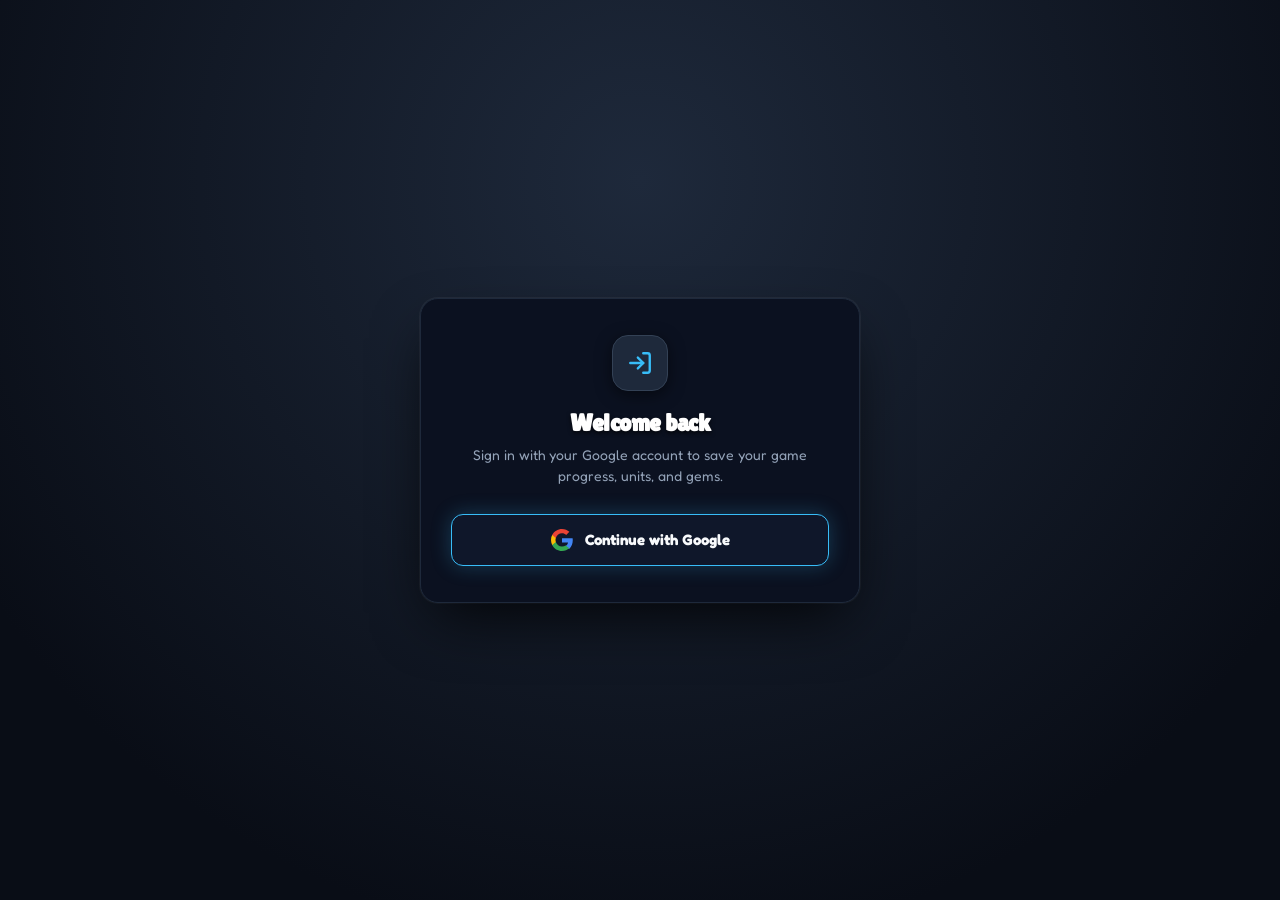
<file: index.html>
<!DOCTYPE html>
<html lang="en">
<head>
    <meta charset="UTF-8">
    <meta name="viewport" content="width=device-width, initial-scale=1.0, maximum-scale=1.0, user-scalable=no, shrink-to-fit=no">
    <title>TD</title>
        <link rel="preconnect" href="https://fonts.googleapis.com">
    <link rel="preconnect" href="https://fonts.gstatic.com" crossorigin>
    <link href="https://fonts.googleapis.com/css2?family=Fredoka:wght@400;500;600;700;800;900&family=Lilita+One&family=Luckiest+Guy&family=Plus+Jakarta+Sans:wght@500;600;700;800;900&display=swap" rel="stylesheet">
    <link rel="stylesheet" href="css/style.css?v=52">
</head>
<body>

    <!-- TOP HUD BAR -->
    <header class="top-hud">
        <div class="logo-wrap">
            <span style="font-size:22px;cursor:pointer;" onclick="UIController.switchTab('battle')">🛡️</span>
            <div class="logo-title" style="cursor:pointer;" onclick="UIController.switchTab('battle')">TD</div>
            <button class="nav-btn" data-tab="battle" style="margin-left:8px;padding:5px 14px;border-radius:6px;background:linear-gradient(180deg,#2563eb,#1d4ed8);color:#ffffff;border:1px solid #60a5fa;font-weight:900;cursor:pointer;box-shadow:0 0 10px rgba(37,99,235,0.5);" title="Go to Play/Story Stages">⚔️ PLAY</button>
            
            <!-- Player Account Level & EXP Bar Widget (Next to PLAY) -->
            <div class="player-hud-exp-widget" title="Player Account Level & EXP">
                <span class="player-hud-level-badge">🌟 Lv.<span id="hud-account-level">1</span></span>
                <div class="player-hud-exp-track">
                    <div id="hud-account-exp-fill" class="player-hud-exp-fill" style="width: 0%;"></div>
                    <span id="hud-account-exp-label" class="player-hud-exp-text">0 / 200 EXP</span>
                </div>
            </div>

            <span id="hud-vip-badge" class="vip-pill" style="display:none;">👑 VIP</span>
        </div>

        <div class="hud-currencies">
            <div class="currency-badge" title="Gems (Used for Summoning)">
                <svg width="20" height="20" viewBox="0 0 64 64" style="vertical-align:middle;display:inline-block;filter:drop-shadow(0 0 4px rgba(56,189,248,0.7));">
                    <polygon points="32,10 54,26 32,56 10,26" fill="#000000" stroke="#000000" stroke-width="4" stroke-linejoin="round"/>
                    <polygon points="32,12 52,26 32,54" fill="#0284c7"/>
                    <polygon points="32,12 12,26 32,54" fill="#0369a1"/>
                    <polygon points="32,12 42,26 32,54" fill="#38bdf8"/>
                    <polygon points="32,12 22,26 32,54" fill="#0ea5e9"/>
                    <polygon points="22,26 32,12 42,26" fill="#e0f2fe"/>
                    <line x1="32" y1="12" x2="32" y2="54" stroke="#ffffff" stroke-width="2"/>
                    <circle cx="32" cy="14" r="2" fill="#ffffff"/>
                </svg>
                <span id="hud-gems">0</span>
            </div>
            <div class="currency-badge" title="Summon Tickets (Used for Free Banner Pulls)">
                <svg width="20" height="20" viewBox="0 0 64 64" style="vertical-align:middle;display:inline-block;filter:drop-shadow(0 0 4px rgba(245,158,11,0.6));">
                    <g transform="rotate(-15 32 32)">
                        <rect x="12" y="18" width="40" height="28" rx="4" fill="#000000"/>
                        <rect x="14" y="20" width="36" height="24" rx="3" fill="#b45309"/>
                        <rect x="16" y="22" width="32" height="20" rx="2" fill="#f59e0b"/>
                        <circle cx="12" cy="32" r="4" fill="#0b0f19" stroke="#000000" stroke-width="2"/>
                        <circle cx="52" cy="32" r="4" fill="#0b0f19" stroke="#000000" stroke-width="2"/>
                        <circle cx="32" cy="32" r="6" fill="#fef3c7" stroke="#92400e" stroke-width="1.5"/>
                        <polygon points="32,28 33.5,31 36.5,31 34,33 35,36 32,34.5 29,36 30,33 27.5,31 30.5,31" fill="#d97706"/>
                    </g>
                </svg>
                <span id="hud-tickets">0</span>
            </div>
            <div class="currency-badge" title="Gold (Obtained strictly by selling units)">
                <svg width="20" height="20" viewBox="0 0 64 64" style="vertical-align:middle;display:inline-block;filter:drop-shadow(0 0 4px rgba(234,179,8,0.5));">
                    <g transform="translate(14, 28)">
                        <ellipse cx="14" cy="8" rx="13" ry="5" fill="#000000"/>
                        <path d="M1 8 L1 15 A13 5 0 0 0 27 15 L27 8 Z" fill="#713f12" stroke="#000000" stroke-width="2.5"/>
                        <ellipse cx="14" cy="8" rx="12" ry="4" fill="#eab308"/>
                    </g>
                    <g transform="translate(24, 28)">
                        <ellipse cx="14" cy="8" rx="13" ry="5" fill="#000000"/>
                        <path d="M1 8 L1 15 A13 5 0 0 0 27 15 L27 8 Z" fill="#713f12" stroke="#000000" stroke-width="2.5"/>
                        <ellipse cx="14" cy="8" rx="12" ry="4" fill="#eab308"/>
                    </g>
                    <g transform="translate(18, 14)">
                        <path d="M1 18 L1 26 A14 6 0 0 0 29 26 L29 18 Z" fill="#854d0e" stroke="#000000" stroke-width="2.5"/>
                        <ellipse cx="15" cy="18" rx="13" ry="5" fill="#ca8a04"/>
                        <path d="M1 11 L1 18 A14 6 0 0 0 29 18 L29 11 Z" fill="#a16207" stroke="#000000" stroke-width="2.5"/>
                        <ellipse cx="15" cy="11" rx="13" ry="5" fill="#eab308"/>
                        <path d="M1 4 L1 11 A14 6 0 0 0 29 11 L29 4 Z" fill="#ca8a04" stroke="#000000" stroke-width="2.5"/>
                        <ellipse cx="15" cy="4" rx="14" ry="6" fill="#000000"/>
                        <ellipse cx="15" cy="4" rx="12" ry="5" fill="#facc15"/>
                        <ellipse cx="15" cy="4" rx="9" ry="3.5" fill="#fef08a"/>
                    </g>
                </svg>
                <span id="hud-gold">0</span>
            </div>
            <div class="currency-badge" title="Trait Reroll Tokens (Used at the Trait Altar)">
                <svg width="20" height="20" viewBox="0 0 64 64" style="vertical-align:middle;display:inline-block;filter:drop-shadow(0 0 5px rgba(192,132,252,0.8));">
                    <path d="M14 44 C10 32, 16 16, 32 12 C48 8, 54 22, 50 36 C46 50, 26 54, 18 46" fill="none" stroke="#c084fc" stroke-width="3" stroke-linecap="round" opacity="0.8"/>
                    <g transform="rotate(-15 32 32)">
                        <polygon points="32,6 50,26 32,58 14,38" fill="#000000" stroke="#000000" stroke-width="4" stroke-linejoin="round"/>
                        <polygon points="32,8 48,26 32,56" fill="#7e22ce"/>
                        <polygon points="32,8 16,38 32,56" fill="#581c87"/>
                        <polygon points="32,8 38,28 32,56" fill="#a855f7"/>
                        <polygon points="32,8 24,34 32,56" fill="#6b21a8"/>
                        <polygon points="24,34 32,8 38,28" fill="#c084fc"/>
                        <polygon points="32,16 35,28 32,46 29,32" fill="#f3e8ff" opacity="0.9"/>
                        <line x1="32" y1="8" x2="32" y2="56" stroke="#ffffff" stroke-width="2"/>
                    </g>
                </svg>
                <span id="hud-trait-rr">0</span>
            </div>
            <div id="hud-sync-status" class="currency-badge" title="Cloud / Save Status">
                <span>● Cloud Synced</span>
            </div>
            <button id="hud-user-account-btn" onclick="UIController.openAuthModal()" class="currency-badge" style="cursor:pointer;background:#1e293b;border:1px solid #38bdf8;color:#f8fafc;font-size:12px;font-weight:700;display:inline-flex;align-items:center;gap:6px;" title="Google Account & Profile Manager">
                <span>👤</span>
                <span id="hud-user-name">Sign In</span>
            </button>
            <button onclick="UIController.openSettingsModal()" class="currency-badge" style="cursor:pointer;background:#334155;border:1px solid #475569;color:#f8fafc;font-size:16px;" title="Game Settings">⚙️</button>
            <button onclick="AudioService.toggleMute(); this.textContent = AudioService.muted ? '🔇' : '🔊';" class="currency-badge" style="cursor:pointer;border:none;">
                🔊
            </button>
        </div>
    </header>

    <!-- NAVIGATION TABS -->
    <nav class="nav-bar">
        <button class="nav-btn active" data-tab="battle">⚔️ PLAY</button>
        <button class="nav-btn" data-tab="challenges">🏆 CHALLENGES</button>
        <button class="nav-btn" data-tab="summon">🎴 SUMMON</button>
        <button class="nav-btn" data-tab="inventory">👥 UNITS</button>
        <button class="nav-btn" data-tab="crafting">🔨 CRAFT</button>
        <button class="nav-btn" data-tab="evolution">🧬 EVOLUTION</button>
        <button class="nav-btn" data-tab="items">🎒 ITEMS</button>
        <button class="nav-btn" data-tab="index">📖 INDEX</button>
        <button class="nav-btn" data-tab="traits">🔮 TRAITS</button>
        <button class="nav-btn" data-tab="shop">🛒 GOLD SHOP</button>
        <button class="nav-btn" data-tab="gemshop">💎 GEM SHOP</button>
        <button class="nav-btn" data-tab="quests">📜 QUESTS</button>
        <button class="nav-btn" data-tab="codes">🎁 CODES</button>
        <button class="nav-btn" data-tab="chatbot">🤖 AI BOT</button>
        <button class="nav-btn" data-tab="wiki">📚 WIKI</button>
    </nav>

    <!-- LOBBY VIEW -->
    <div id="lobby-view" class="main-content">
        <!-- TAB: STAGES / BATTLE -->
        <div id="tab-battle" class="tab-pane active">
            <div id="stages-container"></div>
        </div>

        <!-- TAB: CHALLENGES (DAILY 30 WAVES & HALF HOURLY 15 WAVES) -->
        <div id="tab-challenges" class="tab-pane">
            <div class="mode-header">
                <h2>🏆 CHALLENGES</h2>
                <p>Beat the stage to earn rewards! You must have the corresponding Story Act unlocked to play.</p>
            </div>
            <div id="challenges-grid-container" style="display:grid;grid-template-columns:repeat(auto-fit, minmax(340px, 1fr));gap:20px;max-width:900px;margin:0 auto;"></div>
        </div>

        <!-- TAB: SUMMON BANNERS -->
        <div id="tab-summon" class="tab-pane">
            <div class="mode-header">
                <h2>🎴 SUMMON BANNERS</h2>
                <p>Featured summon probabilities & pity counter. VIP members enjoy a 20% Gem discount!</p>
            </div>
            <div id="banners-container"></div>
        </div>

        <!-- TAB: UNITS INVENTORY -->
        <div id="tab-inventory" class="tab-pane">
            <div class="mode-header">
                <h2>👥 UNIT COLLECTION & EQUIPPED TEAM</h2>
                <p>Equip up to 6 unique units on your battle team. Selling units is the ONLY way to earn Gold!</p>
            </div>

            <!-- EQUIPPED TEAM LOADOUT CONTAINER -->
            <div id="team-loadout-container"></div>

            <!-- UNIT SEARCH & FILTER TOOLBAR -->
            <div class="unit-toolbar">
                <div class="search-input-wrap">
                    <span class="search-icon">🔍</span>
                    <input type="text" id="unit-search-input" placeholder="Search units by name, element, trait, placement..." oninput="UIController.renderInventory()">
                    <button class="clear-search-btn" onclick="document.getElementById('unit-search-input').value = ''; UIController.renderInventory();" title="Clear search">✕</button>
                </div>
                
                <div class="filter-controls">
                    <select id="unit-rarity-filter" onchange="UIController.renderInventory()">
                        <option value="all">All Rarities</option>
                        <option value="Secret">Secret</option>
                        <option value="Mythic">Mythic</option>
                        <option value="Legendary">Legendary</option>
                        <option value="Epic">Epic</option>
                        <option value="Rare">Rare</option>
                    </select>

                    <select id="unit-sort-filter" onchange="UIController.renderInventory()">
                        <option value="rarity">Sort by: Rarity (Highest First)</option>
                        <option value="level">Sort by: Level</option>
                        <option value="name">Sort by: Name (A-Z)</option>
                        <option value="newest">Sort by: Recently Obtained</option>
                    </select>
                </div>
            </div>
            <div id="unit-count-display" style="font-size:12px;color:var(--text-muted);margin-bottom:12px;"></div>

            <div id="inventory-units-container" class="inv-grid"></div>
        </div>

        <!-- TAB: CRAFTING WORKSHOP -->
        <div id="tab-crafting" class="tab-pane">
            <div class="mode-header">
                <h2>🔨 CRAFTING WORKSHOP</h2>
                <p>Forge Evolution Items from Star Fruits, convert and fuse Star Fruits, and craft powerful Relics from Relic Shards!</p>
            </div>
            <div id="crafting-container"></div>
        </div>

        <!-- TAB: EVOLUTION ALTAR -->
        <div id="tab-evolution" class="tab-pane">
            <div class="mode-header">
                <h2>🧬 EVOLUTION ALTAR</h2>
                <p>Awaken your units into their supreme evolved forms! Collect required evolution materials from Legend Stages, Gem Shop, and Crafting.</p>
            </div>
            <div id="evolution-container" style="max-width:800px;margin:0 auto;"></div>
        </div>

        <!-- TAB: ITEMS & MATERIALS INVENTORY -->
        <div id="tab-items" class="tab-pane">
            <div class="mode-header">
                <h2>🎒 ITEMS & MATERIALS</h2>
                <p>View all your stored Food, Evolution Star Fruits, and Consumables.</p>
            </div>
            <div id="items-inventory-container"></div>
        </div>

        <!-- TAB: UNIT & ENEMY INDEX -->
        <div id="tab-index" class="tab-pane">
            <div class="mode-header">
                <h2>📖 UNIT & ENEMY INDEX</h2>
                <p>Track your collection. Claim Gem rewards for every unit and enemy unlocked, plus 500 Gems and 5 Trait RRs for World 1 completion!</p>
            </div>
            <div class="index-subnav" style="display:flex;gap:12px;margin-bottom:18px;">
                <button class="stage-btn" id="btn-subnav-units" onclick="UIController.setIndexSubtab('units')">👥 Unit Index</button>
                <button class="stage-btn" id="btn-subnav-enemies" onclick="UIController.setIndexSubtab('enemies')">👾 Enemy Index</button>
            </div>
            <div id="index-display-container"></div>
        </div>

        <!-- TAB: TRAIT TEMPLE -->
        <div id="tab-traits" class="tab-pane">
            <div class="mode-header">
                <h2>🔮 TRAIT ALTAR</h2>
                <p>Awaken hidden power with exact 100% probability distribution. Consumes 🔮 1 Trait RR token per roll.</p>
            </div>
            <div id="trait-altar-container"></div>
            <h3 style="color:#facc15;margin-top:24px;text-align:center;">📜 Trait Chances</h3>
            <div id="trait-probability-table"></div>
        </div>

        <!-- TAB: GOLD SHOP -->
        <div id="tab-shop" class="tab-pane">
            <div class="mode-header">
                <h2>🛒 THE GOLD SHOP</h2>
                <p>Stock refreshes daily at 7:00 AM Thailand time (Asia/Bangkok). Star Fruits have a 3/day purchase limit.</p>
            </div>
            
            <h3 class="shop-section-title">🍙 Food (Unit EXP Only)</h3>
            <div id="shop-food-grid" class="shop-grid"></div>

            <h3 class="shop-section-title">⭐ Evolution Materials (Star Fruits - Max 3/day)</h3>
            <div id="shop-mats-grid" class="shop-grid"></div>

            <h3 class="shop-section-title">👑 Game Passes (0.5% Daily Restock Chance)</h3>
            <div id="shop-passes-grid" class="shop-grid"></div>
        </div>

        <!-- TAB: GEM SHOP -->
        <div id="tab-gemshop" class="tab-pane">
            <div class="mode-header">
                <h2>💎 THE GEM SHOP</h2>
                <p>Curated hourly stock: 3 random items rotated every hour (1x purchase limit each). Features Star Fruits and the elusive 🧪 Luck Potion (+25% Summon Luck)!</p>
                <div style="font-size:13px;color:#38bdf8;font-weight:800;margin-top:6px;">
                    Hourly Rotation: <span id="gemshop-timer" style="color:#facc15;">--:--:--</span>
                </div>
            </div>
            
            <div id="gemshop-grid" class="shop-grid" style="max-width:900px;margin:20px auto;"></div>
        </div>

        <!-- TAB: QUESTS -->
        <div id="tab-quests" class="tab-pane">
            <div class="mode-header">
                <h2>📜 STORY QUESTS</h2>
                <p>Clear Story Mode acts to claim Gem rewards! (Acts drop Food during battle).</p>
            </div>
            <div id="quests-list-container"></div>
        </div>

        <!-- TAB: PROMO CODES -->
        <div id="tab-codes" class="tab-pane">
            <div class="mode-header">
                <h2>🎁 PROMO CODES</h2>
                <p>Redeem secret codes for free Gems, Gold, Star Fruits, and Trait RRs!</p>
            </div>
            <div class="codes-card" style="max-width:550px;margin:0 auto;background:var(--card-bg);border:1px solid var(--card-border);border-radius:12px;padding:24px;">
                <div style="display:flex;gap:10px;">
                    <input type="text" id="promo-code-input" placeholder="ENTER CODE HERE..." style="flex:1;padding:12px;background:#090d16;color:#fff;border:2px solid #3b82f6;border-radius:8px;font-size:16px;text-transform:uppercase;font-weight:700;">
                    <button class="tactile-green-btn" style="width:130px;height:48px;font-size:15px;" onclick="UIController.redeemPromoCode()">Redeem</button>
                </div>
                <div id="promo-code-msg" style="margin-top:12px;font-weight:700;font-size:13px;display:none;"></div>
                
                <div style="margin-top:24px;border-top:1px solid rgba(255,255,255,0.1);padding-top:16px;">
                    <h4 style="color:#facc15;margin-bottom:8px;">Active Promo Codes:</h4>
                    <div id="active-codes-list" style="font-size:12px;color:#94a3b8;line-height:1.8;"></div>
                </div>
            </div>

            <!-- CREATOR CODE STUDIO (Exclusively for thabpanaphat.p2031@icsn.ac.th) -->
            <div id="creator-code-studio-area" style="max-width:760px;margin:24px auto 0 auto;"></div>
        </div>


        <!-- TAB: AI CHATBOT -->
        <div id="tab-chatbot" class="tab-pane">
            <div class="mode-header">
                <h2>🤖 TOWER DEFENSE AI GUIDE</h2>
                <p>Ask anything about game mechanics, evolution recipes, star fruits, traits, farming, or story stages!</p>
            </div>
            
            <div class="chatbot-container" style="max-width:760px;margin:0 auto;background:#0f172a;border:2px solid #38bdf8;border-radius:14px;display:flex;flex-direction:column;height:550px;box-shadow:0 0 25px rgba(56,189,248,0.25);overflow:hidden;">
                <!-- Chatbot Suggestions Bar -->
                <div style="background:#1e293b;border-bottom:1px solid #334155;padding:10px 14px;display:flex;gap:8px;overflow-x:auto;">
                    <button class="chat-prompt-pill" onclick="UIController.sendChatbotQuery('How do I get Star Fruits?')">⭐ Star Fruits?</button>
                    <button class="chat-prompt-pill" onclick="UIController.sendChatbotQuery('How do I evolve Void Assassin?')">🧬 Evolution?</button>
                    <button class="chat-prompt-pill" onclick="UIController.sendChatbotQuery('Where do I get Food?')">🍙 Food?</button>
                    <button class="chat-prompt-pill" onclick="UIController.sendChatbotQuery('What are Farm units and Yen?')">💰 Farm Units?</button>
                    <button class="chat-prompt-pill" onclick="UIController.sendChatbotQuery('How do Trait Rerolls work?')">🔮 Trait Altar?</button>
                    <button class="chat-prompt-pill" onclick="UIController.sendChatbotQuery('What are the active codes?')">🎁 Promo Codes?</button>
                </div>

                <!-- Chat Messages Scroll Area -->
                <div id="chatbot-messages" style="flex:1;padding:16px;overflow-y:auto;display:flex;flex-direction:column;gap:14px;"></div>

                <!-- Chat Input Form -->
                <form id="chatbot-form" onsubmit="event.preventDefault(); UIController.submitChatbotMessage();" style="display:flex;gap:8px;padding:12px;background:#1e293b;border-top:1px solid #334155;">
                    <input type="text" id="chatbot-input" placeholder="Type a question about Tower Defense (e.g. How to get Star Fruits?)..." style="flex:1;background:#090d16;color:#fff;border:1px solid #475569;border-radius:8px;padding:10px 14px;font-size:14px;">
                    <button type="submit" style="background:linear-gradient(180deg,#2563eb,#1d4ed8);color:#fff;border:1px solid #60a5fa;border-radius:8px;padding:10px 20px;font-weight:900;cursor:pointer;">Send 🚀</button>
                </form>
            </div>
        </div>

        <!-- TAB: GAME WIKI -->
        <div id="tab-wiki" class="tab-pane">
            <div class="mode-header">
                <h2>📚 TOWER DEFENSE WIKI</h2>
                <p>Complete official encyclopedia of all heroes, traits, evolution materials, food, enemies, and core mechanics.</p>
            </div>

            <!-- Wiki Sub-Navigation -->
            <div style="display:flex;justify-content:center;flex-wrap:wrap;gap:8px;margin-bottom:20px;">
                <button class="wiki-subnav-btn active" data-wiki-cat="units" onclick="WikiController.setCategory('units')">👥 Units</button>
                <button class="wiki-subnav-btn" data-wiki-cat="traits" onclick="WikiController.setCategory('traits')">🔮 Traits</button>
                <button class="wiki-subnav-btn" data-wiki-cat="crafting" onclick="WikiController.setCategory('crafting')">🔨 Crafting & Relics</button>
                <button class="wiki-subnav-btn" data-wiki-cat="materials" onclick="WikiController.setCategory('materials')">⭐ Star Fruits</button>
                <button class="wiki-subnav-btn" data-wiki-cat="food" onclick="WikiController.setCategory('food')">🍙 Food</button>
                <button class="wiki-subnav-btn" data-wiki-cat="enemies" onclick="WikiController.setCategory('enemies')">👾 Enemies & Bosses</button>
                <button class="wiki-subnav-btn" data-wiki-cat="mechanics" onclick="WikiController.setCategory('mechanics')">⚙️ Mechanics</button>
                <button class="wiki-subnav-btn" data-wiki-cat="tierlist" onclick="WikiController.setCategory('tierlist')">🏆 Tier List</button>
                <button class="wiki-subnav-btn" data-wiki-cat="dps_calc" onclick="WikiController.setCategory('dps_calc')">🧮 DPS Calculator</button>
                <button class="wiki-subnav-btn" data-wiki-cat="codes" onclick="WikiController.setCategory('codes')">🎁 Promo Codes</button>
            </div>

            <div id="wiki-content-area"></div>
        </div>
    </div>

    <!-- IN-BATTLE VIEW -->
    <div id="battle-view">
        <div class="battle-top-hud">
            <div>❤️ Base: <span id="battle-base-hp" style="color:#22c55e;">3/3</span></div>
            <div style="display:flex;align-items:center;gap:5px;">
                <span id="hud-yen-icon">
                    <svg width="18" height="18" viewBox="0 0 24 24" style="vertical-align:middle;">
                        <circle cx="12" cy="12" r="11" fill="#eab308" stroke="#ca8a04" stroke-width="1.5"/>
                        <path d="M7 6 L12 13 L17 6 M12 13 L12 20 M8 14.5 L16 14.5 M8 17 L16 17" stroke="#451a03" stroke-width="2" stroke-linecap="round"/>
                    </svg>
                </span>
                <span>Yen:</span>
                <span id="battle-yen" style="color:#facc15;font-weight:900;">3,000 ¥</span>
            </div>
            <div>🌊 Wave: <span id="battle-wave">1/15</span></div>
            <div style="display:flex;align-items:center;gap:6px;">
                <button id="battle-pause-btn" onclick="UIController.toggleBattlePause()" style="background:linear-gradient(180deg,#334155,#1e293b);color:#f8fafc;border:1px solid #475569;padding:6px 14px;border-radius:6px;cursor:pointer;font-weight:800;font-size:12.5px;box-shadow:0 2px 4px rgba(0,0,0,0.3);">⏸️ Pause</button>
                <button id="battle-speed-btn" onclick="UIController.toggleGameSpeed()" style="background:linear-gradient(180deg,#2563eb,#1d4ed8);color:#f8fafc;border:1px solid #60a5fa;padding:6px 14px;border-radius:6px;cursor:pointer;font-weight:800;font-size:12.5px;box-shadow:0 2px 8px rgba(37,99,235,0.35);">1x Speed</button>
                <button id="battle-exit-btn" onclick="UIController.confirmExitBattle()" style="background:linear-gradient(180deg,#dc2626,#991b1b);color:#ffffff;border:1px solid #f87171;padding:6px 16px;border-radius:6px;cursor:pointer;font-weight:900;font-size:12.5px;display:inline-flex;align-items:center;gap:4px;box-shadow:0 2px 8px rgba(220,38,38,0.45);transition:all 0.1s ease;">🚪 Exit</button>
            </div>
        </div>

        <!-- READY / PREPARATION BANNER -->
        <div id="battle-ready-banner" style="display:none;position:absolute;top:60px;left:50%;transform:translateX(-50%);background:rgba(15,23,42,0.95);border:2px solid #22c55e;box-shadow:0 0 24px rgba(34,197,94,0.55);border-radius:12px;padding:12px 24px;z-index:100;align-items:center;gap:18px;backdrop-filter:blur(8px);">
            <div>
                <div style="font-size:14px;color:#f8fafc;font-weight:800;">
                    ⏳ PREPARATION TIME: <span id="battle-ready-timer" style="color:#facc15;font-size:18px;font-weight:900;">60s</span>
                </div>
                <div style="font-size:11px;color:#94a3b8;">Place your towers and build your defense before Wave 1 starts!</div>
            </div>
            <button id="battle-ready-btn" onclick="CombatEngine.startBattleWaves()" style="background:linear-gradient(180deg,#16a34a,#15803d);color:#fff;border:1px solid #4ade80;padding:8px 20px;border-radius:8px;font-size:14px;font-weight:900;cursor:pointer;box-shadow:0 0 12px rgba(34,197,94,0.6);">
                ⚔️ READY (START)
            </button>
        </div>

        <div class="canvas-container">
            <canvas id="battleCanvas" width="800" height="500"></canvas>
            <!-- Placed Unit Inspector -->
            <div id="unit-inspector-panel" class="unit-inspector"></div>
        </div>

        <div class="battle-bottom-hud">
            <div style="font-size:11px;color:#94a3b8;margin-bottom:4px;">DEPLOY DEFENDERS (Click unit, then click valid Ground or Hill tile):</div>
            <div id="battle-deployment-bar" class="deployment-bar"></div>
        </div>
    </div>

    <!-- FULLSCREEN CINEMATIC SUMMON THEATRE -->
    <div id="summon-theatre-modal" class="fullscreen-theatre" style="display:none;" onclick="UIController.onSummonTheatreClick(event)">
        <button class="theatre-skip-btn" onclick="UIController.skipSummonAnimation(event)">Skip ⏭</button>
        
        <!-- Phase 1 & 2: Floating & Interactive Cracking Celestial Star -->
        <div id="theatre-star-stage" class="star-stage">
            <div id="theatre-star-container" class="celestial-star-wrap" onclick="UIController.handleStarClick(event)">
                <svg id="theatre-star-svg" viewBox="-25 -25 150 150" class="celestial-star-svg" style="overflow:visible;">
                    <defs>
                        <radialGradient id="starGlowGrad" cx="50%" cy="50%" r="50%">
                            <stop offset="0%" stop-color="#ffffff" />
                            <stop offset="30%" stop-color="#fef08a" />
                            <stop offset="70%" stop-color="#facc15" />
                            <stop offset="100%" stop-color="#d97706" />
                        </radialGradient>
                        <linearGradient id="facetGrad1" x1="0" y1="0" x2="1" y2="1">
                            <stop offset="0%" stop-color="#ffffff" stop-opacity="0.6"/>
                            <stop offset="100%" stop-color="#ca8a04" stop-opacity="0.2"/>
                        </linearGradient>
                        <linearGradient id="facetGrad2" x1="1" y1="0" x2="0" y2="1">
                            <stop offset="0%" stop-color="#fef08a" stop-opacity="0.5"/>
                            <stop offset="100%" stop-color="#78350f" stop-opacity="0.3"/>
                        </linearGradient>
                    </defs>
                    <!-- Ambient Starlight Glow -->
                    <circle cx="50" cy="50" r="48" fill="rgba(250, 204, 21, 0.3)" />

                    <!-- Golden Star Base Silhouette -->
                    <polygon points="50,2 64,35 98,35 71,56 81,90 50,68 19,90 29,56 2,35 36,35" fill="url(#starGlowGrad)" stroke="#ffffff" stroke-width="2.5" stroke-linejoin="round" />

                    <!-- 3D Faceted Crystal Shading Lines -->
                    <line x1="50" y1="50" x2="50" y2="2" stroke="#ffffff" stroke-width="2" />
                    <line x1="50" y1="50" x2="98" y2="35" stroke="#ffffff" stroke-width="2" />
                    <line x1="50" y1="50" x2="81" y2="90" stroke="#ca8a04" stroke-width="2" />
                    <line x1="50" y1="50" x2="19" y2="90" stroke="#ca8a04" stroke-width="2" />
                    <line x1="50" y1="50" x2="2" y2="35" stroke="#ffffff" stroke-width="2" />

                    <polygon points="50,50 50,2 64,35" fill="url(#facetGrad1)" />
                    <polygon points="50,50 98,35 71,56" fill="url(#facetGrad2)" />
                    <polygon points="50,50 81,90 50,68" fill="url(#facetGrad1)" />
                    <polygon points="50,50 19,90 29,56" fill="url(#facetGrad2)" />
                    <polygon points="50,50 2,35 36,35" fill="url(#facetGrad1)" />

                    <!-- Glowing Neon Cracks Group -->
                    <g id="star-crack-lines" class="crack-lines-group" style="opacity:0;transition:opacity 0.3s;">
                        <path d="M50,12 L48,36 L56,46 L44,60 L50,70" stroke="#ffffff" stroke-width="3.5" fill="none" stroke-linecap="round" />
                        <path d="M48,36 L24,40" stroke="#38bdf8" stroke-width="3" fill="none" />
                        <path d="M56,46 L76,44" stroke="#38bdf8" stroke-width="3" fill="none" />
                        <path d="M44,60 L28,76" stroke="#f472b6" stroke-width="3" fill="none" />
                        <path d="M44,60 L68,74" stroke="#f472b6" stroke-width="3" fill="none" />
                    </g>
                </svg>
            </div>
            <div id="theatre-status-text" class="theatre-status-text">✨ Tap the Celestial Star to Crack it! ✨</div>
        </div>

        <!-- Phase 3: Step-by-Step Individual Unit Reveal (Unit Model Showcase, No Box) -->
        <div id="theatre-card-stage" class="card-stage" style="display:none;">
            <div id="theatre-unit-card" class="theatre-unit-showcase">
                <!-- Dynamically populated unit showcase -->
            </div>
            <div class="theatre-click-hint">
                <span id="theatre-card-counter">Unit 1 of 10</span> • Click anywhere to reveal next unit
            </div>
        </div>


    </div>

    <!-- MODAL: SUMMON RESULTS -->
    <div id="summon-result-modal" class="modal-overlay">
        <div class="modal-content">
            <button class="modal-close-btn">&times;</button>
            <h2 style="text-align:center;color:#38bdf8;margin-bottom:12px;">✨ SUMMON RESULTS ✨</h2>
            <div id="summon-result-grid" class="summon-grid"></div>
            <div style="text-align:center;margin-top:20px;">
                <button class="stage-btn special-btn" style="width:160px;" onclick="UIController.closeAllModals()">Awesome!</button>
            </div>
        </div>


    </div>

    <!-- MODAL: SUMMON RATES BY RARITY (IMAGE 2 REPLICA) -->
    <div id="summon-rates-modal" class="modal-overlay">
        <div class="modal-content rates-modal-content">
            <button class="modal-close-btn" onclick="UIController.closeAllModals()">&times;</button>
            <h2 class="rates-modal-title">Summon rates by rarity</h2>
            <p class="rates-modal-subtitle">Summon for the newest units! New units in this banner will no longer appear in the Legacy banner. Featured units have a much higher chance to be pulled!</p>
            
            <div class="rates-shiny-pill">
                <span>Shiny Chance (All Units):</span> <b>1%</b>
            </div>

            <div id="rates-breakdown-container" class="rates-breakdown-list">
                <!-- Dynamically populated per rarity and character -->
            </div>

            <div style="text-align:center;margin-top:24px;">
                <button class="tactile-green-btn rates-close-btn" onclick="UIController.closeAllModals()">Close</button>
            </div>
        </div>


    </div>

    <!-- MODAL: FEED UNIT EXP -->
    <div id="feed-unit-modal" class="modal-overlay">
        <div class="modal-content">
            <button class="modal-close-btn">&times;</button>
            <div id="feed-unit-body"></div>
        </div>
    </div>

    <!-- MODAL: MATCH RESULT -->
    <div id="match-result-modal" class="modal-overlay">
        <div class="modal-content">
            <div id="match-result-body"></div>
        </div>
    </div>

    <!-- MODAL: GAME SETTINGS -->
    <div id="settings-modal" class="modal-overlay" style="display:none;">
        <div class="modal-content" style="max-width:440px;background:#0f172a;border:2px solid #38bdf8;border-radius:14px;padding:22px;box-shadow:0 0 30px rgba(56,189,248,0.35);">
            <div style="display:flex;justify-content:space-between;align-items:center;margin-bottom:16px;">
                <h3 style="margin:0;font-size:18px;color:#38bdf8;font-weight:900;">⚙️ GAME SETTINGS</h3>
                <button class="modal-close-btn" onclick="UIController.closeAllModals()">&times;</button>
            </div>

            <div style="display:flex;flex-direction:column;gap:14px;font-size:13px;color:#e2e8f0;">
                <!-- AUTO SELL ON SUMMON -->
                <div style="background:#1e293b;border-radius:8px;padding:12px;border:1px solid #334155;">
                    <div style="font-weight:800;color:#facc15;margin-bottom:8px;">💰 Auto-Sell on Summon</div>
                    <label style="display:flex;align-items:center;gap:8px;margin-bottom:6px;cursor:pointer;">
                        <input type="checkbox" id="setting-auto-sell-rare" onchange="UIController.toggleSetting('autoSellRare', this.checked)">
                        <span>Auto-Sell Rare Units (+🪙100 Gold)</span>
                    </label>
                    <label style="display:flex;align-items:center;gap:8px;margin-bottom:6px;cursor:pointer;">
                        <input type="checkbox" id="setting-auto-sell-epic" onchange="UIController.toggleSetting('autoSellEpic', this.checked)">
                        <span>Auto-Sell Epic Units (+🪙300 Gold)</span>
                    </label>
                    <label style="display:flex;align-items:center;gap:8px;cursor:pointer;">
                        <input type="checkbox" id="setting-auto-sell-leg" onchange="UIController.toggleSetting('autoSellLegendary', this.checked)">
                        <span>Auto-Sell Legendary Units (+🪙1,000 Gold)</span>
                    </label>
                </div>

                <!-- BATTLE SETTINGS -->
                <div style="background:#1e293b;border-radius:8px;padding:12px;border:1px solid #334155;">
                    <div style="font-weight:800;color:#38bdf8;margin-bottom:8px;">⚔️ Battle & Wave Settings</div>
                    <label style="display:flex;align-items:center;gap:8px;margin-bottom:10px;cursor:pointer;">
                        <input type="checkbox" id="setting-auto-skip" onchange="UIController.toggleSetting('autoSkipWave', this.checked)">
                        <span>Auto Skip Wave</span>
                    </label>

                    <div style="display:flex;align-items:center;justify-content:space-between;">
                        <span>Default Battle Speed:</span>
                        <select id="setting-default-speed" onchange="UIController.toggleSetting('defaultSpeed', parseInt(this.value))" style="background:#0f172a;color:#fff;border:1px solid #475569;border-radius:6px;padding:4px 10px;font-weight:700;">
                            <option value="1">1x Speed</option>
                            <option value="2">2x Speed</option>
                            <option value="3">3x Speed</option>
                        </select>
                    </div>
                </div>

                <!-- AUDIO SETTINGS -->
                <div style="background:#1e293b;border-radius:8px;padding:12px;border:1px solid #334155;">
                    <div style="font-weight:800;color:#a855f7;margin-bottom:8px;">🔊 Audio Settings</div>
                    <label style="display:flex;align-items:center;gap:8px;cursor:pointer;">
                        <input type="checkbox" id="setting-sfx-mute" onchange="UIController.toggleAudioMute(this.checked)">
                        <span>Mute Sound Effects & Music</span>
                    </label>
                </div>
            </div>

            <button onclick="UIController.resetSettingsToDefault()" style="width:100%;margin-top:12px;background:#334155;color:#e2e8f0;border:1px solid #475569;padding:9px;border-radius:8px;font-weight:800;cursor:pointer;font-size:12.5px;">
                🔄 Reset Everything to Default
            </button>

            <button onclick="UIController.closeAllModals()" style="width:100%;margin-top:8px;background:#2563eb;color:#fff;border:none;padding:10px;border-radius:8px;font-weight:900;cursor:pointer;">
                Done
            </button>
        </div>
    </div>

    <!-- BOTTOM LEFT ACTIVE BUFFS HUD (VIP, SHINY HUNTER, LUCK POTION) -->
    <div id="active-buffs-hud" class="active-buffs-container"></div>

    <!-- MODAL: TRAIT REROLL WARNING CONFIRMATION -->
    <div id="trait-warning-modal" class="modal-overlay" style="display:none;z-index:9999;">
        <div class="modal-content" style="max-width:440px;background:#0f172a;border:2px solid #ef4444;border-radius:14px;padding:22px;text-align:center;box-shadow:0 0 35px rgba(239,68,68,0.5);">
            <div style="font-size:42px;margin-bottom:8px;">⚠️</div>
            <h3 style="margin:0;font-size:20px;color:#ef4444;font-weight:900;">PROTECTED TRAIT DETECTED</h3>
            <p id="trait-warning-desc" style="font-size:13.5px;color:#cbd5e1;margin:12px 0 20px;line-height:1.5;"></p>
            <div style="display:flex;gap:10px;justify-content:center;">
                <button id="trait-confirm-reroll-btn" class="danger-btn" style="flex:1;padding:12px;opacity:0.5;cursor:not-allowed;" disabled>
                    Confirm Reroll (5s)
                </button>
                <button onclick="UIController.closeAllModals()" class="ghost-btn" style="flex:1;padding:12px;">
                    Keep Current Trait
                </button>
            </div>
        </div>
    </div>

    <!-- UNIVERSAL CUSTOM CONFIRMATION MODAL (NO SLOPPY NATIVE DIALOGS) -->
    <div id="universal-confirm-modal" class="modal-overlay" style="display:none;position:fixed;top:0;left:0;width:100vw;height:100vh;background:rgba(2,6,23,0.85);backdrop-filter:blur(8px);z-index:999999;align-items:center;justify-content:center;padding:16px;box-sizing:border-box;">
        <div class="modal-content" style="max-width:440px;width:100%;background:linear-gradient(180deg,#1e293b 0%,#0f172a 100%);border:2px solid #3b82f6;border-radius:18px;padding:28px 24px;text-align:center;box-shadow:0 20px 50px rgba(0,0,0,0.8),0 0 35px rgba(59,130,246,0.35);animation:modalPop 0.2s cubic-bezier(0.16, 1, 0.3, 1);position:relative;">
            <div id="confirm-modal-icon" style="font-size:46px;margin-bottom:8px;line-height:1;">🚪</div>
            <h3 id="confirm-modal-title" style="font-family:'Lilita One',cursive;font-size:25px;color:#f8fafc;margin:0 0 10px 0;letter-spacing:0.5px;">Exit Battle?</h3>
            <p id="confirm-modal-message" style="font-size:14px;color:#94a3b8;line-height:1.6;margin:0 0 24px 0;">Are you sure you want to exit and return to the lobby? Your current match progress will be lost.</p>
            <div style="display:flex;gap:12px;justify-content:center;">
                <button id="confirm-modal-cancel-btn" style="flex:1;height:46px;font-size:15px;background:#334155;color:#f8fafc;border:1px solid #475569;border-radius:10px;cursor:pointer;font-weight:700;transition:all 0.15s ease;">Stay in Battle</button>
                <button id="confirm-modal-ok-btn" style="flex:1;height:46px;font-size:15px;background:linear-gradient(180deg,#ef4444,#dc2626);color:#ffffff;border:1px solid #f87171;border-radius:10px;cursor:pointer;font-weight:900;box-shadow:0 4px 14px rgba(239,68,68,0.45);transition:all 0.15s ease;">Exit Battle</button>
            </div>
        </div>
    </div>

    <!-- MODAL: UNIQUE TRAIT AWAKENING -->
    <div id="unique-awakening-modal" class="modal-overlay" style="display:none;background:rgba(2,6,23,0.96);z-index:99999;">
        <div class="modal-content unique-awakening-box" style="max-width:520px;background:radial-gradient(circle at center, #3b0764 0%, #0f172a 80%);border:3px solid #facc15;border-radius:20px;padding:32px 24px;text-align:center;box-shadow:0 0 70px rgba(250,204,21,0.6);">
            <div class="unique-crown-anim" style="margin-bottom:14px;">
                <svg width="110" height="90" viewBox="0 0 32 32" style="filter:drop-shadow(0 0 16px rgba(250,204,21,0.9));">
                    <defs>
                        <linearGradient id="uniqueCrownModalGrad" x1="0%" y1="0%" x2="100%" y2="100%">
                            <stop offset="0%" stop-color="#ff0055"/>
                            <stop offset="25%" stop-color="#ff9900"/>
                            <stop offset="50%" stop-color="#ffee00"/>
                            <stop offset="75%" stop-color="#00ff66"/>
                            <stop offset="100%" stop-color="#00ffff"/>
                        </linearGradient>
                    </defs>
                    <path d="M4,24 L28,24 L26,10 L20,17 L16,6 L12,17 L6,10 Z" fill="url(#uniqueCrownModalGrad)" stroke="#fff" stroke-width="1.2" stroke-linejoin="round"/>
                    <rect x="4" y="24" width="24" height="4" rx="1.5" fill="#f59e0b" stroke="#fff" stroke-width="0.8"/>
                    <circle cx="16" cy="6" r="2.2" fill="#facc15" stroke="#fff" stroke-width="0.6"/>
                    <circle cx="6" cy="10" r="1.8" fill="#facc15" stroke="#fff" stroke-width="0.6"/>
                    <circle cx="26" cy="10" r="1.8" fill="#facc15" stroke="#fff" stroke-width="0.6"/>
                    <circle cx="16" cy="18" r="2" fill="#ef4444"/>
                    <circle cx="11" cy="22" r="1.3" fill="#38bdf8"/>
                    <circle cx="21" cy="22" r="1.3" fill="#38bdf8"/>
                </svg>
            </div>
            <div style="font-size:13px;letter-spacing:3px;color:#facc15;font-weight:900;text-transform:uppercase;margin-bottom:6px;">⚡ DIVINE RARITY AWAKENED ⚡</div>
            <h1 class="mythic-rainbow-name" style="font-size:38px;margin:6px 0;letter-spacing:3px;">👑 UNIQUE 👑</h1>
            <div style="font-size:17px;color:#fde047;font-weight:800;margin:10px 0;">+300% Damage • -10% SPA • +10% Range</div>
            
            <button onclick="UIController.closeAllModals()" class="stage-btn normal-btn" style="width:200px;font-size:16px;font-weight:900;background:linear-gradient(180deg,#f59e0b,#d97706);border:2px solid #fef08a;margin:0 auto;box-shadow:0 0 20px rgba(245,158,11,0.7);">
                CLAIM POWER ✨
            </button>
        </div>
    </div>

    <!-- FULL PAGE: AUTHENTICATION & PLAYER PROFILE GATEWAY (BASE44 STYLE) -->
    <div id="auth-gateway-modal" style="display:none;position:fixed;top:0;left:0;width:100vw;height:100vh;background:#090d16;background-image:radial-gradient(circle at 50% 20%, #1e293b 0%, #090d16 80%);z-index:9999999;align-items:center;justify-content:center;overflow-y:auto;padding:24px 16px;box-sizing:border-box;">
        <div style="width:100%;max-width:440px;background:#0b1120;border:1px solid #1e293b;border-radius:18px;padding:36px 30px;box-shadow:0 25px 60px -15px rgba(0,0,0,0.85), 0 0 0 1px rgba(255,255,255,0.05);text-align:center;box-sizing:border-box;margin:auto;">
            <div id="auth-gateway-content">
                <!-- Populated dynamically by UIController.renderAuthModal() -->
            </div>
        </div>
    </div>

    <!-- FLOATING TOAST NOTIFICATION POPUPS (NON-BLOCKING) -->
    <div id="toast-container" class="toast-container"></div>

    <!-- INSTANT HOVER TOOLTIP -->
    <div id="custom-tooltip" class="custom-tooltip"></div>

    <!-- SCRIPTS -->
    <script src="js/engine/archerSprites.js?v=52"></script>
    <script src="js/engine/pixelSprites.js?v=52"></script>
    <script src="js/config/traits.js?v=52"></script>
    <script src="js/config/units.js?v=52"></script>
    <script src="js/config/enemies.js?v=52"></script>
    <script src="js/config/stages.js?v=52"></script>
    <script src="js/config/shop.js?v=52"></script>
    <script src="js/engine/timeService.js?v=52"></script>
    <script src="saveService.js?v=52" onerror="this.onerror=null;this.src='js/engine/saveService.js?v=52'"></script>
    <script src="js/engine/traitEngine.js?v=52"></script>
    <script src="js/engine/gachaEngine.js?v=52"></script>
    <script src="js/engine/audioService.js?v=52"></script>
    <script src="js/engine/combatEngine.js?v=52"></script>
    <script src="uiController.js?v=52" onerror="this.onerror=null;this.src='js/ui/uiController.js?v=52'"></script>
    <script src="js/engine/aiChatbot.js?v=52"></script>
    <script src="js/ui/wikiController.js?v=52"></script>

    <script>
        // Start game on load
        window.addEventListener("DOMContentLoaded", async () => {
            console.log("[PTD] Bootstrapping Pixel Tower Defense...");
            if (window.UIController && window.UIController.checkGoogleOAuthCallback) {
                window.UIController.checkGoogleOAuthCallback();
            }
            await window.SaveService.init();
            window.UIController.init();
            console.log("[PTD] Game ready!");
        });
    </script>

    <!-- Anti-Cheat and Anti-Zoom Protection -->
    <script>
        // Disable pinch and wheel zoom
        window.addEventListener('wheel', function(e) {
            if (e.ctrlKey) e.preventDefault();
        }, { passive: false });

        window.addEventListener('keydown', function(e) {
            // Prevent Ctrl +/-/0 zoom
            if (e.ctrlKey && (e.key === '+' || e.key === '-' || e.key === '=' || e.key === '0')) {
                e.preventDefault();
            }
            // Ban F12, Ctrl+Shift+I, Ctrl+Shift+J, Ctrl+Shift+C, Ctrl+U
            if (e.key === 'F12' || (e.ctrlKey && e.shiftKey && (e.key === 'I' || e.key === 'J' || e.key === 'C')) || (e.ctrlKey && e.key === 'u')) {
                e.preventDefault();
                return false;
            }
        });

        document.addEventListener('gesturestart', function(e) { e.preventDefault(); });
        document.addEventListener('touchmove', function(e) { if (e.touches.length > 1) e.preventDefault(); }, { passive: false });

        // Disable right-click context menu to prevent inspecting
        document.addEventListener('contextmenu', function(e) { e.preventDefault(); });

        // Ban eval
        window.eval = function() { throw new Error("Scripts prohibited"); };
    </script>

</body>
</html>
</file>
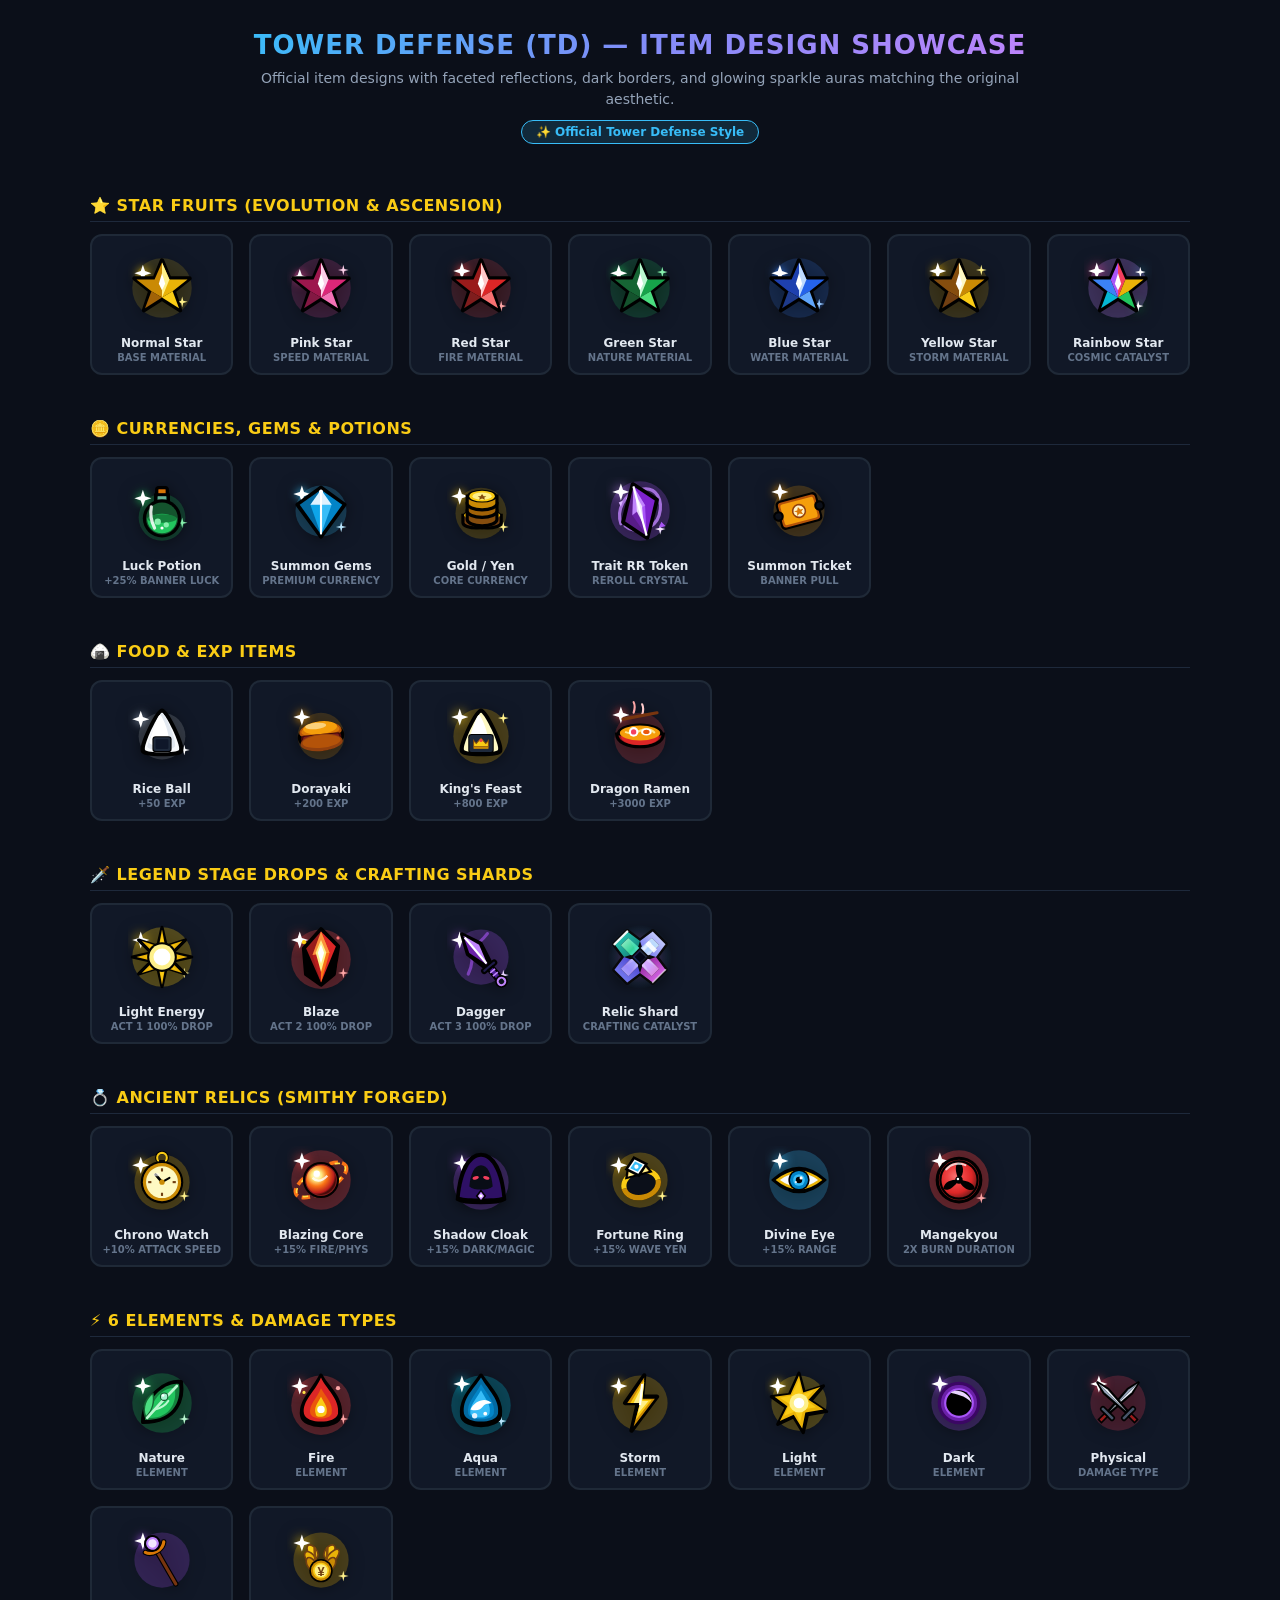
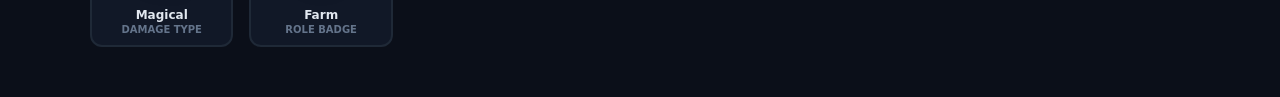
<file: design_showcase.html>
<!DOCTYPE html>
<html lang="en">
<head>
    <meta charset="UTF-8">
    <meta name="viewport" content="width=device-width, initial-scale=1.0">
    <title>Tower Defense - Official Item & UI Design Showcase</title>
    <style>
        * {
            box-sizing: border-box;
            margin: 0;
            padding: 0;
        }
        body {
            background-color: #0b0f19;
            color: #f8fafc;
            font-family: 'Segoe UI', system-ui, -apple-system, sans-serif;
            padding: 30px 20px;
            display: flex;
            flex-direction: column;
            align-items: center;
            min-height: 100vh;
        }
        header {
            text-align: center;
            margin-bottom: 28px;
            max-width: 800px;
        }
        h1 {
            font-size: 26px;
            font-weight: 900;
            letter-spacing: 1px;
            background: linear-gradient(135deg, #38bdf8, #818cf8, #c084fc);
            -webkit-background-clip: text;
            -webkit-text-fill-color: transparent;
            margin-bottom: 8px;
        }
        p.subtitle {
            color: #94a3b8;
            font-size: 14px;
            line-height: 1.5;
        }
        .reference-badge {
            display: inline-block;
            background: rgba(56, 189, 248, 0.15);
            border: 1px solid #38bdf8;
            color: #38bdf8;
            padding: 4px 14px;
            border-radius: 999px;
            font-size: 12px;
            font-weight: 700;
            margin-top: 10px;
        }
        .category-title {
            width: 100%;
            max-width: 1100px;
            font-size: 16px;
            font-weight: 800;
            color: #facc15;
            text-transform: uppercase;
            letter-spacing: 0.5px;
            margin: 24px 0 12px 0;
            padding-bottom: 6px;
            border-bottom: 1px solid #1e293b;
            display: flex;
            align-items: center;
            gap: 8px;
        }
        .grid {
            display: grid;
            grid-template-columns: repeat(auto-fill, minmax(130px, 1fr));
            gap: 16px;
            width: 100%;
            max-width: 1100px;
            margin-bottom: 20px;
        }
        .item-card {
            background: #111827;
            border: 2px solid #1f2937;
            border-radius: 12px;
            padding: 14px 8px 10px 8px;
            display: flex;
            flex-direction: column;
            align-items: center;
            justify-content: center;
            transition: transform 0.2s ease, border-color 0.2s ease, box-shadow 0.2s ease;
            position: relative;
        }
        .item-card:hover {
            transform: translateY(-4px) scale(1.04);
            border-color: #38bdf8;
            box-shadow: 0 8px 24px rgba(56, 189, 248, 0.25);
            background: #151e32;
        }
        .icon-container {
            width: 76px;
            height: 76px;
            display: flex;
            align-items: center;
            justify-content: center;
            margin-bottom: 8px;
        }
        .item-name {
            font-size: 12px;
            font-weight: 700;
            text-align: center;
            color: #e2e8f0;
            margin-top: 2px;
        }
        .item-type {
            font-size: 10px;
            color: #64748b;
            text-transform: uppercase;
            font-weight: 600;
            margin-top: 2px;
        }
        svg {
            filter: drop-shadow(0 2px 8px rgba(0,0,0,0.6));
        }
    </style>
</head>
<body>

    <header>
        <h1>TOWER DEFENSE (TD) — ITEM DESIGN SHOWCASE</h1>
        <p class="subtitle">Official item designs with faceted reflections, dark borders, and glowing sparkle auras matching the original aesthetic.</p>
        <div class="reference-badge">✨ Official Tower Defense Style</div>
    </header>

    <!-- SECTION 1: STAR FRUITS -->
    <div class="category-title">⭐ Star Fruits (Evolution & Ascension)</div>
    <div class="grid">
        
        <!-- Normal Star Fruit -->
        <div class="item-card">
            <div class="icon-container">
                <svg width="68" height="68" viewBox="0 0 64 64">
                    <circle cx="32" cy="32" r="28" fill="rgba(250, 204, 21, 0.15)"/>
                    <path d="M12 16 L14 10 L16 16 L22 18 L16 20 L14 26 L12 20 L6 18 Z" fill="#ffffff" filter="drop-shadow(0 0 4px #facc15)"/>
                    <path d="M50 44 L51 40 L52 44 L56 45 L52 46 L51 50 L50 46 L46 45 Z" fill="#fef08a"/>
                    <polygon points="32,6 39,23 58,23 43,35 49,53 32,42 15,53 21,35 6,23 25,23" fill="#000000" stroke="#000000" stroke-width="4" stroke-linejoin="round"/>
                    <polygon points="32,8 32,41 22,35 8,24 25,24" fill="#ca8a04"/>
                    <polygon points="32,41 32,8 39,24 56,24 42,35" fill="#eab308"/>
                    <polygon points="32,41 42,35 48,51 32,41" fill="#facc15"/>
                    <polygon points="32,41 22,35 16,51 32,41" fill="#a16207"/>
                    <polygon points="32,8 39,24 32,41" fill="#fef08a"/>
                    <polygon points="32,18 35,28 32,34 29,28" fill="#ffffff"/>
                </svg>
            </div>
            <div class="item-name">Normal Star</div>
            <div class="item-type">Base Material</div>
        </div>

        <!-- Pink Star Fruit -->
        <div class="item-card">
            <div class="icon-container">
                <svg width="68" height="68" viewBox="0 0 64 64">
                    <circle cx="32" cy="32" r="28" fill="rgba(236, 72, 153, 0.18)"/>
                    <path d="M10 20 L12 14 L14 20 L20 22 L14 24 L12 30 L10 24 L4 22 Z" fill="#ffffff" filter="drop-shadow(0 0 4px #ec4899)"/>
                    <path d="M52 14 L53 10 L54 14 L58 15 L54 16 L53 20 L52 16 L48 15 Z" fill="#fbcfe8"/>
                    <polygon points="32,6 39,23 58,23 43,35 49,53 32,42 15,53 21,35 6,23 25,23" fill="#000000" stroke="#000000" stroke-width="4" stroke-linejoin="round"/>
                    <polygon points="32,8 32,41 22,35 8,24 25,24" fill="#9d174d"/>
                    <polygon points="32,41 32,8 39,24 56,24 42,35" fill="#db2777"/>
                    <polygon points="32,41 42,35 48,51 32,41" fill="#f472b6"/>
                    <polygon points="32,41 22,35 16,51 32,41" fill="#831843"/>
                    <polygon points="32,8 39,24 32,41" fill="#fbcfe8"/>
                    <polygon points="32,18 35,28 32,34 29,28" fill="#ffffff"/>
                </svg>
            </div>
            <div class="item-name">Pink Star</div>
            <div class="item-type">Speed Material</div>
        </div>

        <!-- Red Star Fruit -->
        <div class="item-card">
            <div class="icon-container">
                <svg width="68" height="68" viewBox="0 0 64 64">
                    <circle cx="32" cy="32" r="28" fill="rgba(239, 68, 68, 0.18)"/>
                    <path d="M12 14 L14 8 L16 14 L22 16 L16 18 L14 24 L12 18 L6 16 Z" fill="#ffffff" filter="drop-shadow(0 0 4px #ef4444)"/>
                    <path d="M50 48 L51 44 L52 48 L56 49 L52 50 L51 54 L50 50 L46 49 Z" fill="#fca5a5"/>
                    <polygon points="32,6 39,23 58,23 43,35 49,53 32,42 15,53 21,35 6,23 25,23" fill="#000000" stroke="#000000" stroke-width="4" stroke-linejoin="round"/>
                    <polygon points="32,8 32,41 22,35 8,24 25,24" fill="#991b1b"/>
                    <polygon points="32,41 32,8 39,24 56,24 42,35" fill="#dc2626"/>
                    <polygon points="32,41 42,35 48,51 32,41" fill="#f87171"/>
                    <polygon points="32,41 22,35 16,51 32,41" fill="#7f1d1d"/>
                    <polygon points="32,8 39,24 32,41" fill="#fecaca"/>
                    <polygon points="32,18 35,28 32,34 29,28" fill="#ffffff"/>
                </svg>
            </div>
            <div class="item-name">Red Star</div>
            <div class="item-type">Fire Material</div>
        </div>

        <!-- Green Star Fruit -->
        <div class="item-card">
            <div class="icon-container">
                <svg width="68" height="68" viewBox="0 0 64 64">
                    <circle cx="32" cy="32" r="28" fill="rgba(34, 197, 94, 0.18)"/>
                    <path d="M10 16 L12 10 L14 16 L20 18 L14 20 L12 26 L10 20 L4 18 Z" fill="#ffffff" filter="drop-shadow(0 0 4px #22c55e)"/>
                    <path d="M52 16 L53 12 L54 16 L58 17 L54 18 L53 22 L52 18 L48 17 Z" fill="#86efac"/>
                    <polygon points="32,6 39,23 58,23 43,35 49,53 32,42 15,53 21,35 6,23 25,23" fill="#000000" stroke="#000000" stroke-width="4" stroke-linejoin="round"/>
                    <polygon points="32,8 32,41 22,35 8,24 25,24" fill="#166534"/>
                    <polygon points="32,41 32,8 39,24 56,24 42,35" fill="#16a34a"/>
                    <polygon points="32,41 42,35 48,51 32,41" fill="#4ade80"/>
                    <polygon points="32,41 22,35 16,51 32,41" fill="#14532d"/>
                    <polygon points="32,8 39,24 32,41" fill="#bbf7d0"/>
                    <polygon points="32,18 35,28 32,34 29,28" fill="#ffffff"/>
                </svg>
            </div>
            <div class="item-name">Green Star</div>
            <div class="item-type">Nature Material</div>
        </div>

        <!-- Blue Star Fruit -->
        <div class="item-card">
            <div class="icon-container">
                <svg width="68" height="68" viewBox="0 0 64 64">
                    <circle cx="32" cy="32" r="28" fill="rgba(59, 130, 246, 0.18)"/>
                    <path d="M12 16 L14 10 L16 16 L22 18 L16 20 L14 26 L12 20 L6 18 Z" fill="#ffffff" filter="drop-shadow(0 0 4px #3b82f6)"/>
                    <path d="M50 46 L51 42 L52 46 L56 47 L52 48 L51 52 L50 48 L46 47 Z" fill="#93c5fd"/>
                    <polygon points="32,6 39,23 58,23 43,35 49,53 32,42 15,53 21,35 6,23 25,23" fill="#000000" stroke="#000000" stroke-width="4" stroke-linejoin="round"/>
                    <polygon points="32,8 32,41 22,35 8,24 25,24" fill="#1e40af"/>
                    <polygon points="32,41 32,8 39,24 56,24 42,35" fill="#2563eb"/>
                    <polygon points="32,41 42,35 48,51 32,41" fill="#60a5fa"/>
                    <polygon points="32,41 22,35 16,51 32,41" fill="#1e3a8a"/>
                    <polygon points="32,8 39,24 32,41" fill="#bfdbfe"/>
                    <polygon points="32,18 35,28 32,34 29,28" fill="#ffffff"/>
                </svg>
            </div>
            <div class="item-name">Blue Star</div>
            <div class="item-type">Water Material</div>
        </div>

        <!-- Yellow Star Fruit -->
        <div class="item-card">
            <div class="icon-container">
                <svg width="68" height="68" viewBox="0 0 64 64">
                    <circle cx="32" cy="32" r="28" fill="rgba(234, 179, 8, 0.18)"/>
                    <path d="M10 14 L12 8 L14 14 L20 16 L14 18 L12 24 L10 18 L4 16 Z" fill="#ffffff" filter="drop-shadow(0 0 4px #eab308)"/>
                    <path d="M52 14 L53 10 L54 14 L58 15 L54 16 L53 20 L52 16 L48 15 Z" fill="#fef08a"/>
                    <polygon points="32,6 39,23 58,23 43,35 49,53 32,42 15,53 21,35 6,23 25,23" fill="#000000" stroke="#000000" stroke-width="4" stroke-linejoin="round"/>
                    <polygon points="32,8 32,41 22,35 8,24 25,24" fill="#854d0e"/>
                    <polygon points="32,41 32,8 39,24 56,24 42,35" fill="#ca8a04"/>
                    <polygon points="32,41 42,35 48,51 32,41" fill="#facc15"/>
                    <polygon points="32,41 22,35 16,51 32,41" fill="#713f12"/>
                    <polygon points="32,8 39,24 32,41" fill="#fef9c3"/>
                    <polygon points="32,18 35,28 32,34 29,28" fill="#ffffff"/>
                </svg>
            </div>
            <div class="item-name">Yellow Star</div>
            <div class="item-type">Storm Material</div>
        </div>

        <!-- Rainbow Star Fruit -->
        <div class="item-card">
            <div class="icon-container">
                <svg width="68" height="68" viewBox="0 0 64 64">
                    <circle cx="32" cy="32" r="28" fill="rgba(192, 132, 252, 0.25)"/>
                    <path d="M10 14 L12 8 L14 14 L20 16 L14 18 L12 24 L10 18 L4 16 Z" fill="#ffffff" filter="drop-shadow(0 0 5px #ec4899)"/>
                    <path d="M52 16 L53 12 L54 16 L58 17 L54 18 L53 22 L52 18 L48 17 Z" fill="#ffffff" filter="drop-shadow(0 0 5px #38bdf8)"/>
                    <path d="M50 48 L51 44 L52 48 L56 49 L52 50 L51 54 L50 50 L46 49 Z" fill="#ffffff" filter="drop-shadow(0 0 5px #22c55e)"/>
                    <polygon points="32,6 39,23 58,23 43,35 49,53 32,42 15,53 21,35 6,23 25,23" fill="#000000" stroke="#000000" stroke-width="4" stroke-linejoin="round"/>
                    <polygon points="32,8 39,24 32,41" fill="#f43f5e"/>
                    <polygon points="39,24 56,24 42,35 32,41" fill="#eab308"/>
                    <polygon points="42,35 48,51 32,41" fill="#22c55e"/>
                    <polygon points="32,41 16,51 22,35" fill="#06b6d4"/>
                    <polygon points="22,35 8,24 25,24 32,41" fill="#3b82f6"/>
                    <polygon points="32,8 25,24 32,41" fill="#a855f7"/>
                    <polygon points="32,18 35,28 32,34 29,28" fill="#ffffff"/>
                </svg>
            </div>
            <div class="item-name">Rainbow Star</div>
            <div class="item-type">Cosmic Catalyst</div>
        </div>

    </div>

    <!-- SECTION 2: CURRENCIES, GEMS & POTIONS -->
    <div class="category-title">🪙 Currencies, Gems & Potions</div>
    <div class="grid">
        
        <!-- Luck Potion -->
        <div class="item-card">
            <div class="icon-container">
                <svg width="68" height="68" viewBox="0 0 64 64">
                    <circle cx="32" cy="38" r="22" fill="rgba(34, 197, 94, 0.22)"/>
                    <path d="M12 18 L14 12 L16 18 L22 20 L16 22 L14 28 L12 22 L6 20 Z" fill="#ffffff" filter="drop-shadow(0 0 4px #22c55e)"/>
                    <path d="M50 42 L51 38 L52 42 L56 43 L52 44 L51 48 L50 44 L46 43 Z" fill="#86efac"/>
                    <rect x="27" y="10" width="10" height="7" rx="2" fill="#b45309" stroke="#000000" stroke-width="3"/>
                    <rect x="29" y="12" width="6" height="3" fill="#d97706"/>
                    <rect x="26" y="17" width="12" height="7" fill="#064e3b" stroke="#000000" stroke-width="3"/>
                    <rect x="28" y="18" width="8" height="4" fill="#a7f3d0" opacity="0.6"/>
                    <circle cx="32" cy="39" r="18" fill="#000000"/>
                    <circle cx="32" cy="39" r="15" fill="#14532d"/>
                    <path d="M18 39 Q32 30 46 39 A14 14 0 0 1 18 39 Z" fill="#22c55e"/>
                    <ellipse cx="32" cy="39" rx="14" ry="4" fill="#15803d"/>
                    <circle cx="28" cy="42" r="3" fill="#86efac"/>
                    <circle cx="36" cy="45" r="2.5" fill="#86efac"/>
                    <circle cx="32" cy="48" r="1.5" fill="#ffffff"/>
                    <path d="M22 28 Q20 38 25 48" stroke="#ffffff" stroke-width="3" stroke-linecap="round" fill="none" opacity="0.85"/>
                </svg>
            </div>
            <div class="item-name">Luck Potion</div>
            <div class="item-type">+25% Banner Luck</div>
        </div>

        <!-- Summon Gems -->
        <div class="item-card">
            <div class="icon-container">
                <svg width="68" height="68" viewBox="0 0 64 64">
                    <circle cx="32" cy="32" r="24" fill="rgba(56, 189, 248, 0.22)"/>
                    <path d="M12 14 L14 8 L16 14 L22 16 L16 18 L14 24 L12 18 L6 16 Z" fill="#ffffff" filter="drop-shadow(0 0 4px #38bdf8)"/>
                    <path d="M50 46 L51 42 L52 46 L56 47 L52 48 L51 52 L50 48 L46 47 Z" fill="#bae6fd"/>
                    <polygon points="32,10 54,26 32,56 10,26" fill="#000000" stroke="#000000" stroke-width="4" stroke-linejoin="round"/>
                    <polygon points="32,12 52,26 32,54" fill="#0284c7"/>
                    <polygon points="32,12 12,26 32,54" fill="#0369a1"/>
                    <polygon points="32,12 42,26 32,54" fill="#38bdf8"/>
                    <polygon points="32,12 22,26 32,54" fill="#0ea5e9"/>
                    <polygon points="22,26 32,12 42,26" fill="#e0f2fe"/>
                    <line x1="32" y1="12" x2="32" y2="54" stroke="#ffffff" stroke-width="2"/>
                    <circle cx="32" cy="14" r="2" fill="#ffffff"/>
                </svg>
            </div>
            <div class="item-name">Summon Gems</div>
            <div class="item-type">Premium Currency</div>
        </div>

        <!-- Gold / Yen Coins -->
        <div class="item-card">
            <div class="icon-container">
                <svg width="68" height="68" viewBox="0 0 64 64">
                    <circle cx="32" cy="34" r="24" fill="rgba(234, 179, 8, 0.2)"/>
                    <path d="M10 16 L12 10 L14 16 L20 18 L14 20 L12 26 L10 20 L4 18 Z" fill="#ffffff" filter="drop-shadow(0 0 4px #eab308)"/>
                    <path d="M52 46 L53 42 L54 46 L58 47 L54 48 L53 52 L52 48 L48 47 Z" fill="#fef08a"/>
                    
                    <g transform="translate(14, 28)">
                        <ellipse cx="14" cy="8" rx="13" ry="5" fill="#000000"/>
                        <path d="M1 8 L1 15 A13 5 0 0 0 27 15 L27 8 Z" fill="#713f12" stroke="#000000" stroke-width="3"/>
                        <ellipse cx="14" cy="8" rx="12" ry="4" fill="#eab308"/>
                    </g>
                    <g transform="translate(24, 28)">
                        <ellipse cx="14" cy="8" rx="13" ry="5" fill="#000000"/>
                        <path d="M1 8 L1 15 A13 5 0 0 0 27 15 L27 8 Z" fill="#713f12" stroke="#000000" stroke-width="3"/>
                        <ellipse cx="14" cy="8" rx="12" ry="4" fill="#eab308"/>
                    </g>
                    <g transform="translate(18, 14)">
                        <path d="M1 18 L1 26 A14 6 0 0 0 29 26 L29 18 Z" fill="#854d0e" stroke="#000000" stroke-width="3"/>
                        <ellipse cx="15" cy="18" rx="13" ry="5" fill="#ca8a04"/>
                        <path d="M1 11 L1 18 A14 6 0 0 0 29 18 L29 11 Z" fill="#a16207" stroke="#000000" stroke-width="3"/>
                        <ellipse cx="15" cy="11" rx="13" ry="5" fill="#eab308"/>
                        <path d="M1 4 L1 11 A14 6 0 0 0 29 11 L29 4 Z" fill="#ca8a04" stroke="#000000" stroke-width="3"/>
                        <ellipse cx="15" cy="4" rx="14" ry="6" fill="#000000"/>
                        <ellipse cx="15" cy="4" rx="12" ry="5" fill="#facc15"/>
                        <ellipse cx="15" cy="4" rx="9" ry="3.5" fill="#fef08a"/>
                        <polygon points="15,2 16.5,4 19,4 17,5.5 17.8,7.5 15,6.2 12.2,7.5 13,5.5 11,4 13.5,4" fill="#854d0e"/>
                    </g>
                </svg>
            </div>
            <div class="item-name">Gold / Yen</div>
            <div class="item-type">Core Currency</div>
        </div>

        <!-- Trait Reroll Token -->
        <div class="item-card">
            <div class="icon-container">
                <svg width="68" height="68" viewBox="0 0 64 64">
                    <circle cx="32" cy="32" r="28" fill="rgba(168, 85, 247, 0.25)"/>
                    <path d="M12 12 L14 6 L16 12 L22 14 L16 16 L14 22 L12 16 L6 14 Z" fill="#ffffff" filter="drop-shadow(0 0 5px #c084fc)"/>
                    <path d="M50 48 L51 44 L52 48 L56 49 L52 50 L51 54 L50 50 L46 49 Z" fill="#f3e8ff"/>
                    <!-- Cosmic Spiral Swirl Vortex -->
                    <path d="M14 44 C10 32, 16 16, 32 12 C48 8, 54 22, 50 36 C46 50, 26 54, 18 46" fill="none" stroke="#c084fc" stroke-width="3" stroke-linecap="round" opacity="0.8"/>
                    <path d="M20 20 C24 14, 40 14, 44 24 C48 34, 38 44, 28 42" fill="none" stroke="#e9d5ff" stroke-width="2" stroke-linecap="round" opacity="0.6"/>
                    <!-- Floating Astral Shards -->
                    <polygon points="12,24 16,22 14,28" fill="#d8b4fe"/>
                    <polygon points="52,42 56,46 50,48" fill="#a855f7"/>
                    <!-- Dimensional Diamond Rift Crystal -->
                    <g transform="rotate(-15 32 32)">
                        <polygon points="32,6 50,26 32,58 14,38" fill="#000000" stroke="#000000" stroke-width="4" stroke-linejoin="round"/>
                        <polygon points="32,8 48,26 32,56" fill="#7e22ce"/>
                        <polygon points="32,8 16,38 32,56" fill="#581c87"/>
                        <polygon points="32,8 38,28 32,56" fill="#a855f7"/>
                        <polygon points="32,8 24,34 32,56" fill="#6b21a8"/>
                        <polygon points="24,34 32,8 38,28" fill="#c084fc"/>
                        <polygon points="32,16 35,28 32,46 29,32" fill="#f3e8ff" opacity="0.9"/>
                        <line x1="32" y1="8" x2="32" y2="56" stroke="#ffffff" stroke-width="2"/>
                    </g>
                </svg>
            </div>
            <div class="item-name">Trait RR Token</div>
            <div class="item-type">Reroll Crystal</div>
        </div>

        <!-- Summon Ticket -->
        <div class="item-card">
            <div class="icon-container">
                <svg width="68" height="68" viewBox="0 0 64 64">
                    <circle cx="32" cy="32" r="24" fill="rgba(245, 158, 11, 0.2)"/>
                    <path d="M12 12 L14 6 L16 12 L22 14 L16 16 L14 22 L12 16 L6 14 Z" fill="#ffffff" filter="drop-shadow(0 0 4px #f59e0b)"/>
                    <g transform="rotate(-15 32 32)">
                        <rect x="12" y="18" width="40" height="28" rx="4" fill="#000000"/>
                        <rect x="14" y="20" width="36" height="24" rx="3" fill="#b45309"/>
                        <rect x="16" y="22" width="32" height="20" rx="2" fill="#f59e0b"/>
                        <circle cx="12" cy="32" r="4" fill="#0b0f19" stroke="#000000" stroke-width="2"/>
                        <circle cx="52" cy="32" r="4" fill="#0b0f19" stroke="#000000" stroke-width="2"/>
                        <circle cx="32" cy="32" r="6" fill="#fef3c7" stroke="#92400e" stroke-width="1.5"/>
                        <polygon points="32,28 33.5,31 36.5,31 34,33 35,36 32,34.5 29,36 30,33 27.5,31 30.5,31" fill="#d97706"/>
                    </g>
                </svg>
            </div>
            <div class="item-name">Summon Ticket</div>
            <div class="item-type">Banner Pull</div>
        </div>

    </div>

    <!-- SECTION 3: FOOD & EXP ITEMS -->
    <div class="category-title">🍙 Food & EXP Items</div>
    <div class="grid">
        
        <!-- Rice Ball (Onigiri) -->
        <div class="item-card">
            <div class="icon-container">
                <svg width="68" height="68" viewBox="0 0 64 64">
                    <circle cx="32" cy="34" r="22" fill="rgba(241, 245, 249, 0.15)"/>
                    <path d="M10 16 L12 10 L14 16 L20 18 L14 20 L12 26 L10 20 L4 18 Z" fill="#ffffff" filter="drop-shadow(0 0 4px #94a3b8)"/>
                    <path d="M52 46 L53 42 L54 46 L58 47 L54 48 L53 52 L52 48 L48 47 Z" fill="#ffffff"/>
                    <path d="M32 10 C36 10, 52 42, 50 48 C48 52, 16 52, 14 48 C12 42, 28 10, 32 10 Z" fill="#000000" stroke="#000000" stroke-width="4" stroke-linejoin="round"/>
                    <path d="M32 12 C35 12, 50 42, 48 47 C46 50, 18 50, 16 47 C14 42, 29 12, 32 12 Z" fill="#f8fafc"/>
                    <path d="M32 12 C34 12, 46 36, 44 44 C40 48, 20 48, 18 44 C20 36, 30 12, 32 12 Z" fill="#e2e8f0"/>
                    <path d="M30 14 C32 14, 40 32, 38 40 C34 44, 22 44, 20 40 C22 32, 28 14, 30 14 Z" fill="#ffffff"/>
                    <rect x="23" y="34" width="18" height="15" rx="3" fill="#000000"/>
                    <rect x="24" y="35" width="16" height="13" rx="2" fill="#1e293b"/>
                    <rect x="26" y="37" width="12" height="9" rx="1" fill="#0f172a"/>
                </svg>
            </div>
            <div class="item-name">Rice Ball</div>
            <div class="item-type">+50 EXP</div>
        </div>

        <!-- Dorayaki (Red Bean Pancake) -->
        <div class="item-card">
            <div class="icon-container">
                <svg width="68" height="68" viewBox="0 0 64 64">
                    <circle cx="32" cy="34" r="22" fill="rgba(245, 158, 11, 0.18)"/>
                    <path d="M12 14 L14 8 L16 14 L22 16 L16 18 L14 24 L12 18 L6 16 Z" fill="#ffffff" filter="drop-shadow(0 0 4px #f59e0b)"/>
                    <g transform="rotate(-6 32 34)">
                        <ellipse cx="32" cy="34" rx="22" ry="14" fill="#000000"/>
                        <path d="M12 30 C12 18, 52 18, 52 30 C52 38, 12 38, 12 30 Z" fill="#b45309"/>
                        <path d="M14 29 C14 20, 50 20, 50 29 C50 35, 14 35, 14 29 Z" fill="#d97706"/>
                        <ellipse cx="32" cy="26" rx="16" ry="6" fill="#f59e0b"/>
                        <ellipse cx="28" cy="24" rx="10" ry="3" fill="#fef3c7" opacity="0.6"/>
                        <rect x="13" y="32" width="38" height="7" rx="3" fill="#450a0a"/>
                        <rect x="15" y="33" width="34" height="5" rx="2" fill="#7f1d1d"/>
                        <ellipse cx="32" cy="40" rx="20" ry="8" fill="#92400e"/>
                        <ellipse cx="32" cy="39" rx="18" ry="6" fill="#b45309"/>
                    </g>
                </svg>
            </div>
            <div class="item-name">Dorayaki</div>
            <div class="item-type">+200 EXP</div>
        </div>

        <!-- King's Onigiri Feast -->
        <div class="item-card">
            <div class="icon-container">
                <svg width="68" height="68" viewBox="0 0 64 64">
                    <circle cx="32" cy="34" r="26" fill="rgba(234, 179, 8, 0.25)"/>
                    <path d="M10 14 L12 8 L14 14 L20 16 L14 18 L12 24 L10 18 L4 16 Z" fill="#ffffff" filter="drop-shadow(0 0 5px #facc15)"/>
                    <path d="M52 16 L53 12 L54 16 L58 17 L54 18 L53 22 L52 18 L48 17 Z" fill="#fef08a"/>
                    <path d="M32 10 C36 10, 52 42, 50 48 C48 52, 16 52, 14 48 C12 42, 28 10, 32 10 Z" fill="#000000" stroke="#000000" stroke-width="4" stroke-linejoin="round"/>
                    <path d="M32 12 C35 12, 50 42, 48 47 C46 50, 18 50, 16 47 C14 42, 29 12, 32 12 Z" fill="#fef9c3"/>
                    <path d="M30 14 C32 14, 40 32, 38 40 C34 44, 22 44, 20 40 C22 32, 28 14, 30 14 Z" fill="#ffffff"/>
                    <rect x="20" y="32" width="24" height="18" rx="3" fill="#000000"/>
                    <rect x="21" y="33" width="22" height="16" rx="2" fill="#1e293b"/>
                    <polygon points="25,44 25,38 27.5,41 32,36 36.5,41 39,38 39,44" fill="#facc15" stroke="#854d0e" stroke-width="1"/>
                    <rect x="25" y="44" width="14" height="2" fill="#ca8a04"/>
                    <circle cx="32" cy="38" r="1.5" fill="#ef4444"/>
                </svg>
            </div>
            <div class="item-name">King's Feast</div>
            <div class="item-type">+800 EXP</div>
        </div>

        <!-- Dragon Fire Ramen -->
        <div class="item-card">
            <div class="icon-container">
                <svg width="68" height="68" viewBox="0 0 64 64">
                    <circle cx="32" cy="36" r="24" fill="rgba(239, 68, 68, 0.22)"/>
                    <path d="M12 12 L14 6 L16 12 L22 14 L16 16 L14 22 L12 16 L6 14 Z" fill="#ffffff" filter="drop-shadow(0 0 4px #ef4444)"/>
                    <path d="M26 12 Q28 6 26 2" stroke="#fca5a5" stroke-width="2" fill="none" stroke-linecap="round"/>
                    <path d="M34 14 Q36 8 34 4" stroke="#fecaca" stroke-width="2" fill="none" stroke-linecap="round"/>
                    <line x1="16" y1="18" x2="48" y2="12" stroke="#78350f" stroke-width="3" stroke-linecap="round"/>
                    <ellipse cx="32" cy="32" rx="22" ry="10" fill="#000000"/>
                    <path d="M10 32 C10 48, 54 48, 54 32 Z" fill="#991b1b" stroke="#000000" stroke-width="3"/>
                    <path d="M14 34 C14 45, 50 45, 50 34 Z" fill="#dc2626"/>
                    <ellipse cx="32" cy="31" rx="19" ry="7" fill="#f59e0b"/>
                    <path d="M18 30 Q24 33 32 29 T46 31" stroke="#fde68a" stroke-width="2" fill="none"/>
                    <circle cx="26" cy="30" r="4.5" fill="#ffffff"/>
                    <circle cx="26" cy="30" r="2.5" fill="#f43f5e"/>
                    <ellipse cx="38" cy="30" rx="5" ry="3.5" fill="#ffffff"/>
                    <ellipse cx="38" cy="30" rx="3" ry="2" fill="#ea580c"/>
                </svg>
            </div>
            <div class="item-name">Dragon Ramen</div>
            <div class="item-type">+3000 EXP</div>
        </div>

    </div>

    <!-- SECTION 4: LEGEND STAGE DROPS & RELICS -->
    <div class="category-title">🗡️ Legend Stage Drops & Crafting Shards</div>
    <div class="grid">
        
        <!-- Light Energy (Replaces Clock) -->
        <div class="item-card">
            <div class="icon-container">
                <svg width="68" height="68" viewBox="0 0 64 64">
                    <circle cx="32" cy="32" r="28" fill="rgba(250, 204, 21, 0.28)"/>
                    <path d="M10 14 L12 8 L14 14 L20 16 L14 18 L12 24 L10 18 L4 16 Z" fill="#ffffff" filter="drop-shadow(0 0 5px #facc15)"/>
                    <path d="M52 46 L53 42 L54 46 L58 47 L54 48 L53 52 L52 48 L48 47 Z" fill="#fef08a"/>
                    <!-- 8 Radiant Star Flares -->
                    <polygon points="32,4 36,22 54,16 42,28 60,32 42,36 54,48 36,42 32,60 28,42 10,48 22,36 4,32 22,28 10,16 28,22" fill="#000000" stroke="#000000" stroke-width="3" stroke-linejoin="round"/>
                    <polygon points="32,6 35,22 51,17 40,28 56,32 40,36 51,47 35,42 32,58 29,42 13,47 24,36 8,32 24,28 13,17 29,22" fill="#eab308"/>
                    <polygon points="32,10 35,24 45,20 37,29 48,32 37,35 45,44 35,40 32,54 29,40 19,44 27,35 16,32 27,29 19,20 29,24" fill="#facc15"/>
                    <circle cx="32" cy="32" r="14" fill="#000000"/>
                    <circle cx="32" cy="32" r="12" fill="#fef08a"/>
                    <circle cx="32" cy="32" r="8" fill="#ffffff"/>
                    <ellipse cx="30" cy="28" rx="4" ry="2.5" fill="#ffffff"/>
                </svg>
            </div>
            <div class="item-name">Light Energy</div>
            <div class="item-type">Act 1 100% Drop</div>
        </div>

        <!-- Fiery Blaze (Infernal Magma Shard) -->
        <div class="item-card">
            <div class="icon-container">
                <svg width="68" height="68" viewBox="0 0 64 64">
                    <circle cx="32" cy="34" r="28" fill="rgba(239, 68, 68, 0.3)"/>
                    <path d="M10 14 L12 8 L14 14 L20 16 L14 18 L12 24 L10 18 L4 16 Z" fill="#ffffff" filter="drop-shadow(0 0 5px #ef4444)"/>
                    <path d="M52 46 L53 42 L54 46 L58 47 L54 48 L53 52 L52 48 L48 47 Z" fill="#fca5a5"/>
                    <!-- Swirling Flame Aura -->
                    <path d="M22 52 C16 42, 18 24, 30 10 C34 18, 48 20, 48 36 C48 48, 36 56, 22 52 Z" fill="#b91c1c" opacity="0.6"/>
                    <polygon points="32,6 48,22 44,48 32,58 18,48 16,24" fill="#000000" stroke="#000000" stroke-width="4" stroke-linejoin="round"/>
                    <polygon points="32,8 46,22 32,56" fill="#dc2626"/>
                    <polygon points="32,8 18,24 32,56" fill="#991b1b"/>
                    <polygon points="32,8 40,28 32,56" fill="#f97316"/>
                    <polygon points="32,8 24,30 32,56" fill="#b91c1c"/>
                    <polygon points="24,30 32,8 40,28" fill="#fb923c"/>
                    <polygon points="32,16 37,28 32,46 27,28" fill="#fef08a"/>
                    <polygon points="32,20 35,28 32,38 29,28" fill="#ffffff"/>
                    <circle cx="16" cy="18" r="2" fill="#facc15"/>
                    <circle cx="48" cy="14" r="1.5" fill="#f87171"/>
                </svg>
            </div>
            <div class="item-name">Blaze</div>
            <div class="item-type">Act 2 100% Drop</div>
        </div>

        <!-- Shadow Dagger -->
        <div class="item-card">
            <div class="icon-container">
                <svg width="68" height="68" viewBox="0 0 64 64">
                    <circle cx="32" cy="32" r="26" fill="rgba(168, 85, 247, 0.25)"/>
                    <path d="M10 14 L12 8 L14 14 L20 16 L14 18 L12 24 L10 18 L4 16 Z" fill="#ffffff" filter="drop-shadow(0 0 5px #a855f7)"/>
                    <path d="M52 48 L53 44 L54 48 L58 49 L54 50 L53 54 L52 50 L48 49 Z" fill="#e9d5ff"/>
                    <path d="M20 48 Q26 36 22 24 Q32 18 38 10" stroke="#a855f7" stroke-width="3" stroke-linecap="round" fill="none" opacity="0.6"/>
                    <g transform="rotate(-40 32 32)">
                        <polygon points="32,4 40,22 36,40 32,44 28,40 24,22" fill="#000000" stroke="#000000" stroke-width="3.5" stroke-linejoin="round"/>
                        <polygon points="32,6 38,22 32,42" fill="#c084fc"/>
                        <polygon points="32,6 26,22 32,42" fill="#6b21a8"/>
                        <line x1="32" y1="8" x2="32" y2="40" stroke="#ffffff" stroke-width="2"/>
                        <rect x="24" y="42" width="16" height="4" rx="2" fill="#1e1b4b" stroke="#000000" stroke-width="2"/>
                        <rect x="29" y="46" width="6" height="12" fill="#4c1d95" stroke="#000000" stroke-width="2"/>
                        <line x1="29" y1="49" x2="35" y2="49" stroke="#c084fc" stroke-width="1.5"/>
                        <line x1="29" y1="53" x2="35" y2="53" stroke="#c084fc" stroke-width="1.5"/>
                        <circle cx="32" cy="62" r="4.5" fill="none" stroke="#000000" stroke-width="3"/>
                        <circle cx="32" cy="62" r="3.5" fill="none" stroke="#c084fc" stroke-width="2"/>
                    </g>
                </svg>
            </div>
            <div class="item-name">Dagger</div>
            <div class="item-type">Act 3 100% Drop</div>
        </div>

        <!-- Relic Shard (Official Tower Defense Replica) -->
        <div class="item-card">
            <div class="icon-container">
                <svg width="68" height="68" viewBox="0 0 64 64">
                    <defs>
                        <radialGradient id="rsShardAura" cx="50%" cy="50%" r="50%">
                            <stop offset="0%" stop-color="#a5b4fc" stop-opacity="0.4"/>
                            <stop offset="60%" stop-color="#c084fc" stop-opacity="0.18"/>
                            <stop offset="100%" stop-color="#38bdf8" stop-opacity="0"/>
                        </radialGradient>
                        <linearGradient id="rsTopLeft" x1="100%" y1="100%" x2="0%" y2="0%">
                            <stop offset="0%" stop-color="#67e8f9"/>
                            <stop offset="40%" stop-color="#34d399"/>
                            <stop offset="100%" stop-color="#a7f3d0"/>
                        </linearGradient>
                        <linearGradient id="rsTopRight" x1="0%" y1="100%" x2="100%" y2="0%">
                            <stop offset="0%" stop-color="#c7d2fe"/>
                            <stop offset="50%" stop-color="#bfdbfe"/>
                            <stop offset="100%" stop-color="#f8fafc"/>
                        </linearGradient>
                        <linearGradient id="rsBotRight" x1="0%" y1="0%" x2="100%" y2="100%">
                            <stop offset="0%" stop-color="#e9d5ff"/>
                            <stop offset="50%" stop-color="#d8b4fe"/>
                            <stop offset="100%" stop-color="#f472b6"/>
                        </linearGradient>
                        <linearGradient id="rsBotLeft" x1="100%" y1="0%" x2="0%" y2="100%">
                            <stop offset="0%" stop-color="#c7d2fe"/>
                            <stop offset="60%" stop-color="#a78bfa"/>
                            <stop offset="100%" stop-color="#c4b5fd"/>
                        </linearGradient>
                        <linearGradient id="rsBevelTL" x1="100%" y1="100%" x2="0%" y2="0%">
                            <stop offset="0%" stop-color="#0f766e"/>
                            <stop offset="100%" stop-color="#2dd4bf"/>
                        </linearGradient>
                        <linearGradient id="rsBevelTR" x1="0%" y1="100%" x2="100%" y2="0%">
                            <stop offset="0%" stop-color="#6366f1"/>
                            <stop offset="100%" stop-color="#e0e7ff"/>
                        </linearGradient>
                        <linearGradient id="rsBevelBR" x1="0%" y1="0%" x2="100%" y2="100%">
                            <stop offset="0%" stop-color="#86198f"/>
                            <stop offset="100%" stop-color="#e879f9"/>
                        </linearGradient>
                        <linearGradient id="rsBevelBL" x1="100%" y1="0%" x2="0%" y2="100%">
                            <stop offset="0%" stop-color="#4338ca"/>
                            <stop offset="100%" stop-color="#818cf8"/>
                        </linearGradient>
                    </defs>
                    <circle cx="32" cy="32" r="30" fill="url(#rsShardAura)"/>
                    <path d="M32 17 L44 8 L56 20 L47 32 L56 44 L44 56 L32 47 L20 56 L8 44 L17 32 L8 20 L20 8 Z" fill="#09090b" stroke="#09090b" stroke-width="4.5" stroke-linejoin="round"/>
                    <polygon points="32,17 20,8 8,20 17,32 23,30 14,21 21,14 30,23" fill="url(#rsBevelTL)"/>
                    <polygon points="32,17 44,8 56,20 47,32 41,30 50,21 43,14 34,23" fill="url(#rsBevelTR)"/>
                    <polygon points="47,32 56,44 44,56 32,47 34,41 43,50 50,43 41,34" fill="url(#rsBevelBR)"/>
                    <polygon points="17,32 8,44 20,56 32,47 30,41 21,50 14,43 23,34" fill="url(#rsBevelBL)"/>
                    <polygon points="32,24 43,14 50,21 41,30 32,32" fill="url(#rsTopRight)"/>
                    <polygon points="32,24 21,14 14,21 23,30 32,32" fill="url(#rsTopLeft)"/>
                    <polygon points="41,34 50,43 43,50 34,41 32,32" fill="url(#rsBotRight)"/>
                    <polygon points="23,34 14,43 21,50 30,41 32,32" fill="url(#rsBotLeft)"/>
                    <polygon points="32,24 21,14 32,32" fill="#5eead4" opacity="0.35"/>
                    <polygon points="43,14 50,21 32,32" fill="#93c5fd" opacity="0.4"/>
                    <polygon points="50,43 43,50 32,32" fill="#c084fc" opacity="0.35"/>
                    <polygon points="14,43 21,50 32,32" fill="#818cf8" opacity="0.35"/>
                    <polygon points="40,17 48,25 45,28 37,20" fill="#ffffff" opacity="0.85"/>
                    <polygon points="34,24 41,17 43,19 36,26" fill="#ffffff" opacity="0.5"/>
                    <line x1="20" y1="8" x2="8" y2="20" stroke="#ffffff" stroke-width="2.2" stroke-linecap="round" opacity="0.95"/>
                    <line x1="44" y1="56" x2="56" y2="44" stroke="#ffffff" stroke-width="1.5" stroke-linecap="round" opacity="0.6"/>
                    <polygon points="32,24 40,32 32,40 24,32" fill="#09090b" stroke="#09090b" stroke-width="1.5"/>
                    <polygon points="32,25 25,32 28,32 32,28" fill="#1e1b4b"/>
                    <polygon points="25,32 32,39 32,36 28,32" fill="#172554"/>
                    <polygon points="32,25 39,32 36,32 32,28" fill="#1e293b"/>
                    <polygon points="39,32 32,39 32,36 36,32" fill="#0f172a"/>
                    <polygon points="32,27 37,32 32,37 27,32" fill="#020617"/>
                </svg>
            </div>
            <div class="item-name">Relic Shard</div>
            <div class="item-type">Crafting Catalyst</div>
        </div>

    </div>

    <!-- SECTION 5: EQUIPPABLE SQUAD RELICS -->
    <div class="category-title">💍 Ancient Relics (Smithy Forged)</div>
    <div class="grid">
        
        <!-- Chrono Pocket Watch Relic -->
        <div class="item-card">
            <div class="icon-container">
                <svg width="68" height="68" viewBox="0 0 64 64">
                    <circle cx="32" cy="34" r="26" fill="rgba(234, 179, 8, 0.25)"/>
                    <path d="M10 16 L12 10 L14 16 L20 18 L14 20 L12 26 L10 20 L4 18 Z" fill="#ffffff" filter="drop-shadow(0 0 4px #eab308)"/>
                    <path d="M52 46 L53 42 L54 46 L58 47 L54 48 L53 52 L52 48 L48 47 Z" fill="#fef08a"/>
                    <!-- Ornate Chain Loop & Stem -->
                    <circle cx="32" cy="11" r="5" fill="none" stroke="#000000" stroke-width="3"/>
                    <circle cx="32" cy="11" r="4.5" fill="none" stroke="#facc15" stroke-width="2"/>
                    <rect x="30" y="14" width="4" height="4" fill="#ca8a04" stroke="#000000" stroke-width="1.5"/>
                    <!-- Watch Body -->
                    <circle cx="32" cy="34" r="20" fill="#000000"/>
                    <circle cx="32" cy="34" r="18" fill="#ca8a04"/>
                    <circle cx="32" cy="34" r="15" fill="#fef9c3"/>
                    <!-- Dial & Roman Numerals -->
                    <line x1="32" y1="21" x2="32" y2="24" stroke="#713f12" stroke-width="2"/>
                    <line x1="32" y1="44" x2="32" y2="47" stroke="#713f12" stroke-width="2"/>
                    <line x1="19" y1="34" x2="22" y2="34" stroke="#713f12" stroke-width="2"/>
                    <line x1="42" y1="34" x2="45" y2="34" stroke="#713f12" stroke-width="2"/>
                    <!-- Hands -->
                    <line x1="32" y1="34" x2="26" y2="27" stroke="#000000" stroke-width="2.5" stroke-linecap="round"/>
                    <line x1="32" y1="34" x2="39" y2="30" stroke="#000000" stroke-width="2" stroke-linecap="round"/>
                    <circle cx="32" cy="34" r="2.5" fill="#ca8a04"/>
                    <ellipse cx="27" cy="27" rx="3" ry="1.5" fill="#ffffff" opacity="0.6"/>
                </svg>
            </div>
            <div class="item-name">Chrono Watch</div>
            <div class="item-type">+10% Attack Speed</div>
        </div>

        <!-- Blazing Core -->
        <div class="item-card">
            <div class="icon-container">
                <svg width="68" height="68" viewBox="0 0 64 64">
                    <circle cx="32" cy="32" r="28" fill="rgba(239, 68, 68, 0.3)"/>
                    <path d="M12 12 L14 6 L16 12 L22 14 L16 16 L14 22 L12 16 L6 14 Z" fill="#ffffff" filter="drop-shadow(0 0 5px #ef4444)"/>
                    <!-- Orbiting Blazing Fire Rings -->
                    <ellipse cx="32" cy="32" rx="27" ry="11" fill="none" stroke="#f97316" stroke-width="3.5" stroke-dasharray="8,4" transform="rotate(-30 32 32)"/>
                    <ellipse cx="32" cy="32" rx="26" ry="10" fill="none" stroke="#fde047" stroke-width="1.5" stroke-dasharray="5,7" transform="rotate(-30 32 32)"/>
                    <!-- Volcanic Core -->
                    <circle cx="32" cy="32" r="17" fill="#000000"/>
                    <circle cx="32" cy="32" r="15" fill="#7f1d1d"/>
                    <radialGradient id="blazeCoreRework" cx="35%" cy="35%" r="65%">
                        <stop offset="0%" stop-color="#ffffff"/>
                        <stop offset="25%" stop-color="#fef08a"/>
                        <stop offset="55%" stop-color="#f97316"/>
                        <stop offset="90%" stop-color="#b91c1c"/>
                        <stop offset="100%" stop-color="#450a0a"/>
                    </radialGradient>
                    <circle cx="32" cy="32" r="14" fill="url(#blazeCoreRework)"/>
                    <!-- Surface Magma Fissures -->
                    <path d="M24 30 Q30 36 38 28" stroke="#ffffff" stroke-width="2" fill="none" opacity="0.8"/>
                    <circle cx="28" cy="26" r="3" fill="#ffffff"/>
                </svg>
            </div>
            <div class="item-name">Blazing Core</div>
            <div class="item-type">+15% Fire/Phys</div>
        </div>

        <!-- Shadow Cloak -->
        <div class="item-card">
            <div class="icon-container">
                <svg width="68" height="68" viewBox="0 0 64 64">
                    <circle cx="32" cy="34" r="26" fill="rgba(168, 85, 247, 0.25)"/>
                    <path d="M12 14 L14 8 L16 14 L22 16 L16 18 L14 24 L12 18 L6 16 Z" fill="#ffffff" filter="drop-shadow(0 0 5px #a855f7)"/>
                    <!-- Hood Mantle Outline -->
                    <path d="M32 8 C20 8, 12 24, 10 50 C16 54, 48 54, 54 50 C52 24, 44 8, 32 8 Z" fill="#000000" stroke="#000000" stroke-width="3.5"/>
                    <path d="M32 10 C22 10, 14 26, 12 48 C18 50, 46 50, 52 48 C50 26, 42 10, 32 10 Z" fill="#2e1065"/>
                    <!-- Dark Inner Void Facemask -->
                    <path d="M32 18 C26 18, 22 26, 21 38 C26 42, 38 42, 43 38 C42 26, 38 18, 32 18 Z" fill="#090d16"/>
                    <!-- Twin Crimson Glint Eyes -->
                    <ellipse cx="27" cy="30" rx="3" ry="1.5" fill="#f43f5e" transform="rotate(-15 27 30)"/>
                    <ellipse cx="37" cy="30" rx="3" ry="1.5" fill="#f43f5e" transform="rotate(15 37 30)"/>
                    <!-- Brooch Pin Clasp -->
                    <polygon points="32,42 36,47 32,52 28,47" fill="#c084fc" stroke="#000000" stroke-width="1.5"/>
                    <circle cx="32" cy="47" r="1.5" fill="#ffffff"/>
                </svg>
            </div>
            <div class="item-name">Shadow Cloak</div>
            <div class="item-type">+15% Dark/Magic</div>
        </div>

        <!-- Golden Fortune Ring -->
        <div class="item-card">
            <div class="icon-container">
                <svg width="68" height="68" viewBox="0 0 64 64">
                    <circle cx="32" cy="32" r="26" fill="rgba(234, 179, 8, 0.28)"/>
                    <path d="M10 16 L12 10 L14 16 L20 18 L14 20 L12 26 L10 20 L4 18 Z" fill="#ffffff" filter="drop-shadow(0 0 5px #eab308)"/>
                    <path d="M52 46 L53 42 L54 46 L58 47 L54 48 L53 52 L52 48 L48 47 Z" fill="#fef08a"/>
                    <!-- Heavy Royal Signet Ring -->
                    <g transform="rotate(-15 32 32)">
                        <ellipse cx="32" cy="36" rx="19" ry="15" fill="#000000"/>
                        <ellipse cx="32" cy="36" rx="14" ry="10" fill="#0b0f19"/>
                        <path d="M13 36 A19 15 0 0 0 51 36 L46 36 A14 10 0 0 1 18 36 Z" fill="#ca8a04"/>
                        <path d="M13 36 A19 15 0 0 1 51 36 L46 36 A14 10 0 0 0 18 36 Z" fill="#facc15"/>
                        <!-- Gem Bezel Mount -->
                        <polygon points="24,18 40,18 44,27 20,27" fill="#854d0e" stroke="#000000" stroke-width="2"/>
                        <polygon points="25,19 39,19 42,26 22,26" fill="#fef08a"/>
                        <!-- Radiant Cut Diamond Star -->
                        <polygon points="32,10 42,19 32,28 22,19" fill="#000000" stroke="#000000" stroke-width="2"/>
                        <polygon points="32,12 40,19 32,26 24,19" fill="#ffffff"/>
                        <polygon points="32,14 38,19 32,24 26,19" fill="#38bdf8"/>
                        <circle cx="32" cy="19" r="2" fill="#ffffff"/>
                    </g>
                </svg>
            </div>
            <div class="item-name">Fortune Ring</div>
            <div class="item-type">+15% Wave Yen</div>
        </div>

        <!-- Ancient Eye of Divination -->
        <div class="item-card">
            <div class="icon-container">
                <svg width="68" height="68" viewBox="0 0 64 64">
                    <circle cx="32" cy="32" r="28" fill="rgba(56, 189, 248, 0.25)"/>
                    <path d="M12 12 L14 6 L16 12 L22 14 L16 16 L14 22 L12 16 L6 14 Z" fill="#ffffff" filter="drop-shadow(0 0 5px #38bdf8)"/>
                    <!-- Winged Eye Frame -->
                    <path d="M8 32 Q32 10 56 32 Q32 54 8 32 Z" fill="#000000" stroke="#000000" stroke-width="3"/>
                    <path d="M10 32 Q32 14 54 32 Q32 50 10 32 Z" fill="#eab308"/>
                    <!-- Eye Interior -->
                    <path d="M14 32 Q32 19 50 32 Q32 45 14 32 Z" fill="#f8fafc"/>
                    <!-- Deep Sapphire Iris -->
                    <circle cx="32" cy="32" r="10" fill="#000000"/>
                    <circle cx="32" cy="32" r="8.5" fill="#0284c7"/>
                    <circle cx="32" cy="32" r="5.5" fill="#38bdf8"/>
                    <circle cx="32" cy="32" r="3" fill="#000000"/>
                    <circle cx="34" cy="30" r="1.5" fill="#ffffff"/>
                    <circle cx="29" cy="34" r="1" fill="#e0f2fe"/>
                </svg>
            </div>
            <div class="item-name">Divine Eye</div>
            <div class="item-type">+15% Range</div>
        </div>

        <!-- Red Eyes Relic (MANGEKYOU SHARINGAN) -->
        <div class="item-card">
            <div class="icon-container">
                <svg width="68" height="68" viewBox="0 0 64 64">
                    <circle cx="32" cy="32" r="28" fill="rgba(239, 68, 68, 0.35)"/>
                    <path d="M12 12 L14 6 L16 12 L22 14 L16 16 L14 22 L12 16 L6 14 Z" fill="#ffffff" filter="drop-shadow(0 0 6px #ef4444)"/>
                    <path d="M52 48 L53 44 L54 48 L58 49 L54 50 L53 54 L52 50 L48 49 Z" fill="#fca5a5"/>
                    <!-- Outer Dark Ring & Blood-Red Iris -->
                    <circle cx="32" cy="32" r="22" fill="#000000"/>
                    <circle cx="32" cy="32" r="19" fill="#991b1b"/>
                    <radialGradient id="mangekyouRed" cx="40%" cy="40%" r="60%">
                        <stop offset="0%" stop-color="#f87171"/>
                        <stop offset="35%" stop-color="#ef4444"/>
                        <stop offset="75%" stop-color="#dc2626"/>
                        <stop offset="100%" stop-color="#7f1d1d"/>
                    </radialGradient>
                    <circle cx="32" cy="32" r="17.5" fill="url(#mangekyouRed)"/>
                    <circle cx="32" cy="32" r="17.5" fill="none" stroke="#000000" stroke-width="2"/>
                    <!-- Mangekyou Sharingan Pinwheel Blades (3 Curved Windmill Blades) -->
                    <g transform="translate(32, 32)">
                        <!-- Blade 1 -->
                        <path d="M0,0 C-4,-8 -4,-15 0,-17 C4,-15 6,-7 0,0 Z" fill="#000000"/>
                        <!-- Blade 2 (Rotated 120 deg) -->
                        <path d="M0,0 C-4,-8 -4,-15 0,-17 C4,-15 6,-7 0,0 Z" fill="#000000" transform="rotate(120)"/>
                        <!-- Blade 3 (Rotated 240 deg) -->
                        <path d="M0,0 C-4,-8 -4,-15 0,-17 C4,-15 6,-7 0,0 Z" fill="#000000" transform="rotate(240)"/>
                        <!-- Center Black Core Pupil -->
                        <circle cx="0" cy="0" r="3.5" fill="#000000"/>
                        <circle cx="-1" cy="-1" r="1.2" fill="#ffffff"/>
                    </g>
                    <!-- Specular Arc Glare -->
                    <path d="M20 22 A15 15 0 0 1 38 18" stroke="#ffffff" stroke-width="2" stroke-linecap="round" fill="none" opacity="0.75"/>
                </svg>
            </div>
            <div class="item-name">Mangekyou</div>
            <div class="item-type">2x Burn Duration</div>
        </div>

    </div>

    <!-- SECTION 6: 6 CORE ELEMENTS & DAMAGE TYPES -->
    <div class="category-title">⚡ 6 Elements & Damage Types</div>
    <div class="grid">
        
        <!-- Nature Element -->
        <div class="item-card">
            <div class="icon-container">
                <svg width="68" height="68" viewBox="0 0 64 64">
                    <circle cx="32" cy="32" r="28" fill="rgba(34, 197, 94, 0.25)"/>
                    <path d="M12 14 L14 8 L16 14 L22 16 L16 18 L14 24 L12 18 L6 16 Z" fill="#ffffff" filter="drop-shadow(0 0 5px #22c55e)"/>
                    <path d="M52 46 L53 42 L54 46 L58 47 L54 48 L53 52 L52 48 L48 47 Z" fill="#bbf7d0"/>
                    <!-- Main Curved Emerald Leaf -->
                    <path d="M14 50 C14 26, 36 10, 50 12 C52 26, 48 50, 14 50 Z" fill="#000000" stroke="#000000" stroke-width="3.5" stroke-linejoin="round"/>
                    <path d="M16 48 C16 28, 35 12, 48 14 C50 26, 46 48, 16 48 Z" fill="#15803d"/>
                    <path d="M20 46 C20 30, 34 16, 44 18 C46 28, 42 46, 20 46 Z" fill="#22c55e"/>
                    <!-- Secondary Small Leaf -->
                    <path d="M16 46 C12 36, 16 26, 24 22 C26 30, 24 40, 16 46 Z" fill="#166534"/>
                    <path d="M17 44 C14 36, 18 28, 23 24 C24 30, 23 38, 17 44 Z" fill="#4ade80"/>
                    <!-- Center Veins -->
                    <path d="M18 46 Q32 30 46 16" stroke="#bbf7d0" stroke-width="2.5" stroke-linecap="round" fill="none"/>
                    <path d="M26 38 Q34 36 38 30" stroke="#bbf7d0" stroke-width="1.8" stroke-linecap="round" fill="none"/>
                    <!-- Dewdrop -->
                    <circle cx="34" cy="26" r="3.5" fill="#a7f3d0" stroke="#14532d" stroke-width="1"/>
                    <circle cx="33" cy="25" r="1.2" fill="#ffffff"/>
                </svg>
            </div>
            <div class="item-name">Nature</div>
            <div class="item-type">Element</div>
        </div>

        <!-- Fire Element -->
        <div class="item-card">
            <div class="icon-container">
                <svg width="68" height="68" viewBox="0 0 64 64">
                    <circle cx="32" cy="34" r="28" fill="rgba(239, 68, 68, 0.3)"/>
                    <path d="M10 14 L12 8 L14 14 L20 16 L14 18 L12 24 L10 18 L4 16 Z" fill="#ffffff" filter="drop-shadow(0 0 5px #ef4444)"/>
                    <path d="M52 46 L53 42 L54 46 L58 47 L54 48 L53 52 L52 48 L48 47 Z" fill="#fca5a5"/>
                    <!-- Outer Crimson Flame Silhouette -->
                    <path d="M32 6 C36 16, 52 26, 50 44 C48 56, 16 56, 14 44 C12 30, 24 22, 32 6 Z" fill="#000000" stroke="#000000" stroke-width="3.5" stroke-linejoin="round"/>
                    <path d="M32 8 C36 18, 50 28, 48 42 C46 52, 18 52, 16 42 C14 30, 26 22, 32 8 Z" fill="#dc2626"/>
                    <!-- Mid-Flame Orange Burst -->
                    <path d="M32 18 C36 26, 44 32, 42 42 C40 48, 24 48, 22 42 C20 34, 28 28, 32 18 Z" fill="#ea580c"/>
                    <!-- Bright Yellow Core -->
                    <path d="M32 26 C35 32, 39 36, 37 42 C35 46, 27 46, 27 42 C25 36, 29 32, 32 26 Z" fill="#facc15"/>
                    <circle cx="32" cy="38" r="3.5" fill="#ffffff"/>
                    <!-- Flying Sparks -->
                    <circle cx="16" cy="22" r="1.5" fill="#fde047"/>
                    <circle cx="48" cy="18" r="2" fill="#fca5a5"/>
                </svg>
            </div>
            <div class="item-name">Fire</div>
            <div class="item-type">Element</div>
        </div>

        <!-- Aqua Element -->
        <div class="item-card">
            <div class="icon-container">
                <svg width="68" height="68" viewBox="0 0 64 64">
                    <circle cx="32" cy="34" r="28" fill="rgba(6, 182, 212, 0.28)"/>
                    <path d="M12 12 L14 6 L16 12 L22 14 L16 16 L14 22 L12 16 L6 14 Z" fill="#ffffff" filter="drop-shadow(0 0 5px #06b6d4)"/>
                    <path d="M50 48 L51 44 L52 48 L56 49 L52 50 L51 54 L50 50 L46 49 Z" fill="#bae6fd"/>
                    <!-- Outer Water Droplet Outline -->
                    <path d="M32 6 C40 18, 52 28, 50 44 C48 56, 16 56, 14 44 C12 28, 24 18, 32 6 Z" fill="#000000" stroke="#000000" stroke-width="3.5" stroke-linejoin="round"/>
                    <path d="M32 8 C39 20, 50 29, 48 42 C46 52, 18 52, 16 42 C14 28, 25 19, 32 8 Z" fill="#0369a1"/>
                    <path d="M32 14 C38 24, 46 32, 44 42 C42 49, 22 49, 20 42 C18 32, 27 24, 32 14 Z" fill="#0284c7"/>
                    <path d="M32 20 C36 28, 42 34, 40 42 C38 47, 24 47, 22 42 C21 34, 28 28, 32 20 Z" fill="#38bdf8"/>
                    <!-- Curling Wave Crest Tip -->
                    <path d="M22 38 C26 30, 36 26, 42 32 C40 33, 36 32, 34 35 C32 38, 28 40, 22 38 Z" fill="#ffffff"/>
                    <!-- Bubbles -->
                    <circle cx="26" cy="44" r="2.5" fill="#e0f2fe"/>
                    <circle cx="36" cy="42" r="1.8" fill="#ffffff"/>
                </svg>
            </div>
            <div class="item-name">Aqua</div>
            <div class="item-type">Element</div>
        </div>

        <!-- Storm Element -->
        <div class="item-card">
            <div class="icon-container">
                <svg width="68" height="68" viewBox="0 0 64 64">
                    <circle cx="32" cy="32" r="26" fill="rgba(234, 179, 8, 0.25)"/>
                    <path d="M10 14 L12 8 L14 14 L20 16 L14 18 L12 24 L10 18 L4 16 Z" fill="#ffffff" filter="drop-shadow(0 0 4px #eab308)"/>
                    <polygon points="36,6 18,32 30,32 24,58 48,26 34,26" fill="#000000" stroke="#000000" stroke-width="4" stroke-linejoin="round"/>
                    <polygon points="36,8 20,32 32,32 26,54 46,28 34,28" fill="#ca8a04"/>
                    <polygon points="36,10 23,32 32,32 28,48 43,29 34,29" fill="#facc15"/>
                    <polygon points="36,12 26,32 32,32 30,42 40,30 34,30" fill="#fef08a"/>
                    <line x1="34" y1="14" x2="32" y2="34" stroke="#ffffff" stroke-width="2"/>
                </svg>
            </div>
            <div class="item-name">Storm</div>
            <div class="item-type">Element</div>
        </div>

        <!-- Light Element -->
        <div class="item-card">
            <div class="icon-container">
                <svg width="68" height="68" viewBox="0 0 64 64">
                    <circle cx="32" cy="32" r="26" fill="rgba(250, 204, 21, 0.25)"/>
                    <path d="M10 14 L12 8 L14 14 L20 16 L14 18 L12 24 L10 18 L4 16 Z" fill="#ffffff" filter="drop-shadow(0 0 4px #facc15)"/>
                    <polygon points="32,4 37,22 55,16 43,30 58,40 40,43 36,60 27,45 12,52 20,36 6,26 23,24" fill="#000000" stroke="#000000" stroke-width="3" stroke-linejoin="round"/>
                    <polygon points="32,6 36,22 52,17 41,29 55,38 38,41 35,56 27,43 14,49 21,35 9,26 24,24" fill="#eab308"/>
                    <polygon points="32,10 35,24 46,20 38,29 48,36 36,38 33,50 28,40 18,44 23,33 14,27 25,25" fill="#facc15"/>
                    <circle cx="32" cy="32" r="9" fill="#fef08a"/>
                    <circle cx="32" cy="32" r="5" fill="#ffffff"/>
                </svg>
            </div>
            <div class="item-name">Light</div>
            <div class="item-type">Element</div>
        </div>

        <!-- Dark Element -->
        <div class="item-card">
            <div class="icon-container">
                <svg width="68" height="68" viewBox="0 0 64 64">
                    <circle cx="32" cy="32" r="26" fill="rgba(168, 85, 247, 0.25)"/>
                    <path d="M12 12 L14 6 L16 12 L22 14 L16 16 L14 22 L12 16 L6 14 Z" fill="#ffffff" filter="drop-shadow(0 0 4px #a855f7)"/>
                    <circle cx="32" cy="32" r="20" fill="#3b0764"/>
                    <circle cx="32" cy="32" r="17" fill="#6b21a8"/>
                    <circle cx="32" cy="32" r="14" fill="#a855f7"/>
                    <circle cx="32" cy="32" r="12" fill="#000000"/>
                    <path d="M24 22 C30 18, 42 22, 44 32 C38 24, 28 24, 24 22 Z" fill="#e9d5ff"/>
                </svg>
            </div>
            <div class="item-name">Dark</div>
            <div class="item-type">Element</div>
        </div>

        <!-- Physical Damage Type -->
        <div class="item-card">
            <div class="icon-container">
                <svg width="68" height="68" viewBox="0 0 64 64">
                    <circle cx="32" cy="32" r="26" fill="rgba(244, 63, 94, 0.22)"/>
                    <path d="M12 12 L14 6 L16 12 L22 14 L16 16 L14 22 L12 16 L6 14 Z" fill="#ffffff" filter="drop-shadow(0 0 4px #f43f5e)"/>
                    <g transform="rotate(45 32 32)">
                        <polygon points="32,4 35,16 33,46 31,46 29,16" fill="#000000" stroke="#000000" stroke-width="2"/>
                        <polygon points="32,6 34,16 32,44" fill="#e2e8f0"/>
                        <polygon points="32,6 30,16 32,44" fill="#94a3b8"/>
                        <rect x="24" y="44" width="16" height="4" rx="1.5" fill="#475569" stroke="#000000" stroke-width="1.5"/>
                        <rect x="30" y="48" width="4" height="8" fill="#991b1b" stroke="#000000" stroke-width="1.5"/>
                    </g>
                    <g transform="rotate(-45 32 32)">
                        <polygon points="32,4 35,16 33,46 31,46 29,16" fill="#000000" stroke="#000000" stroke-width="2"/>
                        <polygon points="32,6 34,16 32,44" fill="#e2e8f0"/>
                        <polygon points="32,6 30,16 32,44" fill="#94a3b8"/>
                        <rect x="24" y="44" width="16" height="4" rx="1.5" fill="#475569" stroke="#000000" stroke-width="1.5"/>
                        <rect x="30" y="48" width="4" height="8" fill="#991b1b" stroke="#000000" stroke-width="1.5"/>
                    </g>
                </svg>
            </div>
            <div class="item-name">Physical</div>
            <div class="item-type">Damage Type</div>
        </div>

        <!-- Magical Damage Type -->
        <div class="item-card">
            <div class="icon-container">
                <svg width="68" height="68" viewBox="0 0 64 64">
                    <circle cx="32" cy="32" r="26" fill="rgba(168, 85, 247, 0.22)"/>
                    <path d="M12 12 L14 6 L16 12 L22 14 L16 16 L14 22 L12 16 L6 14 Z" fill="#ffffff" filter="drop-shadow(0 0 4px #a855f7)"/>
                    <g transform="rotate(-30 32 32)">
                        <line x1="32" y1="22" x2="32" y2="58" stroke="#000000" stroke-width="5" stroke-linecap="round"/>
                        <line x1="32" y1="22" x2="32" y2="58" stroke="#78350f" stroke-width="3" stroke-linecap="round"/>
                        <path d="M22 18 C26 24 38 24 42 18" stroke="#000000" stroke-width="5" fill="none" stroke-linecap="round"/>
                        <path d="M22 18 C26 24 38 24 42 18" stroke="#d97706" stroke-width="3" fill="none" stroke-linecap="round"/>
                        <circle cx="32" cy="14" r="8" fill="#000000"/>
                        <circle cx="32" cy="14" r="6" fill="#c084fc"/>
                        <circle cx="32" cy="14" r="4" fill="#f3e8ff"/>
                    </g>
                </svg>
            </div>
            <div class="item-name">Magical</div>
            <div class="item-type">Damage Type</div>
        </div>

        <!-- Farm Role Badge -->
        <div class="item-card">
            <div class="icon-container">
                <svg width="68" height="68" viewBox="0 0 64 64">
                    <circle cx="32" cy="32" r="26" fill="rgba(234, 179, 8, 0.25)"/>
                    <path d="M12 14 L14 8 L16 14 L22 16 L16 18 L14 24 L12 18 L6 16 Z" fill="#ffffff" filter="drop-shadow(0 0 5px #facc15)"/>
                    <path d="M52 46 L53 42 L54 46 L58 47 L54 48 L53 52 L52 48 L48 47 Z" fill="#fef08a"/>
                    <!-- Left Golden Wheat Ear (Individual Grain Grains, NO center yellow banana part) -->
                    <g transform="translate(18, 12)">
                        <ellipse cx="6" cy="12" rx="4" ry="7" fill="#facc15" stroke="#713f12" stroke-width="1.5" transform="rotate(-35 6 12)"/>
                        <ellipse cx="4" cy="18" rx="4" ry="7" fill="#eab308" stroke="#713f12" stroke-width="1.5" transform="rotate(-40 4 18)"/>
                        <ellipse cx="5" cy="24" rx="4" ry="7" fill="#ca8a04" stroke="#713f12" stroke-width="1.5" transform="rotate(-30 5 24)"/>
                        <path d="M8 8 Q8 22 12 34" stroke="#854d0e" stroke-width="2.5" fill="none"/>
                    </g>
                    <!-- Right Golden Wheat Ear -->
                    <g transform="translate(32, 12)">
                        <ellipse cx="8" cy="12" rx="4" ry="7" fill="#facc15" stroke="#713f12" stroke-width="1.5" transform="rotate(35 8 12)"/>
                        <ellipse cx="10" cy="18" rx="4" ry="10" fill="#eab308" stroke="#713f12" stroke-width="1.5" transform="rotate(40 10 18)"/>
                        <ellipse cx="9" cy="24" rx="4" ry="7" fill="#ca8a04" stroke="#713f12" stroke-width="1.5" transform="rotate(30 9 24)"/>
                        <path d="M6 8 Q6 22 2 34" stroke="#854d0e" stroke-width="2.5" fill="none"/>
                    </g>
                    <!-- Embossed Golden Yen Coin in Front -->
                    <circle cx="32" cy="42" r="11" fill="#000000"/>
                    <circle cx="32" cy="42" r="9.5" fill="#ca8a04"/>
                    <circle cx="32" cy="42" r="7.5" fill="#facc15"/>
                    <circle cx="32" cy="42" r="6" fill="#fef08a"/>
                    <text x="32" y="47" font-size="12" font-weight="900" fill="#713f12" text-anchor="middle" font-family="'Segoe UI', sans-serif">¥</text>
                </svg>
            </div>
            <div class="item-name">Farm</div>
            <div class="item-type">Role Badge</div>
        </div>

    </div>

</body>
</html>
</file>
<file: css/style.css>
/* Tower Defense UI & Heavy Bold Typography Theme */
:root {
    --bg-dark: #070a12;
    --card-bg: rgba(15, 23, 42, 0.88);
    --card-border: rgba(148, 163, 184, 0.22);
    --accent-blue: #38bdf8;
    --accent-gold: #facc15;
    --accent-red: #ef4444;
    --accent-purple: #c084fc;
    --accent-cyan: #06b6d4;
    --accent-green: #22c55e;
    --text-main: #f8fafc;
    --text-muted: #94a3b8;
    --font-heading: 'Lilita One', 'Luckiest Guy', 'Fredoka', cursive, sans-serif;
    --font-body: 'Fredoka', 'Plus Jakarta Sans', system-ui, sans-serif;
}

* {
    box-sizing: border-box;
    margin: 0;
    padding: 0;
    font-family: var(--font-body);
    -webkit-font-smoothing: antialiased;
}

h1, h2, h3, h4, .nav-btn, .stage-btn, .tactile-green-btn, .craft-action-btn,
.inv-name, .theatre-unit-name-hero, .showcase-character-name, .banner-price-callout,
.rarity-badge, .showcase-rarity-pill, .hud-currency-value, .more-gems-header,
.tier-amount-value, .theatre-unit-rarity-badge, .banner-badge-row, .banner-pity-tag,
.team-slot-num, .team-slot-name, .inv-action-btn, .btn-equip-toggle, .theatre-skip-btn,
.tier-title-label, .rate-up-badge, .bonus-badge {
    font-family: var(--font-heading) !important;
    letter-spacing: 0.6px;
    text-shadow: 0 2px 4px rgba(0,0,0,0.7);
}

body {
    background-color: var(--bg-dark);
    background-image: radial-gradient(circle at 50% 0%, #1e1b4b 0%, #070a12 60%);
    color: var(--text-main);
    min-height: 100vh;
    display: flex;
    flex-direction: column;
}

/* Tower Defense 3D Tactile Buttons */
.tactile-green-btn, .stage-btn, .craft-action-btn, .btn-equip-toggle, .inv-action-btn {
    font-family: var(--font-heading) !important;
    border-radius: 8px;
    box-shadow: 0 4px 0 rgba(0,0,0,0.4), 0 6px 14px rgba(0,0,0,0.35);
    transition: transform 0.1s ease, box-shadow 0.1s ease, filter 0.15s ease;
    cursor: pointer;
}
.tactile-green-btn:hover, .stage-btn:hover, .craft-action-btn:hover, .btn-equip-toggle:hover, .inv-action-btn:hover {
    filter: brightness(1.1);
}
.tactile-green-btn:active, .stage-btn:active, .craft-action-btn:active, .btn-equip-toggle:active, .inv-action-btn:active {
    transform: translateY(3px) !important;
    box-shadow: 0 1px 0 rgba(0,0,0,0.4) !important;
}

/* Tower Defense Navigation Tabs */
.nav-btn {
    font-family: var(--font-heading) !important;
    font-size: 13.5px !important;
    padding: 8px 15px !important;
    border-radius: 8px !important;
    border: 1.5px solid rgba(255,255,255,0.12) !important;
    background: rgba(30, 41, 59, 0.75) !important;
    color: #cbd5e1 !important;
    cursor: pointer;
    transition: all 0.15s ease;
    white-space: nowrap;
    text-shadow: 0 1px 3px rgba(0,0,0,0.8);
}
.nav-btn:hover {
    color: #f8fafc !important;
    background: rgba(51, 65, 85, 0.95) !important;
    border-color: rgba(255,255,255,0.3) !important;
    transform: translateY(-1px);
}
.nav-btn.active {
    color: #ffffff !important;
    background: linear-gradient(180deg, #3b82f6 0%, #1d4ed8 100%) !important;
    border-color: #60a5fa !important;
    box-shadow: 0 0 16px rgba(59, 130, 246, 0.6), inset 0 1px 0 rgba(255,255,255,0.4) !important;
    transform: translateY(-1px);
}

/* Sleek Glassmorphic Container Cards */
.inv-unit-card, .crafting-card, .challenge-card, .stage-card, .special-banner-card {
    background: var(--card-bg) !important;
    backdrop-filter: blur(12px) !important;
    border: 1.5px solid var(--card-border) !important;
    border-radius: 12px !important;
    box-shadow: 0 8px 24px rgba(0,0,0,0.5) !important;
    transition: transform 0.15s ease, border-color 0.15s ease, box-shadow 0.15s ease;
}
.inv-unit-card:hover, .crafting-card:hover, .challenge-card:hover, .stage-card:hover {
    transform: translateY(-2px);
    border-color: rgba(250, 204, 21, 0.4) !important;
    box-shadow: 0 12px 30px rgba(0,0,0,0.6) !important;
}


/* TOP HUD BAR */
.top-hud {
    background: #0f172a;
    border-bottom: 2px solid var(--card-border);
    padding: 10px 20px;
    display: flex;
    justify-content: space-between;
    align-items: center;
    flex-wrap: wrap;
    gap: 12px;
}

/* ==================================================== */
/* ELEMENT & DAMAGE TYPE UI BADGES (COMPACT ICON DESIGN) */
/* ==================================================== */
.badge-element, .badge-dmg-type {
    display: inline-flex;
    align-items: center;
    justify-content: center;
    width: 26px;
    height: 26px;
    padding: 2px;
    border-radius: 6px;
    box-sizing: border-box;
    flex-shrink: 0;
    transition: transform 0.15s ease;
}
.badge-element:hover, .badge-dmg-type:hover {
    transform: scale(1.15);
}
.badge-element.fire {
    background: rgba(239, 68, 68, 0.25);
    border: 1px solid #ef4444;
    box-shadow: 0 0 8px rgba(239, 68, 68, 0.35);
}
.badge-element.ice, .badge-element.aqua, .badge-element.water {
    background: rgba(6, 182, 212, 0.25);
    border: 1px solid #06b6d4;
    box-shadow: 0 0 8px rgba(6, 182, 212, 0.35);
}
.badge-element.nature {
    background: rgba(34, 197, 94, 0.25);
    border: 1px solid #22c55e;
    box-shadow: 0 0 8px rgba(34, 197, 94, 0.35);
}
.badge-element.lightning, .badge-element.storm {
    background: rgba(234, 179, 8, 0.25);
    border: 1px solid #eab308;
    box-shadow: 0 0 8px rgba(234, 179, 8, 0.35);
}
.badge-element.light {
    background: rgba(250, 204, 21, 0.25);
    border: 1px solid #facc15;
    box-shadow: 0 0 10px rgba(250, 204, 21, 0.45);
}
.badge-element.dark {
    background: rgba(168, 85, 247, 0.25);
    border: 1px solid #a855f7;
    box-shadow: 0 0 8px rgba(168, 85, 247, 0.35);
}
.badge-element.none {
    background: rgba(100, 116, 139, 0.25);
    border: 1px solid #64748b;
}

.badge-dmg-type.physical {
    background: rgba(239, 68, 68, 0.2);
    border: 1px solid #f87171;
    box-shadow: 0 0 8px rgba(239, 68, 68, 0.3);
}
.badge-dmg-type.magical {
    background: rgba(168, 85, 247, 0.2);
    border: 1px solid #c084fc;
    box-shadow: 0 0 8px rgba(168, 85, 247, 0.3);
}

/* RAINBOW ANIMATED MYTHIC TEXT & BADGES */
.rarity-badge.mythic, .theatre-unit-rarity-badge.mythic, .mythic-rainbow-text, .unit-card-mythic-title {
    background: linear-gradient(90deg, #ff007f, #ff7700, #ffea00, #00ff66, #00d4ff, #9d00ff, #ff007f) !important;
    background-size: 300% 100% !important;
    color: #ffffff !important;
    text-shadow: 0 0 8px rgba(255, 255, 255, 0.8), 0 0 16px rgba(255, 0, 128, 0.6) !important;
    border: 1px solid rgba(255, 255, 255, 0.5) !important;
    animation: mythicRainbowShine 3s linear infinite !important;
    box-shadow: 0 0 15px rgba(255, 119, 0, 0.5) !important;
    font-weight: 900 !important;
}
@keyframes mythicRainbowShine {
    0% { background-position: 0% 50%; }
    100% { background-position: 300% 50%; }
}

.rarity-text-mythic,
.trait-table tr.tier-mythic td b,
.trait-table tr.tier-mythic td:nth-child(2),
.mythic-rainbow-name {
    background: linear-gradient(90deg, #ff0055, #ff9900, #ffee00, #00ff66, #00ffff, #0066ff, #cc00ff, #ff0055) !important;
    background-size: 300% 300% !important;
    -webkit-background-clip: text !important;
    -webkit-text-fill-color: transparent !important;
    animation: mythicRainbowShine 3s linear infinite !important;
    font-weight: 900 !important;
}

.rainbow-trait-symbol {
    filter: drop-shadow(0 0 6px rgba(236, 72, 153, 0.7));
    animation: rainbowGlowPulse 2.5s ease-in-out infinite alternate;
}

@keyframes rainbowGlowPulse {
    0% { filter: drop-shadow(0 0 4px rgba(239, 68, 68, 0.6)); }
    50% { filter: drop-shadow(0 0 8px rgba(16, 185, 129, 0.7)); }
    100% { filter: drop-shadow(0 0 10px rgba(99, 102, 241, 0.8)); }
}

/* Unique Trait Crown Awakening Animation */
.unique-awakening-box {
    animation: uniqueBoxSlam 0.5s cubic-bezier(0.175, 0.885, 0.32, 1.275);
}
@keyframes uniqueBoxSlam {
    0% { transform: scale(0.3) rotate(-10deg); opacity: 0; }
    70% { transform: scale(1.05) rotate(2deg); opacity: 1; }
    100% { transform: scale(1) rotate(0deg); opacity: 1; }
}

/* ==================================================== */
/* EQUIPPED LOADOUT TEAM BAR (MAX 6 UNITS) */
/* ==================================================== */
.team-loadout-panel {
    background: #090d16;
    border: 2px solid #1e3a8a;
    border-radius: 12px;
    padding: 16px;
    margin-bottom: 24px;
    box-shadow: 0 4px 20px rgba(0, 0, 0, 0.5);
}
.team-loadout-header {
    display: flex;
    justify-content: space-between;
    align-items: center;
    margin-bottom: 12px;
}
.team-loadout-title {
    font-size: 16px;
    font-weight: 800;
    color: #38bdf8;
    display: flex;
    align-items: center;
    gap: 8px;
}
.team-slots-row {
    display: grid;
    grid-template-columns: repeat(6, 1fr);
    gap: 12px;
}
@media (max-width: 768px) {
    .team-slots-row {
        grid-template-columns: repeat(3, 1fr);
    }
}
.team-slot-card {
    background: #020617;
    border: 2px dashed #334155;
    border-radius: 10px;
    padding: 8px;
    text-align: center;
    display: flex;
    flex-direction: column;
    align-items: center;
    justify-content: space-between;
    min-height: 120px;
    transition: all 0.2s ease;
}
.team-slot-card.occupied {
    border-style: solid;
    border-color: #3b82f6;
    background: linear-gradient(180deg, #0b1120 0%, #020617 100%);
    box-shadow: 0 0 12px rgba(59, 130, 246, 0.3);
}
.team-slot-num {
    font-size: 11px;
    font-weight: 800;
    color: #64748b;
    margin-bottom: 2px;
}
.team-slot-name {
    font-size: 12px;
    font-weight: 700;
    color: #f8fafc;
    margin: 4px 0;
    max-width: 95px;
    overflow: hidden;
    text-overflow: ellipsis;
    white-space: nowrap;
}
.team-slot-unequip-btn {
    background: #7f1d1d;
    color: #fca5a5;
    border: none;
    border-radius: 4px;
    padding: 3px 8px;
    font-size: 10px;
    font-weight: 800;
    cursor: pointer;
    margin-top: 4px;
}
.team-slot-unequip-btn:hover {
    background: #dc2626;
    color: #fff;
}
.team-slot-empty-label {
    font-size: 11px;
    color: #64748b;
    margin: auto 0;
    font-weight: 600;
}

/* Equip/Unequip button on Unit Card */
.btn-equip-toggle {
    flex: 1;
    padding: 6px 8px;
    border-radius: 6px;
    font-size: 12px;
    font-weight: 800;
    cursor: pointer;
    border: none;
    transition: filter 0.15s;
}
.btn-equip-toggle.equip {
    background: #16a34a;
    color: #ffffff;
}
.btn-equip-toggle.unequip {
    background: #dc2626;
    color: #ffffff;
}
.equipped-ribbon-tag {
    display: none !important;
}
.inv-unit-card.is-equipped {
    border: 2px solid #38bdf8 !important;
    box-shadow: 0 0 15px rgba(56, 189, 248, 0.4) !important;
}

/* ==================================================== */
/* DYNAMIC SUMMON RESULT MODAL SIZING */
/* ==================================================== */
#summon-result-modal.single-result .modal-content {
    max-width: 320px !important;
    padding: 30px 20px 20px 20px !important;
}
#summon-result-modal.single-result .summon-grid {
    display: flex !important;
    justify-content: center !important;
    align-items: center !important;
}
#summon-result-modal.multi-result .modal-content {
    max-width: 820px !important;
}

/* ==================================================== */
/* IN-GAME UNIT INSPECTOR UPGRADE PREVIEW */
/* ==================================================== */
.inspector-upgrade-box {
    background: #020617;
    border: 1px solid #334155;
    border-radius: 8px;
    padding: 10px;
    margin-top: 10px;
    text-align: left;
}
.upgrade-preview-title {
    font-size: 12.5px;
    font-weight: 800;
    color: #facc15;
    margin-bottom: 6px;
}
.upgrade-diff-row {
    font-size: 12px;
    color: #cbd5e1;
    display: flex;
    justify-content: space-between;
    margin-bottom: 3px;
}
.upgrade-diff-val {
    font-weight: 700;
    color: #4ade80;
}
.upgrade-ability-callout {
    font-size: 11.5px;
    color: #38bdf8;
    background: rgba(56, 189, 248, 0.1);
    border: 1px solid rgba(56, 189, 248, 0.3);
    border-radius: 4px;
    padding: 4px 6px;
    margin-top: 6px;
    font-weight: 700;
}

/* ==================================================== */
/* AI CHATBOT & WIKI STYLING */
/* ==================================================== */
.chat-prompt-pill {
    background: #0f172a;
    border: 1px solid #38bdf8;
    color: #e0f2fe;
    font-size: 11.5px;
    font-weight: 700;
    padding: 6px 12px;
    border-radius: 20px;
    cursor: pointer;
    white-space: nowrap;
    transition: all 0.15s ease;
}
.chat-prompt-pill:hover {
    background: #0284c7;
    color: #ffffff;
    box-shadow: 0 0 10px rgba(56, 189, 248, 0.5);
    transform: translateY(-1px);
}

.bot-nav-link {
    background: linear-gradient(180deg, #10b981, #059669);
    color: #ffffff;
    border: 1px solid #34d399;
    font-size: 11.5px;
    font-weight: 800;
    padding: 4px 10px;
    border-radius: 6px;
    cursor: pointer;
    box-shadow: 0 0 8px rgba(16, 185, 129, 0.4);
    transition: transform 0.1s ease;
}
.bot-nav-link:hover {
    transform: scale(1.05);
}

.wiki-subnav-btn {
    background: #1e293b;
    border: 1px solid #475569;
    color: #94a3b8;
    font-size: 13px;
    font-weight: 800;
    padding: 8px 16px;
    border-radius: 8px;
    cursor: pointer;
    transition: all 0.15s ease;
}
.wiki-subnav-btn.active, .wiki-subnav-btn:hover {
    background: linear-gradient(180deg, #2563eb, #1d4ed8);
    border-color: #60a5fa;
    color: #ffffff;
    box-shadow: 0 0 12px rgba(37, 99, 235, 0.5);
}

/* ==================================================== */
/* CRAFTING WORKSHOP STYLING */
/* ==================================================== */
.crafting-section {
    background: #0f172a;
    border: 1px solid #1e293b;
    border-radius: 12px;
    padding: 16px;
    margin-bottom: 24px;
}
.crafting-section-title {
    font-size: 17px;
    font-weight: 900;
    color: #f8fafc;
    margin-bottom: 12px;
    display: flex;
    align-items: center;
    gap: 8px;
    border-bottom: 1px solid #334155;
    padding-bottom: 8px;
}
.crafting-grid {
    display: grid;
    grid-template-columns: repeat(auto-fill, minmax(280px, 1fr));
    gap: 16px;
}
.crafting-card {
    background: #1e293b;
    border: 1px solid #334155;
    border-radius: 10px;
    padding: 14px;
    display: flex;
    flex-direction: column;
    justify-content: space-between;
    box-shadow: 0 4px 12px rgba(0, 0, 0, 0.3);
    transition: transform 0.15s ease, border-color 0.15s ease;
}
.crafting-card:hover {
    transform: translateY(-2px);
    border-color: #64748b;
}
.crafting-card.relic-owned {
    border-color: #eab308;
    background: linear-gradient(180deg, #1e293b, #1f2937);
    box-shadow: 0 0 12px rgba(234, 179, 8, 0.2);
}
.crafting-header-box {
    display: flex;
    align-items: center;
    gap: 12px;
    margin-bottom: 10px;
}
.crafting-item-img {
    width: 52px;
    height: 52px;
    object-fit: contain;
    image-rendering: pixelated;
    background: #090d16;
    border: 1px solid #334155;
    border-radius: 8px;
    padding: 4px;
    display: flex;
    align-items: center;
    justify-content: center;
    font-size: 26px;
    flex-shrink: 0;
}
.crafting-cost-list {
    display: flex;
    flex-direction: column;
    gap: 6px;
    margin: 10px 0 14px 0;
    background: rgba(15, 23, 42, 0.6);
    padding: 8px 10px;
    border-radius: 6px;
}
.crafting-cost-item {
    display: flex;
    align-items: center;
    justify-content: space-between;
    font-size: 12px;
}
.crafting-cost-item.met {
    color: #4ade80;
}
.crafting-cost-item.unmet {
    color: #f87171;
}
.craft-action-btn {
    background: linear-gradient(180deg, #2563eb, #1d4ed8);
    color: #ffffff;
    border: 1px solid #60a5fa;
    border-radius: 6px;
    padding: 8px 14px;
    font-size: 13px;
    font-weight: 800;
    cursor: pointer;
    transition: all 0.15s ease;
    text-align: center;
}
.craft-action-btn:hover:not(:disabled) {
    background: linear-gradient(180deg, #3b82f6, #2563eb);
    transform: translateY(-1px);
    box-shadow: 0 0 10px rgba(59, 130, 246, 0.5);
}
.craft-action-btn:disabled {
    background: #334155;
    border-color: #475569;
    color: #94a3b8;
    cursor: not-allowed;
    box-shadow: none;
    transform: none;
}
.craft-action-btn.relic-btn {
    background: linear-gradient(180deg, #eab308, #ca8a04);
    border-color: #fde047;
    color: #000000;
}
.craft-action-btn.relic-btn:hover:not(:disabled) {
    background: linear-gradient(180deg, #facc15, #eab308);
    box-shadow: 0 0 12px rgba(234, 179, 8, 0.6);
}

/* ==================================================== */
/* Tower Defense THEME: TOASTS, BUFF HUD & TOOLTIPS */
/* ==================================================== */

/* Toast Notifications Container */
.toast-container {
    position: fixed;
    top: 20px;
    left: 50%;
    transform: translateX(-50%);
    display: flex;
    flex-direction: column;
    align-items: center;
    gap: 10px;
    z-index: 999999;
    pointer-events: none;
    max-width: 90vw;
}

.atd-toast {
    pointer-events: auto;
    background: rgba(15, 23, 42, 0.94);
    backdrop-filter: blur(14px);
    border: 1.5px solid #38bdf8;
    box-shadow: 0 10px 30px rgba(0, 0, 0, 0.8), 0 0 20px rgba(56, 189, 248, 0.4);
    border-radius: 12px;
    padding: 12px 22px;
    color: #f8fafc;
    font-size: 14px;
    font-weight: 700;
    display: flex;
    align-items: center;
    gap: 12px;
    animation: toastSlideDown 0.35s cubic-bezier(0.16, 1, 0.3, 1) forwards;
    transition: opacity 0.3s ease, transform 0.3s ease;
}

.atd-toast.success {
    border-color: #22c55e;
    box-shadow: 0 10px 30px rgba(0, 0, 0, 0.8), 0 0 20px rgba(34, 197, 94, 0.4);
}

.atd-toast.warning {
    border-color: #f59e0b;
    box-shadow: 0 10px 30px rgba(0, 0, 0, 0.8), 0 0 20px rgba(245, 158, 11, 0.4);
}

.atd-toast.error {
    border-color: #ef4444;
    box-shadow: 0 10px 30px rgba(0, 0, 0, 0.8), 0 0 20px rgba(239, 68, 68, 0.4);
}

.atd-toast.info {
    border-color: #a855f7;
    box-shadow: 0 10px 30px rgba(0, 0, 0, 0.8), 0 0 20px rgba(168, 85, 247, 0.4);
}

.atd-toast-icon {
    font-size: 20px;
    display: flex;
    align-items: center;
    justify-content: center;
}

.atd-toast-text {
    line-height: 1.4;
}

@keyframes toastSlideDown {
    0% {
        opacity: 0;
        transform: translateY(-20px) scale(0.95);
    }
    100% {
        opacity: 1;
        transform: translateY(0) scale(1);
    }
}

/* Active Buffs HUD (Tower Defense Style Glassmorphism) */
.active-buffs-container {
    position: fixed;
    bottom: 20px;
    left: 20px;
    display: flex;
    flex-direction: column;
    gap: 8px;
    z-index: 1000;
    pointer-events: none;
}

.buff-pill {
    pointer-events: auto;
    background: rgba(15, 23, 42, 0.88);
    backdrop-filter: blur(12px);
    border-radius: 10px;
    padding: 7px 14px;
    font-size: 12.5px;
    font-weight: 800;
    display: inline-flex;
    align-items: center;
    gap: 8px;
    box-shadow: 0 6px 20px rgba(0, 0, 0, 0.6);
    transition: transform 0.2s ease;
}

.buff-pill:hover {
    transform: translateY(-2px);
}

.buff-pill.vip {
    border: 1.5px solid #facc15;
    color: #fef08a;
    box-shadow: 0 0 15px rgba(250, 204, 21, 0.35);
}

.buff-pill.shiny-hunter {
    border: 1.5px solid #38bdf8;
    color: #bae6fd;
    box-shadow: 0 0 15px rgba(56, 189, 248, 0.35);
}

.buff-pill.luck-potion {
    border: 1.5px solid #4ade80;
    color: #bbf7d0;
    box-shadow: 0 0 15px rgba(74, 222, 128, 0.35);
}

/* Instant Custom Tooltip */
.custom-tooltip {
    position: fixed;
    pointer-events: none;
    z-index: 100000;
    background: rgba(15, 23, 42, 0.95);
    backdrop-filter: blur(12px);
    border: 1px solid #38bdf8;
    border-top: 2px solid #facc15;
    border-radius: 8px;
    padding: 8px 12px;
    color: #f8fafc;
    font-size: 12px;
    font-weight: 700;
    line-height: 1.4;
    box-shadow: 0 8px 24px rgba(0, 0, 0, 0.7);
    opacity: 0;
    transition: opacity 0.06s ease;
    max-width: 260px;
}

.custom-tooltip.visible {
    opacity: 1;
}

/* Stable Layout for Alchemy & Crafting */
.crafting-grid {
    display: grid;
    grid-template-columns: repeat(auto-fill, minmax(280px, 1fr));
    gap: 16px;
    align-items: stretch;
}

.crafting-card {
    background: #111827;
    border: 1px solid #1f2937;
    border-radius: 10px;
    padding: 14px;
    display: flex;
    flex-direction: column;
    justify-content: space-between;
    min-height: 200px;
}

/* ==================================================== */
/* RESPONSIVE SCALING FOR IPAD, MOBILE & PC */
/* ==================================================== */
@media (max-width: 900px) {
    .chatbot-container {
        height: 480px !important;
    }
    .top-hud {
        padding: 6px 10px;
        gap: 6px;
    }
    .logo-title {
        font-size: 15px !important;
    }
    .canvas-container canvas {
        width: 100% !important;
        height: auto !important;
    }
}

@media (max-width: 600px) {
    .chatbot-container {
        height: 420px !important;
    }
    .chat-bubble {
        max-width: 92% !important;
        font-size: 12.5px !important;
    }
    .unit-toolbar {
        flex-direction: column;
        align-items: stretch;
    }
}

.logo-wrap {
    display: flex;
    align-items: center;
    gap: 8px;
}

.player-hud-exp-widget {
    display: inline-flex;
    align-items: center;
    gap: 8px;
    background: rgba(15, 23, 42, 0.9);
    border: 1px solid #38bdf8;
    box-shadow: 0 0 10px rgba(56, 189, 248, 0.25);
    border-radius: 999px;
    padding: 3px 10px;
    margin-left: 6px;
}

.player-hud-level-badge {
    font-size: 12px;
    font-weight: 900;
    color: #facc15;
    white-space: nowrap;
}

.player-hud-exp-track {
    position: relative;
    width: 110px;
    height: 14px;
    background: #090d16;
    border: 1px solid #334155;
    border-radius: 999px;
    overflow: hidden;
    display: flex;
    align-items: center;
    justify-content: center;
}

.player-hud-exp-fill {
    position: absolute;
    top: 0;
    left: 0;
    height: 100%;
    background: linear-gradient(90deg, #38bdf8, #818cf8, #a855f7);
    transition: width 0.3s ease;
    border-radius: 999px;
}

.player-hud-exp-text {
    position: relative;
    z-index: 2;
    font-size: 9.5px;
    font-weight: 800;
    color: #ffffff;
    text-shadow: 0 1px 2px rgba(0, 0, 0, 0.8);
    white-space: nowrap;
}

.logo-title {
    font-size: 18px;
    font-weight: 800;
    letter-spacing: 0.5px;
    background: linear-gradient(135deg, #38bdf8, #818cf8);
    -webkit-background-clip: text;
    -webkit-text-fill-color: transparent;
}

.hud-currencies {
    display: flex;
    align-items: center;
    gap: 16px;
    font-size: 14px;
    font-weight: 600;
}

.currency-badge {
    background: #1e293b;
    padding: 5px 12px;
    border-radius: 20px;
    border: 1px solid #334155;
    display: inline-flex;
    align-items: center;
    gap: 6px;
}

.vip-pill {
    background: linear-gradient(135deg, #eab308, #ca8a04);
    color: #000;
    padding: 4px 10px;
    border-radius: 12px;
    font-size: 12px;
    font-weight: 800;
}

/* NAVIGATION TABS */
.nav-bar {
    background: #131b2e;
    display: flex;
    justify-content: flex-start;
    align-items: center;
    border-bottom: 1px solid #1e293b;
    overflow-x: auto;
    overflow-y: hidden;
    white-space: nowrap;
    padding: 0 12px;
    gap: 4px;
    scrollbar-width: thin;
}

@media (min-width: 1280px) {
    .nav-bar {
        justify-content: center;
    }
}

.nav-btn {
    background: none;
    border: none;
    color: var(--text-muted);
    padding: 12px 18px;
    font-size: 14px;
    font-weight: 700;
    cursor: pointer;
    transition: all 0.2s;
    border-bottom: 3px solid transparent;
    white-space: nowrap;
    flex-shrink: 0;
}

.nav-btn:hover {
    color: var(--text-main);
    background: rgba(255, 255, 255, 0.04);
}

.nav-btn.active {
    color: #38bdf8;
    border-bottom-color: #38bdf8;
    background: rgba(56, 189, 248, 0.12);
}

.nav-btn[data-tab="battle"] {
    background: rgba(30, 58, 138, 0.4);
    border: 1px solid rgba(59, 130, 246, 0.5);
    border-radius: 6px;
    margin: 6px 4px;
    padding: 7px 16px;
    color: #93c5fd;
    font-weight: 800;
}

.nav-btn[data-tab="battle"]:hover {
    background: rgba(37, 99, 235, 0.6);
    color: #ffffff;
    box-shadow: 0 0 12px rgba(59, 130, 246, 0.5);
}

.nav-btn[data-tab="battle"].active {
    background: #2563eb;
    color: #ffffff;
    border-color: #60a5fa;
    box-shadow: 0 0 15px rgba(37, 99, 235, 0.6);
}

/* MAIN CONTENT */
.main-content {
    flex: 1;
    max-width: 1100px;
    width: 100%;
    margin: 0 auto;
    padding: 24px 16px;
}

.tab-pane {
    display: none;
}

.tab-pane.active {
    display: block;
}

/* STAGE LIST GRID */
.mode-header h2 {
    font-size: 18px;
    color: #38bdf8;
    margin-bottom: 4px;
}

.mode-header p {
    font-size: 13px;
    color: var(--text-muted);
    margin-bottom: 14px;
}

.stages-grid {
    display: grid;
    grid-template-columns: repeat(auto-fill, minmax(300px, 1fr));
    gap: 16px;
}

.stage-card {
    background: var(--card-bg);
    border: 1px solid var(--card-border);
    border-radius: 8px;
    padding: 16px;
    display: flex;
    flex-direction: column;
    gap: 8px;
    transition: transform 0.15s, border-color 0.15s;
}

.stage-card:hover {
    border-color: #3b82f6;
    transform: translateY(-2px);
}

.stage-badge {
    font-weight: 700;
    font-size: 16px;
    color: #fff;
}

.stage-desc {
    font-size: 13px;
    color: var(--text-muted);
    flex: 1;
}

.stage-waves-tag {
    font-size: 12px;
    font-weight: 600;
    color: #64748b;
}

.stage-enemies-row {
    display: flex;
    flex-wrap: wrap;
    gap: 6px;
    align-items: center;
}

.stage-enemy-chip {
    display: inline-flex;
    align-items: center;
    gap: 5px;
    background: rgba(15, 23, 42, 0.85);
    border: 1px solid #334155;
    border-radius: 6px;
    padding: 3px 8px;
    font-size: 11px;
    font-weight: 700;
    color: #e2e8f0;
    box-shadow: 0 2px 6px rgba(0, 0, 0, 0.3);
}

.stage-enemy-chip-img {
    width: 22px;
    height: 22px;
    object-fit: contain;
    image-rendering: pixelated;
}

.stage-rewards-row {
    display: flex;
    flex-wrap: wrap;
    gap: 6px;
    align-items: center;
}

.stage-reward-chip {
    display: inline-flex;
    align-items: center;
    gap: 5px;
    background: rgba(15, 23, 42, 0.7);
    border: 1px solid #334155;
    border-radius: 6px;
    padding: 3px 8px;
    font-size: 11px;
    font-weight: 700;
    color: #cbd5e1;
}

.stage-diff-actions {
    display: flex;
    gap: 10px;
    margin-top: 8px;
}

.stage-btn {
    flex: 1;
    padding: 8px 12px;
    border-radius: 6px;
    border: none;
    font-weight: 600;
    font-size: 13px;
    cursor: pointer;
    transition: filter 0.15s;
}

.normal-btn {
    background: #1e3a8a;
    color: #93c5fd;
}

.normal-btn:hover {
    filter: brightness(1.2);
}

.hard-btn {
    background: #7f1d1d;
    color: #fca5a5;
}

.hard-btn:hover {
    filter: brightness(1.2);
}

.special-btn {
    background: #4338ca;
    color: #fff;
    padding: 10px;
    border-radius: 6px;
    border: none;
    font-weight: 700;
    cursor: pointer;
}

.event-btn {
    background: #6b21a8;
    color: #fff;
    padding: 10px;
    border-radius: 6px;
    border: none;
    font-weight: 700;
    cursor: pointer;
}

/* SUMMON BANNERS */
.banner-card {
    background: var(--card-bg);
    border: 1px solid var(--card-border);
    border-radius: 8px;
    padding: 20px;
    margin-bottom: 20px;
    display: flex;
    flex-direction: column;
    gap: 10px;
}

.banner-header {
    display: flex;
    justify-content: space-between;
    align-items: center;
}

.banner-header h2 {
    font-size: 20px;
    color: #f8fafc;
}

.vip-discount-tag {
    background: #eab308;
    color: #000;
    padding: 3px 8px;
    border-radius: 6px;
    font-size: 12px;
    font-weight: 800;
}

.banner-featured {
    font-size: 14px;
    color: #38bdf8;
}

.banner-rates {
    font-size: 12px;
    color: var(--text-muted);
    background: #0f172a;
    padding: 8px 12px;
    border-radius: 6px;
}

.banner-pity {
    font-size: 13px;
    color: #facc15;
}

.banner-actions {
    display: flex;
    gap: 12px;
    margin-top: 8px;
}

.summon-btn {
    flex: 1;
    padding: 12px;
    border-radius: 6px;
    border: none;
    font-weight: 700;
    font-size: 15px;
    cursor: pointer;
    transition: filter 0.15s;
}

.summon-btn.single {
    background: #2563eb;
    color: #fff;
}

.summon-btn.multi {
    background: #7c3aed;
    color: #fff;
}

.summon-btn:hover {
    filter: brightness(1.2);
}

/* INVENTORY TOOLBAR & SEARCH BAR */
.unit-toolbar {
    display: flex;
    flex-wrap: wrap;
    gap: 12px;
    margin-bottom: 12px;
    background: #0f172a;
    padding: 12px;
    border-radius: 8px;
    border: 1px solid var(--card-border);
    align-items: center;
}

.search-input-wrap {
    position: relative;
    flex: 2;
    min-width: 250px;
    display: flex;
    align-items: center;
}

.search-icon {
    position: absolute;
    left: 10px;
    font-size: 14px;
    color: var(--text-muted);
}

.search-input-wrap input {
    width: 100%;
    padding: 8px 32px 8px 32px;
    background: #1e293b;
    border: 1px solid #334155;
    border-radius: 6px;
    color: #fff;
    font-size: 13px;
    outline: none;
    transition: border-color 0.2s;
}

.search-input-wrap input:focus {
    border-color: #38bdf8;
}

.clear-search-btn {
    position: absolute;
    right: 8px;
    background: none;
    border: none;
    color: var(--text-muted);
    font-size: 14px;
    cursor: pointer;
}

.clear-search-btn:hover {
    color: #fff;
}

.filter-controls {
    display: flex;
    gap: 8px;
    flex: 1;
    min-width: 280px;
}

.filter-controls select {
    flex: 1;
    background: #1e293b;
    border: 1px solid #334155;
    border-radius: 6px;
    color: #fff;
    padding: 8px 10px;
    font-size: 13px;
    outline: none;
    cursor: pointer;
}

.filter-controls select:focus {
    border-color: #38bdf8;
}

/* INVENTORY UNITS */
.inv-grid {
    display: grid;
    grid-template-columns: repeat(auto-fill, minmax(240px, 1fr));
    gap: 14px;
}

.inv-unit-card {
    background: var(--card-bg);
    border: 1px solid var(--card-border);
    border-radius: 8px;
    padding: 14px;
    display: flex;
    flex-direction: column;
    gap: 6px;
}

.inv-header {
    display: flex;
    justify-content: space-between;
    align-items: center;
}

.rarity-badge {
    padding: 2px 8px;
    border-radius: 4px;
    font-size: 11px;
    font-weight: 800;
    text-transform: uppercase;
}

.rarity-badge.rare { background: #3b82f6; color: #fff; }
.rarity-badge.epic { background: #a855f7; color: #fff; }
.rarity-badge.legendary { background: #eab308; color: #000; }
.rarity-badge.mythic { background: #ef4444; color: #fff; }
.rarity-badge.secret { background: #06b6d4; color: #000; }

.lock-btn {
    background: none;
    border: none;
    font-size: 16px;
    cursor: pointer;
}

.inv-name {
    font-size: 16px;
    font-weight: 700;
}

.inv-sub {
    font-size: 12px;
    color: var(--text-muted);
}

.inv-tags {
    display: flex;
    flex-wrap: wrap;
    gap: 4px;
    margin: 4px 0;
}

.inv-tags span {
    font-size: 10px;
    padding: 2px 6px;
    border-radius: 4px;
    background: #0f172a;
    border: 1px solid #334155;
}

.tag-soar {
    color: #38bdf8 !important;
    border-color: #0284c7 !important;
}

.inv-trait {
    font-size: 12px;
    color: #facc15;
}

.inv-actions {
    display: flex;
    gap: 8px;
    margin-top: 8px;
}

.inv-action-btn {
    flex: 1;
    padding: 6px;
    border-radius: 4px;
    border: none;
    font-weight: 600;
    font-size: 12px;
    cursor: pointer;
}

.inv-action-btn.feed {
    background: #0284c7;
    color: #fff;
}

.inv-action-btn.sell {
    background: #b45309;
    color: #fff;
}

.inv-action-btn:disabled {
    opacity: 0.5;
    cursor: not-allowed;
}

/* GOLD SHOP */
.shop-section-title {
    font-size: 16px;
    color: #facc15;
    margin: 16px 0 10px;
    border-bottom: 1px solid #334155;
    padding-bottom: 4px;
}

.shop-grid {
    display: grid;
    grid-template-columns: repeat(auto-fill, minmax(200px, 1fr));
    gap: 14px;
}

.shop-card {
    background: var(--card-bg);
    border: 1px solid var(--card-border);
    border-radius: 8px;
    padding: 14px;
    display: flex;
    flex-direction: column;
    align-items: center;
    text-align: center;
    gap: 6px;
}

.shop-icon {
    font-size: 32px;
}

.shop-pixel-art {
    width: 56px;
    height: 56px;
    image-rendering: pixelated;
    filter: drop-shadow(0 4px 8px rgba(0,0,0,0.4));
    transition: transform 0.15s;
}

.shop-card:hover .shop-pixel-art {
    transform: scale(1.1);
}

.unit-pixel-avatar {
    width: 64px;
    height: 64px;
    image-rendering: pixelated;
    filter: drop-shadow(0 4px 6px rgba(0,0,0,0.5));
}

.deploy-sprite {
    width: 36px;
    height: 36px;
    image-rendering: pixelated;
}

.shop-title {
    font-size: 14px;
    font-weight: 700;
}

.shop-desc {
    font-size: 12px;
    color: var(--text-muted);
    flex: 1;
}

.shop-price {
    font-size: 14px;
    font-weight: 700;
    color: var(--accent-gold);
}

.shop-buy-btn {
    width: 100%;
    padding: 8px;
    border-radius: 6px;
    border: none;
    background: #eab308;
    color: #000;
    font-weight: 700;
    cursor: pointer;
}

.shop-buy-btn.disabled, .shop-buy-btn:disabled {
    background: #334155;
    color: #64748b;
    cursor: not-allowed;
}

.vip-card ul {
    text-align: left;
    font-size: 13px;
    margin: 8px 0;
    color: #94a3b8;
    list-style: none;
}

/* CHALLENGES & STORY QUESTS */
.challenge-box {
    background: var(--card-bg);
    border: 1px solid var(--card-border);
    border-radius: 8px;
    padding: 18px;
    margin-bottom: 16px;
}

.challenge-header {
    display: flex;
    justify-content: space-between;
    align-items: center;
    margin-bottom: 8px;
}

.timer-badge {
    font-size: 12px;
    background: #1e293b;
    padding: 4px 10px;
    border-radius: 12px;
    color: #38bdf8;
    font-family: monospace;
}

.challenge-obj {
    font-size: 14px;
    color: #f8fafc;
    margin-bottom: 8px;
}

.reward-fruit-tags {
    display: flex;
    flex-wrap: wrap;
    gap: 8px;
    margin-top: 6px;
}

.fruit-pill {
    background: #0f172a;
    border: 1px solid #334155;
    padding: 4px 8px;
    border-radius: 6px;
    font-size: 12px;
}

.claim-btn {
    padding: 8px 16px;
    border-radius: 6px;
    border: none;
    background: #22c55e;
    color: #000;
    font-weight: 700;
    cursor: pointer;
    margin-top: 10px;
}

.claim-btn.disabled, .claim-btn:disabled {
    background: #334155;
    color: #64748b;
    cursor: not-allowed;
}

.quest-card {
    background: var(--card-bg);
    border: 1px solid var(--card-border);
    border-radius: 8px;
    padding: 12px 16px;
    display: flex;
    justify-content: space-between;
    align-items: center;
    margin-bottom: 8px;
}

.quest-card.claimed {
    opacity: 0.6;
}

.badge-claimed {
    color: #22c55e;
    font-weight: 700;
    font-size: 13px;
}

.badge-locked {
    color: #64748b;
    font-size: 13px;
}

/* TRAIT TABLE */
.trait-table {
    width: 100%;
    border-collapse: collapse;
    font-size: 13px;
    margin-top: 14px;
}

.trait-table th, .trait-table td {
    padding: 8px 10px;
    border: 1px solid #1e293b;
    text-align: left;
}

.trait-table th {
    background: #0f172a;
    color: #94a3b8;
}

.tier-mythic td { color: #f87171; }
.tier-legendary td { color: #facc15; }
.tier-standard td { color: #e2e8f0; }

/* BATTLE CANVAS VIEW */
#battle-view {
    display: none;
    position: relative;
    width: 100%;
    max-width: 900px;
    margin: 0 auto;
}

.battle-top-hud {
    background: #0f172a;
    padding: 8px 16px;
    border-radius: 8px 8px 0 0;
    display: flex;
    justify-content: space-between;
    align-items: center;
    font-size: 14px;
    font-weight: 700;
}

.canvas-container {
    position: relative;
    width: 100%;
    background: #000;
}

#battleCanvas {
    width: 100%;
    height: auto;
    display: block;
    aspect-ratio: 16 / 10;
    background: #0f172a;
    cursor: crosshair;
}

.battle-bottom-hud {
    background: #0f172a;
    border-radius: 0 0 8px 8px;
    padding: 8px;
    overflow-x: auto;
}

.deployment-bar {
    display: flex;
    gap: 8px;
    min-height: 75px;
}

.deploy-unit-card {
    background: #1e293b;
    border: 1px solid #334155;
    border-radius: 6px;
    padding: 6px 10px;
    min-width: 95px;
    cursor: pointer;
    display: flex;
    flex-direction: column;
    justify-content: space-between;
    font-size: 11px;
    user-select: none;
    transition: border-color 0.15s;
}

.deploy-unit-card:hover {
    border-color: #38bdf8;
}

.deploy-unit-card.selected {
    border-color: #22c55e;
    background: rgba(34, 197, 94, 0.1);
}

.deploy-unit-card.disabled {
    opacity: 0.5;
}

.deploy-cost {
    font-weight: 800;
    color: #facc15;
}

/* UNIT INSPECTOR */
.unit-inspector {
    display: none;
    position: absolute;
    top: 50px;
    right: 12px;
    background: rgba(15, 23, 42, 0.95);
    border: 1px solid #3b82f6;
    border-radius: 8px;
    padding: 12px;
    width: 250px;
    font-size: 12px;
    z-index: 20;
    box-shadow: 0 8px 24px rgba(0, 0, 0, 0.5);
}

.inspector-actions {
    display: flex;
    gap: 8px;
    margin-top: 10px;
}

.upgrade-btn {
    flex: 1;
    background: #22c55e;
    color: #000;
    font-weight: 700;
    border: none;
    padding: 6px;
    border-radius: 4px;
    cursor: pointer;
}

.sell-btn {
    flex: 1;
    background: #ef4444;
    color: #fff;
    font-weight: 700;
    border: none;
    padding: 6px;
    border-radius: 4px;
    cursor: pointer;
}

/* MODALS */
.modal-overlay {
    display: none;
    position: fixed;
    top: 0;
    left: 0;
    width: 100vw;
    height: 100vh;
    background: rgba(0, 0, 0, 0.75);
    z-index: 100;
    align-items: center;
    justify-content: center;
    padding: 16px;
}

@keyframes modalPop {
    0% {
        transform: scale(0.92);
        opacity: 0;
    }
    100% {
        transform: scale(1);
        opacity: 1;
    }
}

.modal-overlay.open {
    display: flex;
}

.modal-content {
    background: #1e293b;
    border: 1px solid #334155;
    border-radius: 10px;
    padding: 24px;
    max-width: 600px;
    width: 100%;
    position: relative;
    max-height: 90vh;
    overflow-y: auto;
}

.modal-close-btn {
    position: absolute;
    top: 12px;
    right: 14px;
    background: none;
    border: none;
    color: #94a3b8;
    font-size: 22px;
    cursor: pointer;
}

.summon-grid {
    display: grid;
    grid-template-columns: repeat(auto-fill, minmax(100px, 1fr));
    gap: 12px;
    margin-top: 16px;
}

.summon-card {
    background: #0f172a;
    border: 2px solid #334155;
    border-radius: 6px;
    padding: 8px;
    text-align: center;
    font-size: 11px;
}

.summon-card.rare { border-color: #3b82f6; }
.summon-card.epic { border-color: #a855f7; }
.summon-card.legendary { border-color: #eab308; }
.summon-card.mythic { border-color: #ef4444; }
.summon-card.secret { border-color: #06b6d4; }

.rewards-summary-box {
    background: #0f172a;
    border-radius: 8px;
    padding: 16px;
    margin: 16px 0;
    text-align: left;
}

.reward-row {
    display: flex;
    justify-content: space-between;
    margin-top: 8px;
}

.feed-item-row {
    display: flex;
    justify-content: space-between;
    align-items: center;
    padding: 8px;
    border-bottom: 1px solid #334155;
}

.feed-btn {
    background: #22c55e;
    color: #000;
    border: none;
    padding: 4px 10px;
    border-radius: 4px;
    font-weight: 700;
    cursor: pointer;
}

/* ==================================================== */
/* FULLSCREEN CINEMATIC SUMMON THEATRE */
/* ==================================================== */
.fullscreen-theatre {
    position: fixed;
    top: 0;
    left: 0;
    width: 100vw;
    height: 100vh;
    background: radial-gradient(circle at center, #1e1b4b 0%, #030712 100%);
    z-index: 9999;
    display: flex;
    flex-direction: column;
    align-items: center;
    justify-content: center;
    user-select: none;
    cursor: pointer;
    overflow: hidden;
}

.theatre-skip-btn {
    position: absolute;
    top: 24px;
    right: 28px;
    background: rgba(255, 255, 255, 0.12);
    border: 1px solid rgba(255, 255, 255, 0.3);
    color: #fff;
    padding: 8px 18px;
    border-radius: 20px;
    font-weight: 700;
    font-size: 14px;
    cursor: pointer;
    z-index: 10001;
    backdrop-filter: blur(8px);
    transition: all 0.2s;
}

.theatre-skip-btn:hover {
    background: rgba(255, 255, 255, 0.25);
    transform: scale(1.05);
}

.star-stage {
    display: flex;
    flex-direction: column;
    align-items: center;
    justify-content: center;
    animation: starFloat 3s ease-in-out infinite;
}

.celestial-star-wrap {
    width: 250px;
    height: 250px;
    position: relative;
    display: flex;
    align-items: center;
    justify-content: center;
    cursor: pointer;
    overflow: visible;
}

.celestial-star-svg {
    width: 100%;
    height: 100%;
    overflow: visible;
    filter: drop-shadow(0 0 25px rgba(250, 204, 21, 0.7));
    transition: transform 0.2s;
}

/* Star vibrating & cracking state */
.celestial-star-wrap.cracking {
    animation: starShake 0.12s infinite;
}

.celestial-star-wrap.cracking .celestial-star-svg {
    filter: drop-shadow(0 0 55px rgba(255, 255, 255, 0.95)) drop-shadow(0 0 85px rgba(250, 204, 21, 0.9));
}

.celestial-star-wrap.cracking .crack-lines-group {
    opacity: 1 !important;
    filter: drop-shadow(0 0 8px #ffffff);
    animation: crackFlicker 0.15s infinite;
}

.theatre-status-text {
    font-size: 18px;
    font-weight: 800;
    letter-spacing: 1.5px;
    color: #facc15;
    margin-top: 30px;
    text-transform: uppercase;
    text-shadow: 0 0 15px rgba(250, 204, 21, 0.6);
}

/* Individual Card Reveal Stage */
.card-stage {
    display: flex;
    flex-direction: column;
    align-items: center;
    justify-content: center;
    animation: cardZoomIn 0.35s cubic-bezier(0.175, 0.885, 0.32, 1.275);
}

.theatre-single-card,
.theatre-unit-showcase {
    background: transparent !important;
    border: none !important;
    border-radius: 0 !important;
    box-shadow: none !important;
    padding: 10px !important;
    width: 100%;
    max-width: 480px;
    text-align: center;
    position: relative;
    display: flex;
    flex-direction: column;
    align-items: center;
    gap: 10px;
    animation: unitHeroAppear 0.4s cubic-bezier(0.175, 0.885, 0.32, 1.275);
}

@keyframes unitHeroAppear {
    0% { transform: scale(0.65) translateY(30px); opacity: 0; }
    100% { transform: scale(1) translateY(0); opacity: 1; }
}

.theatre-unit-rarity-badge {
    font-size: 15px;
    font-weight: 900;
    letter-spacing: 2.5px;
    padding: 6px 24px;
    border-radius: 30px;
    text-transform: uppercase;
    margin-bottom: 8px;
    display: inline-block;
}
.theatre-unit-rarity-badge.secret { background: #06b6d4; color: #000; box-shadow: 0 0 35px #06b6d4; }
.theatre-unit-rarity-badge.mythic { background: #ef4444; color: #fff; box-shadow: 0 0 35px #ef4444; }
.theatre-unit-rarity-badge.legendary { background: #eab308; color: #000; box-shadow: 0 0 30px #eab308; }
.theatre-unit-rarity-badge.epic { background: #a855f7; color: #fff; box-shadow: 0 0 25px #a855f7; }
.theatre-unit-rarity-badge.rare { background: #3b82f6; color: #fff; box-shadow: 0 0 20px #3b82f6; }

.theatre-character-display {
    position: relative;
    width: 260px;
    height: 290px;
    display: flex;
    flex-direction: column;
    align-items: center;
    justify-content: center;
}

.theatre-unit-model {
    width: 220px;
    height: 260px;
    object-fit: contain;
    z-index: 2;
    filter: drop-shadow(0 15px 30px rgba(0, 0, 0, 0.9));
    animation: avatarFloat 2.8s ease-in-out infinite;
}

.theatre-rune-pedestal {
    position: absolute;
    bottom: -8px;
    width: 220px;
    height: 48px;
    border-radius: 50%;
    background: radial-gradient(ellipse at center, rgba(255,255,255,0.7) 0%, rgba(59,130,246,0.3) 50%, transparent 80%);
    border: 2px solid rgba(255,255,255,0.4);
    box-shadow: 0 0 30px rgba(56, 189, 248, 0.6);
    z-index: 1;
    transform: perspective(200px) rotateX(60deg);
}
.theatre-rune-pedestal.mythic {
    background: radial-gradient(ellipse at center, rgba(239,68,68,0.8) 0%, rgba(220,38,38,0.3) 50%, transparent 80%);
    box-shadow: 0 0 45px rgba(239, 68, 68, 0.8);
    border-color: rgba(252, 165, 165, 0.7);
}
.theatre-rune-pedestal.secret {
    background: radial-gradient(ellipse at center, rgba(6,182,212,0.8) 0%, rgba(147,51,234,0.3) 50%, transparent 80%);
    box-shadow: 0 0 50px rgba(6, 182, 212, 0.9);
    border-color: rgba(165, 243, 252, 0.8);
}
.theatre-rune-pedestal.legendary {
    background: radial-gradient(ellipse at center, rgba(234,179,8,0.8) 0%, rgba(202,138,4,0.3) 50%, transparent 80%);
    box-shadow: 0 0 40px rgba(234, 179, 8, 0.8);
    border-color: rgba(254, 240, 138, 0.7);
}
.theatre-rune-pedestal.epic {
    background: radial-gradient(ellipse at center, rgba(168,85,247,0.7) 0%, rgba(126,34,206,0.3) 50%, transparent 80%);
    box-shadow: 0 0 30px rgba(168, 85, 247, 0.7);
    border-color: rgba(216, 180, 254, 0.6);
}

.theatre-unit-name-hero {
    font-size: 30px;
    font-weight: 900;
    color: #ffffff;
    text-shadow: 0 0 25px rgba(255, 255, 255, 0.7), 0 4px 12px rgba(0, 0, 0, 0.9);
    letter-spacing: 1px;
    margin-top: 12px;
}

.theatre-shiny-sparkle {
    font-size: 14px;
    color: #facc15;
    font-weight: 900;
    letter-spacing: 1px;
    margin-top: 6px;
    text-shadow: 0 0 15px #facc15;
    animation: pulseHint 1s infinite alternate;
}

.theatre-tags-row {
    display: flex;
    gap: 8px;
    justify-content: center;
    margin-top: 8px;
}

.theatre-trait-badge {
    font-size: 14px;
    color: #facc15;
    font-weight: 800;
    margin-top: 6px;
    background: rgba(250, 204, 21, 0.15);
    border: 1px solid rgba(250, 204, 21, 0.4);
    padding: 3px 14px;
    border-radius: 20px;
}

.theatre-unit-flavor {
    font-size: 12px;
    color: #94a3b8;
    margin-top: 6px;
    max-width: 340px;
}

.theatre-click-hint {
    margin-top: 24px;
    color: #94a3b8;
    font-size: 14px;
    letter-spacing: 0.5px;
    animation: pulseHint 1.5s infinite;
}

/* Animations */
@keyframes starFloat {
    0%, 100% { transform: translateY(0); }
    50% { transform: translateY(-14px); }
}

@keyframes starShake {
    0% { transform: translate(0, 0) scale(1.05); }
    25% { transform: translate(-4px, 3px) scale(1.08); }
    50% { transform: translate(3px, -4px) scale(1.12); }
    75% { transform: translate(-3px, -2px) scale(1.15); }
    100% { transform: translate(4px, 2px) scale(1.18); }
}

@keyframes crackFlicker {
    0%, 100% { opacity: 0.8; }
    50% { opacity: 1; }
}

@keyframes cardZoomIn {
    0% { transform: scale(0.3) rotate(-6deg); opacity: 0; }
    100% { transform: scale(1) rotate(0); opacity: 1; }
}

@keyframes avatarFloat {
    0%, 100% { transform: translateY(0); }
    50% { transform: translateY(-6px); }
}

@keyframes pulseHint {
    0%, 100% { opacity: 0.6; }
    50% { opacity: 1; }
}

/* ==================================================== */
/* SPECIAL FEATURED BANNER & RATE DETAILS (IMAGE 1 & 2 REPLICA) */
/* ==================================================== */
.special-banner-wrapper {
    display: flex;
    flex-wrap: wrap;
    gap: 20px;
    align-items: flex-start;
    justify-content: center;
    max-width: 1050px;
    margin: 0 auto 30px auto;
}

/* Top Meta Bar above Banner - Centered */
.banner-main-column {
    display: flex;
    flex-direction: column;
    align-items: center;
    flex: 1 1 640px;
    max-width: 720px;
    width: 100%;
}

.banner-top-meta {
    width: 100%;
    display: flex;
    flex-direction: column;
    align-items: center;
    justify-content: center;
    text-align: center;
    gap: 6px;
    margin-bottom: 10px;
}

.banner-timer-bar-wrap {
    display: inline-flex;
    align-items: center;
    justify-content: center;
    background: #090d16;
    border: 2px solid #0284c7;
    border-radius: 6px;
    padding: 4px 18px;
    gap: 12px;
    box-shadow: 0 0 12px rgba(2, 132, 199, 0.4);
    margin: 0 auto;
}

.banner-timer-label {
    font-size: 13px;
    color: #bae6fd;
    font-weight: 700;
}

.banner-timer-value {
    font-size: 15px;
    color: #38bdf8;
    font-weight: 900;
    font-family: monospace;
}

.banner-pity-tag {
    font-size: 13px;
    color: #f1f5f9;
    font-weight: 700;
    text-align: center;
    margin: 0 auto;
}

.banner-pity-tag b {
    color: #facc15;
}

/* Centered Codes Section */
#tab-codes.active {
    display: flex;
    flex-direction: column;
    align-items: center;
    justify-content: center;
    min-height: 65vh;
    padding: 24px 16px;
    text-align: center;
}

.codes-card {
    width: 100%;
    max-width: 520px;
    margin: 0 auto;
    background: #0b1120;
    border: 2px solid #1e293b;
    border-radius: 16px;
    padding: 28px;
    box-shadow: 0 10px 30px rgba(0, 0, 0, 0.6), 0 0 25px rgba(59, 130, 246, 0.2);
    text-align: center;
}

/* Main Special Banner Card */
.special-banner-card {
    width: 100%;
    box-sizing: border-box;
    max-width: 720px;
    background: linear-gradient(180deg, #0b1120 0%, #030712 100%);
    border: 3px solid;
    border-image: linear-gradient(135deg, #06b6d4, #a855f7, #ec4899, #06b6d4) 1;
    border-radius: 14px;
    padding: 16px 20px 20px 20px;
    position: relative;
    box-shadow: 0 0 25px rgba(6, 182, 212, 0.35), inset 0 0 15px rgba(168, 85, 247, 0.2);
    cursor: pointer;
    transition: transform 0.2s ease, box-shadow 0.2s ease;
}

.special-banner-card:hover {
    transform: translateY(-2px);
    box-shadow: 0 0 35px rgba(6, 182, 212, 0.5), inset 0 0 20px rgba(168, 85, 247, 0.3);
}

/* 3D Slanted Badges */
.banner-badge-row {
    display: flex;
    justify-content: space-between;
    align-items: flex-start;
    width: 100%;
    margin-bottom: 8px;
    pointer-events: none;
}

.rate-up-badge {
    background: linear-gradient(180deg, #f59e0b 0%, #d97706 100%);
    color: #ffffff;
    font-size: 20px;
    font-weight: 900;
    padding: 4px 16px;
    border-radius: 6px;
    transform: rotate(-4deg);
    border: 2px solid #78350f;
    box-shadow: 3px 4px 0px #451a03, 0 0 15px rgba(245, 158, 11, 0.6);
    text-shadow: 2px 2px 0px #78350f;
    letter-spacing: 1px;
}

.bonus-badge {
    background: linear-gradient(135deg, #7c3aed 0%, #4c1d95 100%);
    color: #f5d0fe;
    font-size: 13px;
    font-weight: 800;
    padding: 5px 12px;
    border-radius: 20px;
    border: 1.5px solid #c084fc;
    box-shadow: 0 0 12px rgba(168, 85, 247, 0.5);
}

/* 3 Characters Showcase Container */
.character-trio-showcase {
    display: flex;
    justify-content: center;
    align-items: flex-end;
    gap: 14px;
    margin: 10px 0 16px 0;
    min-height: 220px;
}

.showcase-character-column {
    display: flex;
    flex-direction: column;
    align-items: center;
    text-align: center;
    transition: transform 0.25s ease;
}

.showcase-character-column:hover {
    transform: scale(1.05);
}

.showcase-character-column.middle {
    z-index: 2;
    transform: translateY(-8px);
}

.showcase-character-column.middle:hover {
    transform: translateY(-12px) scale(1.05);
}

.showcase-character-img {
    filter: drop-shadow(0 10px 14px rgba(0, 0, 0, 0.7));
    user-select: none;
}

.showcase-character-name {
    font-size: 17px;
    font-weight: 900;
    color: #ffffff;
    margin-top: 6px;
    text-shadow: 0 2px 4px rgba(0,0,0,0.9), 0 0 8px rgba(255,255,255,0.4);
    letter-spacing: 0.5px;
}

.showcase-character-column.middle .showcase-character-name {
    font-size: 21px;
    color: #f8fafc;
    text-shadow: 0 2px 6px #000, 0 0 12px #06b6d4;
}

.showcase-rarity-pill {
    font-size: 11px;
    font-weight: 800;
    padding: 2px 10px;
    border-radius: 12px;
    margin-top: 3px;
    text-transform: uppercase;
}

.showcase-rarity-pill.mythic {
    background: rgba(239, 68, 68, 0.2);
    color: #f87171;
    border: 1px solid #ef4444;
    box-shadow: 0 0 8px rgba(239, 68, 68, 0.4);
}

/* Banner Info Subtitle */
.banner-info-bar {
    text-align: center;
    margin-top: 10px;
    padding-top: 10px;
    border-top: 1px solid rgba(255, 255, 255, 0.1);
}

.banner-price-callout {
    font-size: 20px;
    font-weight: 900;
    color: #ffffff;
    margin-bottom: 4px;
    display: inline-flex;
    align-items: center;
    gap: 6px;
}

.banner-price-callout .gem-icon {
    font-size: 22px;
}

.vip-price-discount {
    font-size: 12px;
    color: #facc15;
    background: rgba(250, 204, 21, 0.15);
    border: 1px solid #facc15;
    border-radius: 4px;
    padding: 2px 6px;
    margin-left: 6px;
}

.banner-hint-text {
    font-size: 11.5px;
    color: #94a3b8;
    font-style: italic;
}

/* Action Controls at Bottom */
.banner-action-buttons {
    display: flex;
    align-items: center;
    justify-content: center;
    gap: 16px;
    margin-top: 16px;
    width: 100%;
}

.ticket-circle-btn {
    width: 58px;
    height: 58px;
    border-radius: 50%;
    background: linear-gradient(180deg, #facc15 0%, #ca8a04 100%);
    border: 3px solid #713f12;
    box-shadow: 0 4px 0 #451a03, 0 0 12px rgba(250, 204, 21, 0.5);
    display: flex;
    flex-direction: column;
    align-items: center;
    justify-content: center;
    color: #000;
    font-weight: 900;
    font-size: 10px;
    cursor: pointer;
    transition: transform 0.1s ease, box-shadow 0.1s ease;
    padding: 2px;
    text-align: center;
}

.ticket-circle-btn:active {
    transform: translateY(3px);
    box-shadow: 0 1px 0 #451a03;
}

.ticket-circle-btn span.ticket-icon {
    font-size: 18px;
}

/* 3D Tactile Green Pill Buttons */
.tactile-green-btn {
    flex: 1;
    max-width: 220px;
    height: 52px;
    background: linear-gradient(180deg, #4ade80 0%, #22c55e 50%, #16a34a 100%);
    color: #ffffff;
    font-size: 18px;
    font-weight: 900;
    border: 3px solid #14532d;
    border-radius: 12px;
    box-shadow: 0 5px 0 #052e16, 0 0 15px rgba(34, 197, 94, 0.4);
    text-shadow: 1px 2px 2px rgba(0, 0, 0, 0.6);
    cursor: pointer;
    transition: transform 0.1s ease, box-shadow 0.1s ease;
    display: inline-flex;
    align-items: center;
    justify-content: center;
    letter-spacing: 0.5px;
}

.tactile-green-btn:active {
    transform: translateY(4px);
    box-shadow: 0 1px 0 #052e16;
}

.tactile-green-btn:hover {
    filter: brightness(1.08);
}

/* Right Side Panel: "More Gems" */
.more-gems-panel {
    flex: 0 1 260px;
    min-width: 240px;
    background: #090d16;
    border: 2px solid #8b5cf6;
    border-radius: 12px;
    padding: 14px 16px;
    box-shadow: 0 0 20px rgba(139, 92, 246, 0.25);
    display: flex;
    flex-direction: column;
    gap: 12px;
}

.more-gems-header {
    text-align: center;
    color: #e9d5ff;
    font-size: 17px;
    font-weight: 900;
    text-shadow: 0 0 8px rgba(168, 85, 247, 0.6);
    margin-bottom: 2px;
}

.more-gems-tier-card {
    background: linear-gradient(135deg, #1e1b4b 0%, #0f172a 100%);
    border: 1.5px solid #06b6d4;
    border-radius: 10px;
    padding: 10px 12px;
    display: flex;
    flex-direction: column;
    align-items: center;
    cursor: pointer;
    transition: transform 0.15s ease, border-color 0.15s ease;
    box-shadow: 0 0 10px rgba(6, 182, 212, 0.2);
}

.more-gems-tier-card:hover {
    transform: scale(1.03);
    border-color: #38bdf8;
    box-shadow: 0 0 16px rgba(56, 189, 248, 0.4);
}

.tier-boost-tag {
    color: #f43f5e;
    font-size: 11px;
    font-weight: 800;
    margin-bottom: 2px;
}

.tier-title-label {
    color: #cbd5e1;
    font-size: 13px;
    font-weight: 800;
}

.tier-amount-value {
    color: #67e8f9;
    font-size: 20px;
    font-weight: 900;
    text-shadow: 0 0 8px rgba(103, 232, 249, 0.5);
    margin: 2px 0;
}

.tier-btn-price {
    font-size: 11px;
    color: #94a3b8;
    background: #020617;
    padding: 2px 8px;
    border-radius: 4px;
    font-weight: 700;
}

/* ==================================================== */
/* MODAL: SUMMON RATES BY RARITY (IMAGE 2 REPLICA) */
/* ==================================================== */
.rates-modal-content {
    max-width: 650px;
    width: 95%;
    max-height: 85vh;
    overflow-y: auto;
    background: #090d16;
    border: 2px solid #8b5cf6;
    border-radius: 16px;
    box-shadow: 0 0 35px rgba(139, 92, 246, 0.4);
    padding: 24px;
}

.rates-modal-title {
    font-size: 24px;
    font-weight: 900;
    text-align: left;
    margin-bottom: 8px;
    background: linear-gradient(90deg, #38bdf8 0%, #a855f7 50%, #f472b6 100%);
    -webkit-background-clip: text;
    -webkit-text-fill-color: transparent;
    letter-spacing: 0.5px;
}

.rates-modal-subtitle {
    font-size: 12px;
    color: #e2e8f0;
    font-style: italic;
    line-height: 1.5;
    margin-bottom: 16px;
}

.rates-shiny-pill {
    background: #1e1b4b;
    border: 1px solid #7c3aed;
    border-radius: 8px;
    padding: 6px 14px;
    display: inline-flex;
    align-items: center;
    gap: 8px;
    color: #cbd5e1;
    font-size: 13px;
    margin-bottom: 18px;
}

.rates-shiny-pill b {
    color: #67e8f9;
}

.rates-breakdown-list {
    display: flex;
    flex-direction: column;
    gap: 12px;
}

.rarity-rate-section {
    border: 1.5px solid #334155;
    border-radius: 10px;
    overflow: hidden;
    background: #0b1120;
}

.rarity-rate-section.mythic {
    border-color: #22c55e;
}

.rarity-rate-header {
    display: flex;
    justify-content: space-between;
    align-items: center;
    padding: 10px 16px;
    background: rgba(15, 23, 42, 0.8);
    font-weight: 900;
    font-size: 16px;
}

.rarity-rate-header.mythic {
    color: #4ade80;
}

.rarity-rate-header.legendary {
    color: #facc15;
}

.rarity-rate-header.epic {
    color: #c084fc;
}

.rarity-rate-header.rare {
    color: #38bdf8;
}

.rarity-rate-header.secret {
    color: #06b6d4;
}

.rarity-units-table {
    display: flex;
    flex-direction: column;
    padding: 6px 14px;
    gap: 6px;
}

.rarity-unit-row {
    display: flex;
    justify-content: space-between;
    align-items: center;
    font-size: 12.5px;
    padding: 4px 6px;
    border-bottom: 1px solid rgba(255, 255, 255, 0.05);
}

.rarity-unit-row:last-child {
    border-bottom: none;
}

.rarity-unit-name {
    color: #f1f5f9;
    font-weight: 700;
}

.rarity-unit-meta {
    display: flex;
    align-items: center;
    gap: 10px;
}

.featured-indicator-tag {
    font-size: 10px;
    background: #f59e0b;
    color: #000;
    padding: 1px 6px;
    border-radius: 4px;
    font-weight: 800;
}

.rarity-unit-percent {
    color: #94a3b8;
    font-family: monospace;
    font-weight: 700;
}

.rates-close-btn {
    width: 180px;
    height: 44px;
    font-size: 16px;
}

/* Star Shatter Keyframe */
.celestial-star-wrap.shattering {
    animation: starShatter 0.4s cubic-bezier(0.2, 0.8, 0.2, 1) forwards;
}
@keyframes starShatter {
    0% { transform: scale(1); filter: brightness(1.2); }
    40% { transform: scale(1.35) rotate(10deg); filter: brightness(3.5) drop-shadow(0 0 80px #ffffff); }
    100% { transform: scale(0.05) rotate(45deg); opacity: 0; filter: brightness(5); }
}

/* Challenge Cards */
.challenge-card {
    background: #0f172a;
    border: 2px solid #334155;
    border-radius: 12px;
    padding: 20px;
    display: flex;
    flex-direction: column;
    justify-content: space-between;
    box-shadow: 0 4px 15px rgba(0, 0, 0, 0.4);
    transition: transform 0.2s, border-color 0.2s;
}
.challenge-card:hover {
    border-color: #38bdf8;
    transform: translateY(-2px);
}
.challenge-badge-row {
    display: flex;
    justify-content: space-between;
    align-items: center;
    margin-bottom: 12px;
}
.challenge-type-pill {
    padding: 4px 12px;
    border-radius: 20px;
    font-size: 13px;
    font-weight: 800;
    text-transform: uppercase;
}
.challenge-type-pill.daily {
    background: linear-gradient(135deg, #f59e0b, #d97706);
    color: #000;
}
.challenge-type-pill.half_hourly {
    background: linear-gradient(135deg, #38bdf8, #2563eb);
    color: #fff;
}

/* Items & Materials Section */
.item-category-section {
    margin-bottom: 28px;
}
.item-category-title {
    font-size: 18px;
    font-weight: 800;
    color: #facc15;
    margin-bottom: 12px;
    display: flex;
    align-items: center;
    gap: 8px;
}
.items-card-grid {
    display: grid;
    grid-template-columns: repeat(auto-fill, minmax(140px, 1fr));
    gap: 14px;
}
.item-box-card {
    background: #0b1120;
    border: 1px solid #1e293b;
    border-radius: 10px;
    padding: 12px;
    text-align: center;
    display: flex;
    flex-direction: column;
    align-items: center;
    justify-content: center;
    position: relative;
}
.item-box-count {
    position: absolute;
    top: 6px;
    right: 8px;
    font-size: 13px;
    font-weight: 900;
    color: #38bdf8;
    background: #020617;
    border: 1px solid #334155;
    padding: 2px 7px;
    border-radius: 12px;
}
.item-box-name {
    font-size: 13px;
    font-weight: 700;
    color: #f8fafc;
    margin-top: 6px;
}
.item-box-sub {
    font-size: 11px;
    color: #94a3b8;
    margin-top: 2px;
}

/* Evolution View */
.evolution-card {
    background: #0b1120;
    border: 2px solid #8b5cf6;
    border-radius: 14px;
    padding: 24px;
    box-shadow: 0 0 25px rgba(139, 92, 246, 0.2);
}
.evolution-split {
    display: flex;
    align-items: center;
    justify-content: space-around;
    gap: 20px;
    margin-bottom: 24px;
    flex-wrap: wrap;
}
.evolution-unit-box {
    text-align: center;
    background: #020617;
    border: 1px solid #334155;
    border-radius: 12px;
    padding: 16px;
    width: 220px;
}
.evolution-arrow-box {
    text-align: center;
}
.req-pill {
    display: inline-flex;
    align-items: center;
    gap: 6px;
    padding: 5px 10px;
    border-radius: 6px;
    font-size: 12px;
    font-weight: 700;
    margin: 4px;
    background: #1e293b;
    color: #e2e8f0;
}
.req-pill.met {
    border-left: 3px solid #22c55e;
}
.req-pill.unmet {
    border-left: 3px solid #ef4444;
    color: #f87171;
}

/* Index View */
.index-grid {
    display: grid;
    grid-template-columns: repeat(auto-fill, minmax(200px, 1fr));
    gap: 14px;
}
.index-card {
    background: #0b1120;
    border: 1px solid #1e293b;
    border-radius: 10px;
    padding: 14px;
    text-align: center;
    display: flex;
    flex-direction: column;
    align-items: center;
    justify-content: space-between;
}
.index-card.locked {
    opacity: 0.55;
    filter: grayscale(0.8);
}
.world-bonus-card {
    background: linear-gradient(135deg, #1e1b4b, #312e81);
    border: 2px solid #6366f1;
    border-radius: 12px;
    padding: 18px;
    margin-bottom: 20px;
    display: flex;
    justify-content: space-between;
    align-items: center;
    flex-wrap: wrap;
    gap: 12px;
}

/* ==================================================== */
/* ELEMENT & DAMAGE TYPE UI BADGES (COMPACT ICON DESIGN) */
/* ==================================================== */
.badge-element, .badge-dmg-type {
    display: inline-flex;
    align-items: center;
    justify-content: center;
    width: 26px;
    height: 26px;
    padding: 2px;
    border-radius: 6px;
    box-sizing: border-box;
    flex-shrink: 0;
    transition: transform 0.15s ease;
}
.badge-element:hover, .badge-dmg-type:hover {
    transform: scale(1.15);
}
.badge-element.fire {
    background: rgba(239, 68, 68, 0.25);
    border: 1px solid #ef4444;
    box-shadow: 0 0 8px rgba(239, 68, 68, 0.35);
}
.badge-element.ice, .badge-element.aqua, .badge-element.water {
    background: rgba(6, 182, 212, 0.25);
    border: 1px solid #06b6d4;
    box-shadow: 0 0 8px rgba(6, 182, 212, 0.35);
}
.badge-element.nature {
    background: rgba(34, 197, 94, 0.25);
    border: 1px solid #22c55e;
    box-shadow: 0 0 8px rgba(34, 197, 94, 0.35);
}
.badge-element.lightning, .badge-element.storm {
    background: rgba(234, 179, 8, 0.25);
    border: 1px solid #eab308;
    box-shadow: 0 0 8px rgba(234, 179, 8, 0.35);
}
.badge-element.light {
    background: rgba(250, 204, 21, 0.25);
    border: 1px solid #facc15;
    box-shadow: 0 0 10px rgba(250, 204, 21, 0.45);
}
.badge-element.dark {
    background: rgba(168, 85, 247, 0.25);
    border: 1px solid #a855f7;
    box-shadow: 0 0 8px rgba(168, 85, 247, 0.35);
}
.badge-element.none {
    background: rgba(100, 116, 139, 0.25);
    border: 1px solid #64748b;
}

.badge-dmg-type.physical {
    background: rgba(239, 68, 68, 0.2);
    border: 1px solid #f87171;
    box-shadow: 0 0 8px rgba(239, 68, 68, 0.3);
}
.badge-dmg-type.magical {
    background: rgba(168, 85, 247, 0.2);
    border: 1px solid #c084fc;
    box-shadow: 0 0 8px rgba(168, 85, 247, 0.3);
}

/* RAINBOW ANIMATED MYTHIC TEXT & BADGES */
.rarity-badge.mythic, .theatre-unit-rarity-badge.mythic, .mythic-rainbow-text, .unit-card-mythic-title {
    background: linear-gradient(90deg, #ff007f, #ff7700, #ffea00, #00ff66, #00d4ff, #9d00ff, #ff007f) !important;
    background-size: 300% 100% !important;
    color: #ffffff !important;
    text-shadow: 0 0 8px rgba(255, 255, 255, 0.8), 0 0 16px rgba(255, 0, 128, 0.6) !important;
    border: 1px solid rgba(255, 255, 255, 0.5) !important;
    animation: mythicRainbowShine 3s linear infinite !important;
    box-shadow: 0 0 15px rgba(255, 119, 0, 0.5) !important;
    font-weight: 900 !important;
}
@keyframes mythicRainbowShine {
    0% { background-position: 0% 50%; }
    100% { background-position: 300% 50%; }
}

.rarity-text-mythic,
.trait-table tr.tier-mythic td b,
.trait-table tr.tier-mythic td:nth-child(2),
.mythic-rainbow-name {
    background: linear-gradient(90deg, #ff0055, #ff9900, #ffee00, #00ff66, #00ffff, #0066ff, #cc00ff, #ff0055) !important;
    background-size: 300% 300% !important;
    -webkit-background-clip: text !important;
    -webkit-text-fill-color: transparent !important;
    animation: mythicRainbowShine 3s linear infinite !important;
    font-weight: 900 !important;
}

.rainbow-trait-symbol {
    filter: drop-shadow(0 0 6px rgba(236, 72, 153, 0.7));
    animation: rainbowGlowPulse 2.5s ease-in-out infinite alternate;
}

@keyframes rainbowGlowPulse {
    0% { filter: drop-shadow(0 0 4px rgba(239, 68, 68, 0.6)); }
    50% { filter: drop-shadow(0 0 8px rgba(16, 185, 129, 0.7)); }
    100% { filter: drop-shadow(0 0 10px rgba(99, 102, 241, 0.8)); }
}

/* Unique Trait Crown Awakening Animation */
.unique-awakening-box {
    animation: uniqueBoxSlam 0.5s cubic-bezier(0.175, 0.885, 0.32, 1.275);
}
@keyframes uniqueBoxSlam {
    0% { transform: scale(0.3) rotate(-10deg); opacity: 0; }
    70% { transform: scale(1.05) rotate(2deg); opacity: 1; }
    100% { transform: scale(1) rotate(0deg); opacity: 1; }
}

/* ==================================================== */
/* EQUIPPED LOADOUT TEAM BAR (MAX 6 UNITS) */
/* ==================================================== */
.team-loadout-panel {
    background: #090d16;
    border: 2px solid #1e3a8a;
    border-radius: 12px;
    padding: 16px;
    margin-bottom: 24px;
    box-shadow: 0 4px 20px rgba(0, 0, 0, 0.5);
}
.team-loadout-header {
    display: flex;
    justify-content: space-between;
    align-items: center;
    margin-bottom: 12px;
}
.team-loadout-title {
    font-size: 16px;
    font-weight: 800;
    color: #38bdf8;
    display: flex;
    align-items: center;
    gap: 8px;
}
.team-slots-row {
    display: grid;
    grid-template-columns: repeat(6, 1fr);
    gap: 12px;
}
@media (max-width: 768px) {
    .team-slots-row {
        grid-template-columns: repeat(3, 1fr);
    }
}
.team-slot-card {
    background: #020617;
    border: 2px dashed #334155;
    border-radius: 10px;
    padding: 8px;
    text-align: center;
    display: flex;
    flex-direction: column;
    align-items: center;
    justify-content: space-between;
    min-height: 120px;
    transition: all 0.2s ease;
}
.team-slot-card.occupied {
    border-style: solid;
    border-color: #3b82f6;
    background: linear-gradient(180deg, #0b1120 0%, #020617 100%);
    box-shadow: 0 0 12px rgba(59, 130, 246, 0.3);
}
.team-slot-num {
    font-size: 11px;
    font-weight: 800;
    color: #64748b;
    margin-bottom: 2px;
}
.team-slot-name {
    font-size: 12px;
    font-weight: 700;
    color: #f8fafc;
    margin: 4px 0;
    max-width: 95px;
    overflow: hidden;
    text-overflow: ellipsis;
    white-space: nowrap;
}
.team-slot-unequip-btn {
    background: #7f1d1d;
    color: #fca5a5;
    border: none;
    border-radius: 4px;
    padding: 3px 8px;
    font-size: 10px;
    font-weight: 800;
    cursor: pointer;
    margin-top: 4px;
}
.team-slot-unequip-btn:hover {
    background: #dc2626;
    color: #fff;
}
.team-slot-empty-label {
    font-size: 11px;
    color: #64748b;
    margin: auto 0;
    font-weight: 600;
}

/* Equip/Unequip button on Unit Card */
.btn-equip-toggle {
    flex: 1;
    padding: 6px 8px;
    border-radius: 6px;
    font-size: 12px;
    font-weight: 800;
    cursor: pointer;
    border: none;
    transition: filter 0.15s;
}
.btn-equip-toggle.equip {
    background: #16a34a;
    color: #ffffff;
}
.btn-equip-toggle.unequip {
    background: #dc2626;
    color: #ffffff;
}
.equipped-ribbon-tag {
    display: none !important;
}
.inv-unit-card.is-equipped {
    border: 2px solid #38bdf8 !important;
    box-shadow: 0 0 15px rgba(56, 189, 248, 0.4) !important;
}

/* ==================================================== */
/* DYNAMIC SUMMON RESULT MODAL SIZING */
/* ==================================================== */
#summon-result-modal.single-result .modal-content {
    max-width: 320px !important;
    padding: 30px 20px 20px 20px !important;
}
#summon-result-modal.single-result .summon-grid {
    display: flex !important;
    justify-content: center !important;
    align-items: center !important;
}
#summon-result-modal.multi-result .modal-content {
    max-width: 820px !important;
}

/* ==================================================== */
/* IN-GAME UNIT INSPECTOR UPGRADE PREVIEW */
/* ==================================================== */
.inspector-upgrade-box {
    background: #020617;
    border: 1px solid #334155;
    border-radius: 8px;
    padding: 10px;
    margin-top: 10px;
    text-align: left;
}
.upgrade-preview-title {
    font-size: 12.5px;
    font-weight: 800;
    color: #facc15;
    margin-bottom: 6px;
}
.upgrade-diff-row {
    font-size: 12px;
    color: #cbd5e1;
    display: flex;
    justify-content: space-between;
    margin-bottom: 3px;
}
.upgrade-diff-val {
    font-weight: 700;
    color: #4ade80;
}
.upgrade-ability-callout {
    font-size: 11.5px;
    color: #38bdf8;
    background: rgba(56, 189, 248, 0.1);
    border: 1px solid rgba(56, 189, 248, 0.3);
    border-radius: 4px;
    padding: 4px 6px;
    margin-top: 6px;
    font-weight: 700;
}

/* ==================================================== */
/* AI CHATBOT & WIKI STYLING */
/* ==================================================== */
.chat-prompt-pill {
    background: #0f172a;
    border: 1px solid #38bdf8;
    color: #e0f2fe;
    font-size: 11.5px;
    font-weight: 700;
    padding: 6px 12px;
    border-radius: 20px;
    cursor: pointer;
    white-space: nowrap;
    transition: all 0.15s ease;
}
.chat-prompt-pill:hover {
    background: #0284c7;
    color: #ffffff;
    box-shadow: 0 0 10px rgba(56, 189, 248, 0.5);
    transform: translateY(-1px);
}

.bot-nav-link {
    background: linear-gradient(180deg, #10b981, #059669);
    color: #ffffff;
    border: 1px solid #34d399;
    font-size: 11.5px;
    font-weight: 800;
    padding: 4px 10px;
    border-radius: 6px;
    cursor: pointer;
    box-shadow: 0 0 8px rgba(16, 185, 129, 0.4);
    transition: transform 0.1s ease;
}
.bot-nav-link:hover {
    transform: scale(1.05);
}

.wiki-subnav-btn {
    background: #1e293b;
    border: 1px solid #475569;
    color: #94a3b8;
    font-size: 13px;
    font-weight: 800;
    padding: 8px 16px;
    border-radius: 8px;
    cursor: pointer;
    transition: all 0.15s ease;
}
.wiki-subnav-btn.active, .wiki-subnav-btn:hover {
    background: linear-gradient(180deg, #2563eb, #1d4ed8);
    border-color: #60a5fa;
    color: #ffffff;
    box-shadow: 0 0 12px rgba(37, 99, 235, 0.5);
}

/* ==================================================== */
/* CRAFTING WORKSHOP STYLING */
/* ==================================================== */
.crafting-section {
    background: #0f172a;
    border: 1px solid #1e293b;
    border-radius: 12px;
    padding: 16px;
    margin-bottom: 24px;
}
.crafting-section-title {
    font-size: 17px;
    font-weight: 900;
    color: #f8fafc;
    margin-bottom: 12px;
    display: flex;
    align-items: center;
    gap: 8px;
    border-bottom: 1px solid #334155;
    padding-bottom: 8px;
}
.crafting-grid {
    display: grid;
    grid-template-columns: repeat(auto-fill, minmax(280px, 1fr));
    gap: 16px;
}
.crafting-card {
    background: #1e293b;
    border: 1px solid #334155;
    border-radius: 10px;
    padding: 14px;
    display: flex;
    flex-direction: column;
    justify-content: space-between;
    box-shadow: 0 4px 12px rgba(0, 0, 0, 0.3);
    transition: transform 0.15s ease, border-color 0.15s ease;
}
.crafting-card:hover {
    transform: translateY(-2px);
    border-color: #64748b;
}
.crafting-card.relic-owned {
    border-color: #eab308;
    background: linear-gradient(180deg, #1e293b, #1f2937);
    box-shadow: 0 0 12px rgba(234, 179, 8, 0.2);
}
.crafting-header-box {
    display: flex;
    align-items: center;
    gap: 12px;
    margin-bottom: 10px;
}
.crafting-item-img {
    width: 52px;
    height: 52px;
    object-fit: contain;
    image-rendering: pixelated;
    background: #090d16;
    border: 1px solid #334155;
    border-radius: 8px;
    padding: 4px;
    display: flex;
    align-items: center;
    justify-content: center;
    font-size: 26px;
    flex-shrink: 0;
}
.crafting-cost-list {
    display: flex;
    flex-direction: column;
    gap: 6px;
    margin: 10px 0 14px 0;
    background: rgba(15, 23, 42, 0.6);
    padding: 8px 10px;
    border-radius: 6px;
}
.crafting-cost-item {
    display: flex;
    align-items: center;
    justify-content: space-between;
    font-size: 12px;
}
.crafting-cost-item.met {
    color: #4ade80;
}
.crafting-cost-item.unmet {
    color: #f87171;
}
.craft-action-btn {
    background: linear-gradient(180deg, #2563eb, #1d4ed8);
    color: #ffffff;
    border: 1px solid #60a5fa;
    border-radius: 6px;
    padding: 8px 14px;
    font-size: 13px;
    font-weight: 800;
    cursor: pointer;
    transition: all 0.15s ease;
    text-align: center;
}
.craft-action-btn:hover:not(:disabled) {
    background: linear-gradient(180deg, #3b82f6, #2563eb);
    transform: translateY(-1px);
    box-shadow: 0 0 10px rgba(59, 130, 246, 0.5);
}
.craft-action-btn:disabled {
    background: #334155;
    border-color: #475569;
    color: #94a3b8;
    cursor: not-allowed;
    box-shadow: none;
    transform: none;
}
.craft-action-btn.relic-btn {
    background: linear-gradient(180deg, #eab308, #ca8a04);
    border-color: #fde047;
    color: #000000;
}
.craft-action-btn.relic-btn:hover:not(:disabled) {
    background: linear-gradient(180deg, #facc15, #eab308);
    box-shadow: 0 0 12px rgba(234, 179, 8, 0.6);
}

/* ==================================================== */
/* Tower Defense THEME: TOASTS, BUFF HUD & TOOLTIPS */
/* ==================================================== */

/* Toast Notifications Container */
.toast-container {
    position: fixed;
    top: 20px;
    left: 50%;
    transform: translateX(-50%);
    display: flex;
    flex-direction: column;
    align-items: center;
    gap: 10px;
    z-index: 999999;
    pointer-events: none;
    max-width: 90vw;
}

.atd-toast {
    pointer-events: auto;
    background: rgba(15, 23, 42, 0.94);
    backdrop-filter: blur(14px);
    border: 1.5px solid #38bdf8;
    box-shadow: 0 10px 30px rgba(0, 0, 0, 0.8), 0 0 20px rgba(56, 189, 248, 0.4);
    border-radius: 12px;
    padding: 12px 22px;
    color: #f8fafc;
    font-size: 14px;
    font-weight: 700;
    display: flex;
    align-items: center;
    gap: 12px;
    animation: toastSlideDown 0.35s cubic-bezier(0.16, 1, 0.3, 1) forwards;
    transition: opacity 0.3s ease, transform 0.3s ease;
}

.atd-toast.success {
    border-color: #22c55e;
    box-shadow: 0 10px 30px rgba(0, 0, 0, 0.8), 0 0 20px rgba(34, 197, 94, 0.4);
}

.atd-toast.warning {
    border-color: #f59e0b;
    box-shadow: 0 10px 30px rgba(0, 0, 0, 0.8), 0 0 20px rgba(245, 158, 11, 0.4);
}

.atd-toast.error {
    border-color: #ef4444;
    box-shadow: 0 10px 30px rgba(0, 0, 0, 0.8), 0 0 20px rgba(239, 68, 68, 0.4);
}

.atd-toast.info {
    border-color: #a855f7;
    box-shadow: 0 10px 30px rgba(0, 0, 0, 0.8), 0 0 20px rgba(168, 85, 247, 0.4);
}

.atd-toast-icon {
    font-size: 20px;
    display: flex;
    align-items: center;
    justify-content: center;
}

.atd-toast-text {
    line-height: 1.4;
}

@keyframes toastSlideDown {
    0% {
        opacity: 0;
        transform: translateY(-20px) scale(0.95);
    }
    100% {
        opacity: 1;
        transform: translateY(0) scale(1);
    }
}

/* Active Buffs HUD (Tower Defense Style Glassmorphism) */
.active-buffs-container {
    position: fixed;
    bottom: 20px;
    left: 20px;
    display: flex;
    flex-direction: column;
    gap: 8px;
    z-index: 1000;
    pointer-events: none;
}

.buff-pill {
    pointer-events: auto;
    background: rgba(15, 23, 42, 0.88);
    backdrop-filter: blur(12px);
    border-radius: 10px;
    padding: 7px 14px;
    font-size: 12.5px;
    font-weight: 800;
    display: inline-flex;
    align-items: center;
    gap: 8px;
    box-shadow: 0 6px 20px rgba(0, 0, 0, 0.6);
    transition: transform 0.2s ease;
}

.buff-pill:hover {
    transform: translateY(-2px);
}

.buff-pill.vip {
    border: 1.5px solid #facc15;
    color: #fef08a;
    box-shadow: 0 0 15px rgba(250, 204, 21, 0.35);
}

.buff-pill.shiny-hunter {
    border: 1.5px solid #38bdf8;
    color: #bae6fd;
    box-shadow: 0 0 15px rgba(56, 189, 248, 0.35);
}

.buff-pill.luck-potion {
    border: 1.5px solid #4ade80;
    color: #bbf7d0;
    box-shadow: 0 0 15px rgba(74, 222, 128, 0.35);
}

/* Instant Custom Tooltip */
.custom-tooltip {
    position: fixed;
    pointer-events: none;
    z-index: 100000;
    background: rgba(15, 23, 42, 0.95);
    backdrop-filter: blur(12px);
    border: 1px solid #38bdf8;
    border-top: 2px solid #facc15;
    border-radius: 8px;
    padding: 8px 12px;
    color: #f8fafc;
    font-size: 12px;
    font-weight: 700;
    line-height: 1.4;
    box-shadow: 0 8px 24px rgba(0, 0, 0, 0.7);
    opacity: 0;
    transition: opacity 0.06s ease;
    max-width: 260px;
}

.custom-tooltip.visible {
    opacity: 1;
}

/* Stable Layout for Alchemy & Crafting */
.crafting-grid {
    display: grid;
    grid-template-columns: repeat(auto-fill, minmax(280px, 1fr));
    gap: 16px;
    align-items: stretch;
}

.crafting-card {
    background: #111827;
    border: 1px solid #1f2937;
    border-radius: 10px;
    padding: 14px;
    display: flex;
    flex-direction: column;
    justify-content: space-between;
    min-height: 200px;
}

/* ==================================================== */
/* RESPONSIVE SCALING FOR IPAD, MOBILE & PC */
/* ==================================================== */
@media (max-width: 900px) {
    .chatbot-container {
        height: 480px !important;
    }
    .top-hud {
        padding: 6px 10px;
        gap: 6px;
    }
    .logo-title {
        font-size: 15px !important;
    }
    .canvas-container canvas {
        width: 100% !important;
        height: auto !important;
    }
}

@media (max-width: 600px) {
    .chatbot-container {
        height: 420px !important;
    }
    .chat-bubble {
        max-width: 92% !important;
        font-size: 12.5px !important;
    }
    .unit-toolbar {
        flex-direction: column;
        align-items: stretch;
    }
}
</file>
